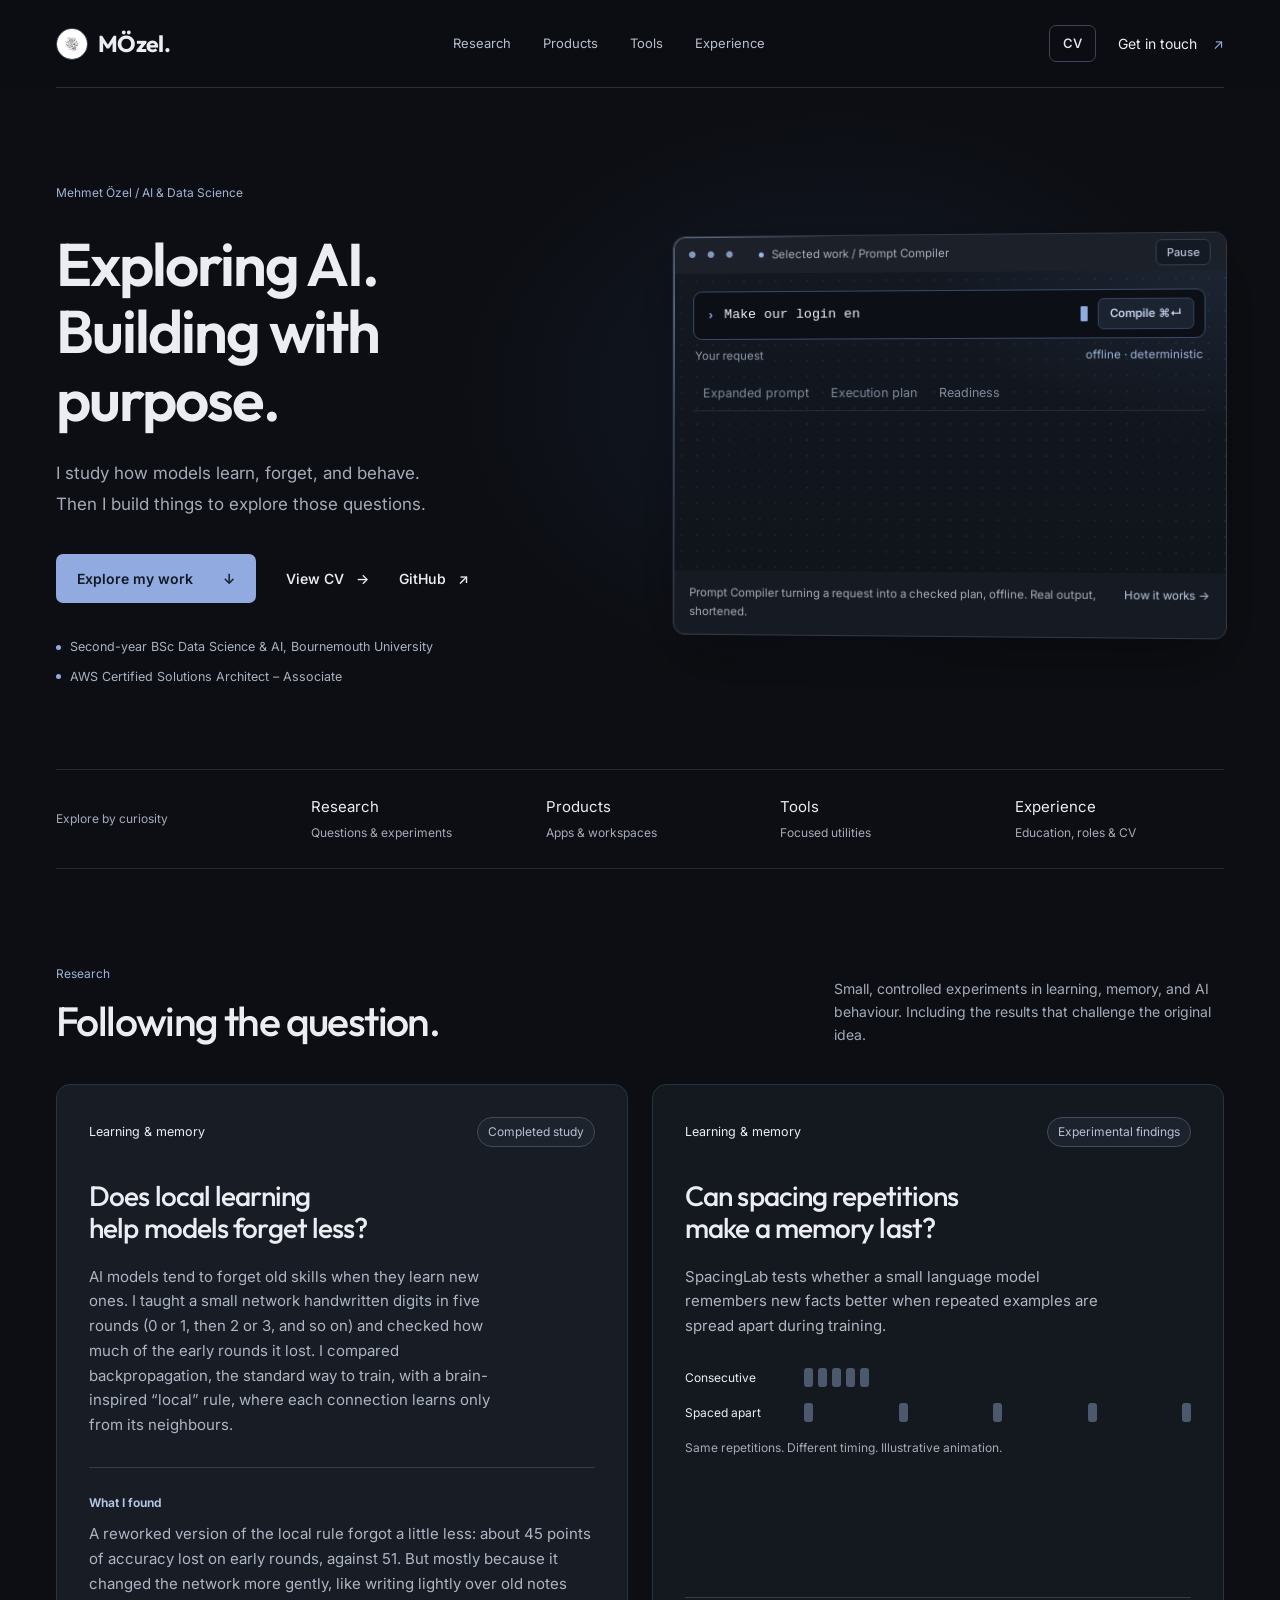
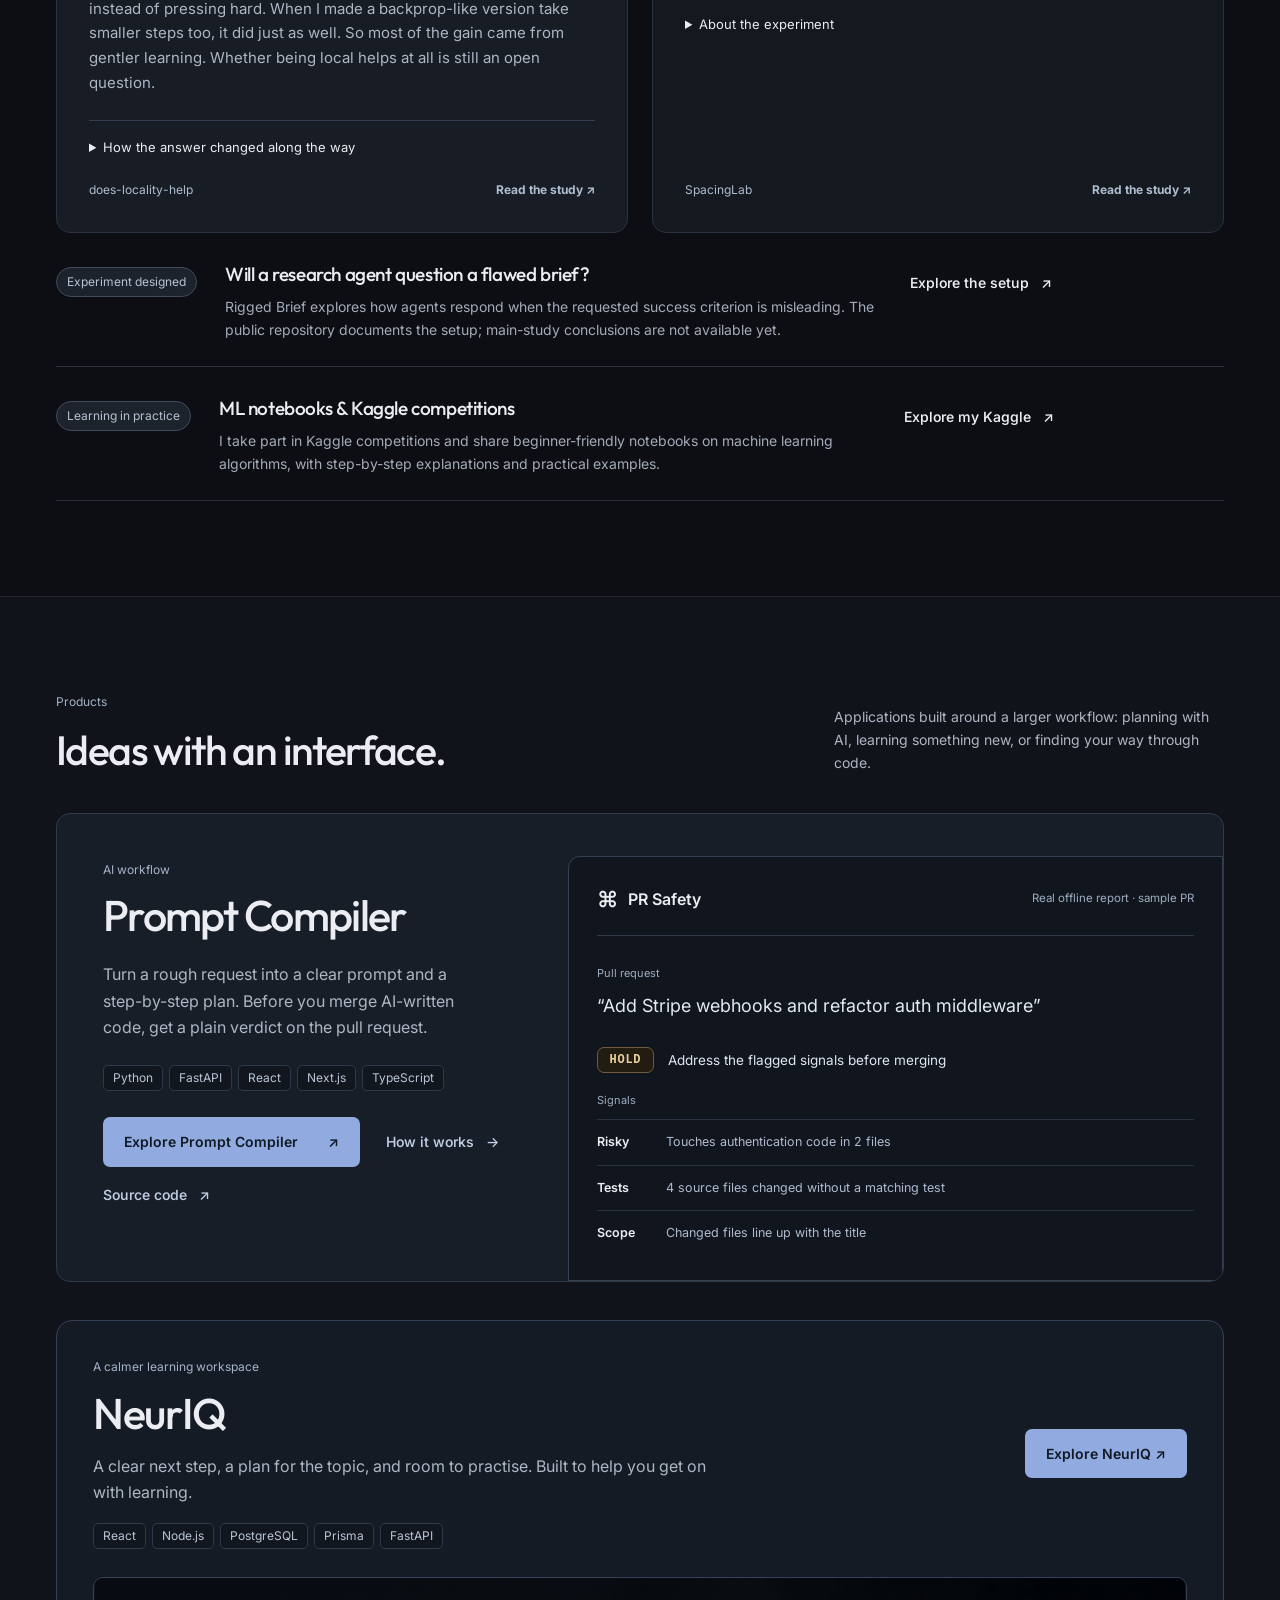
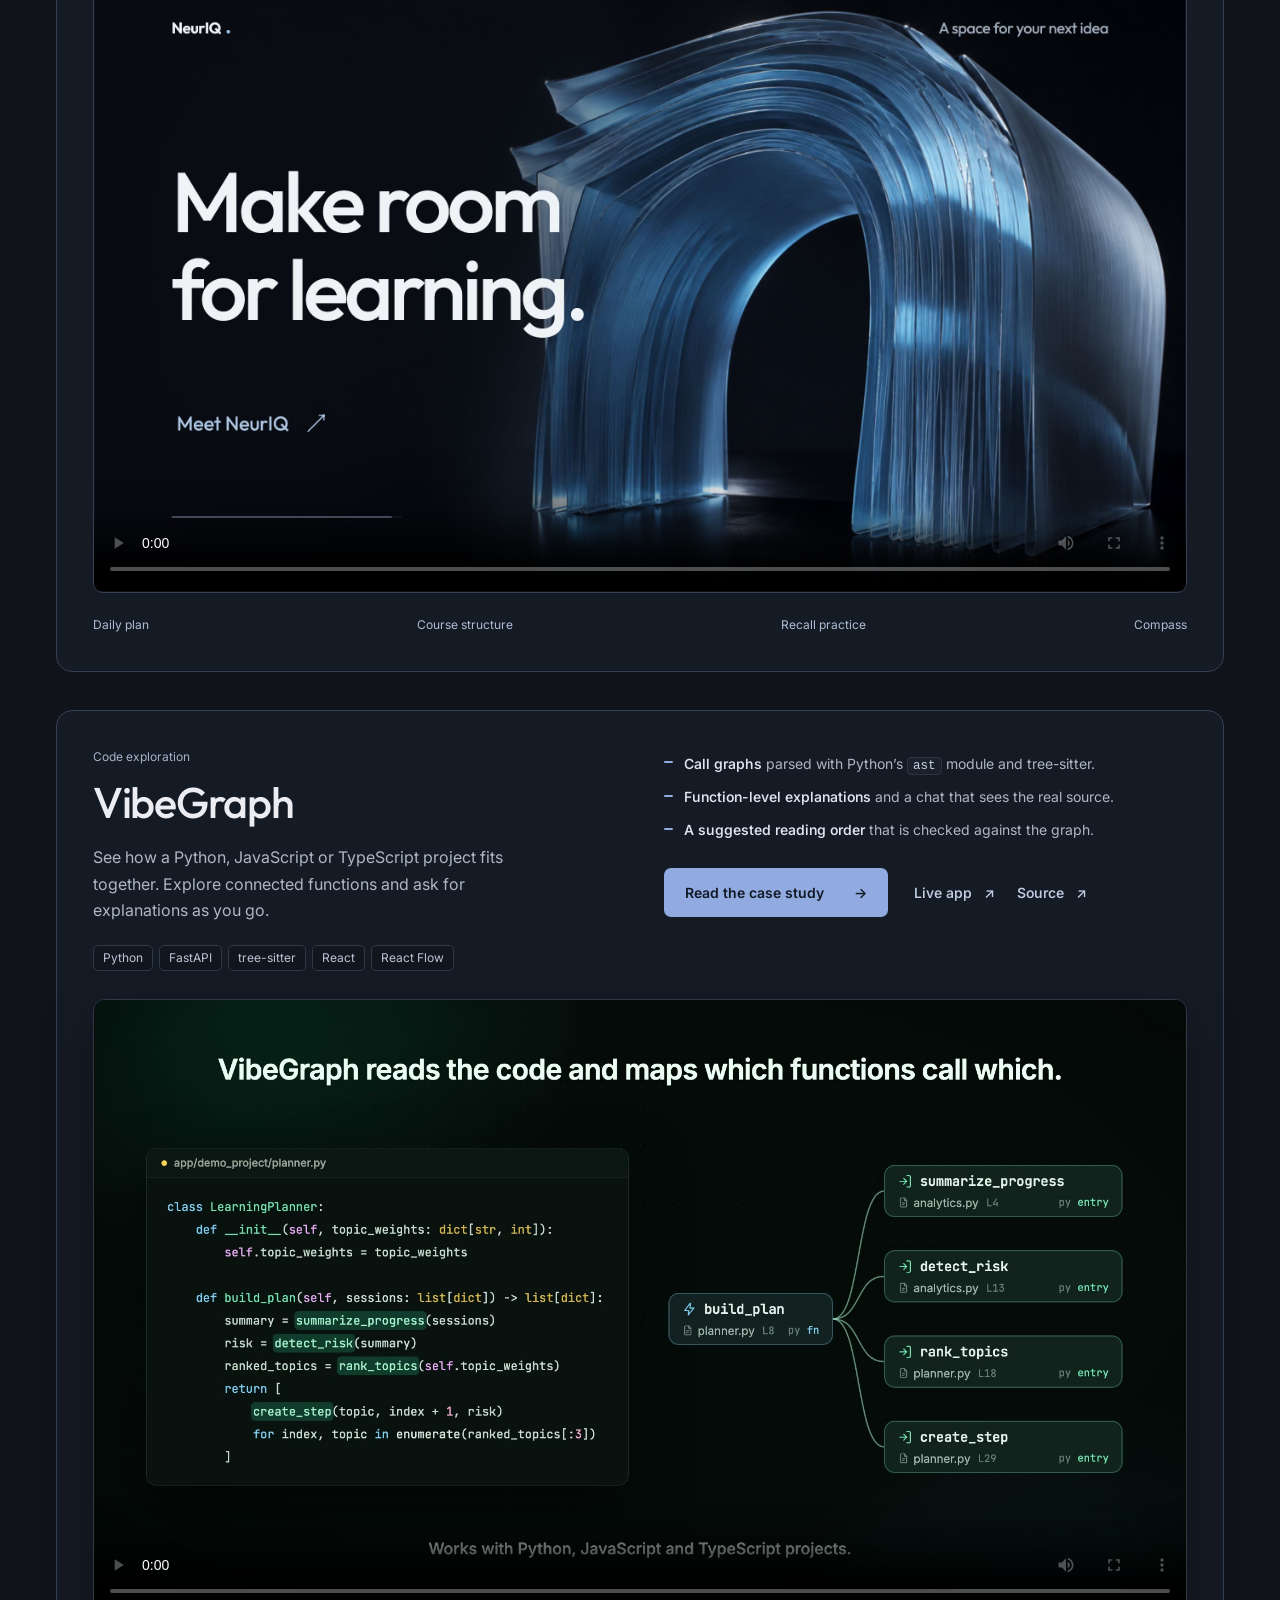
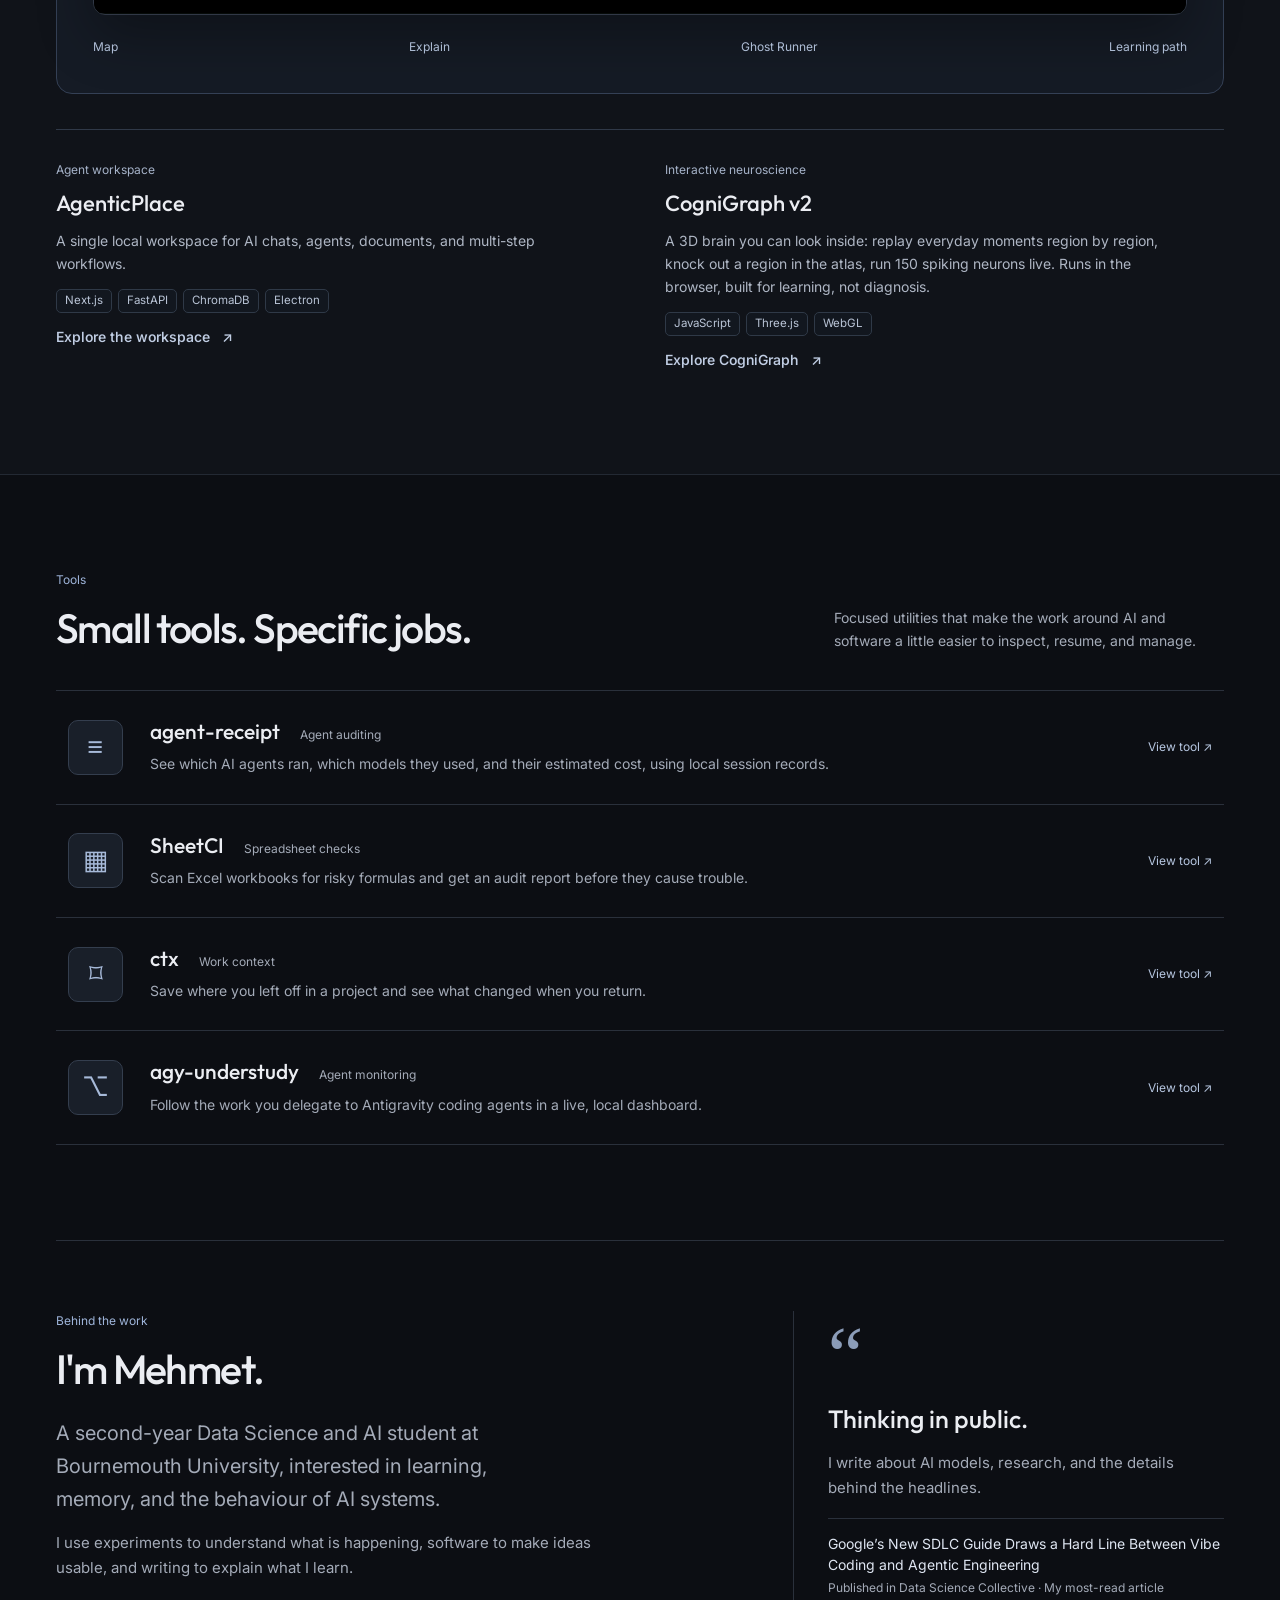
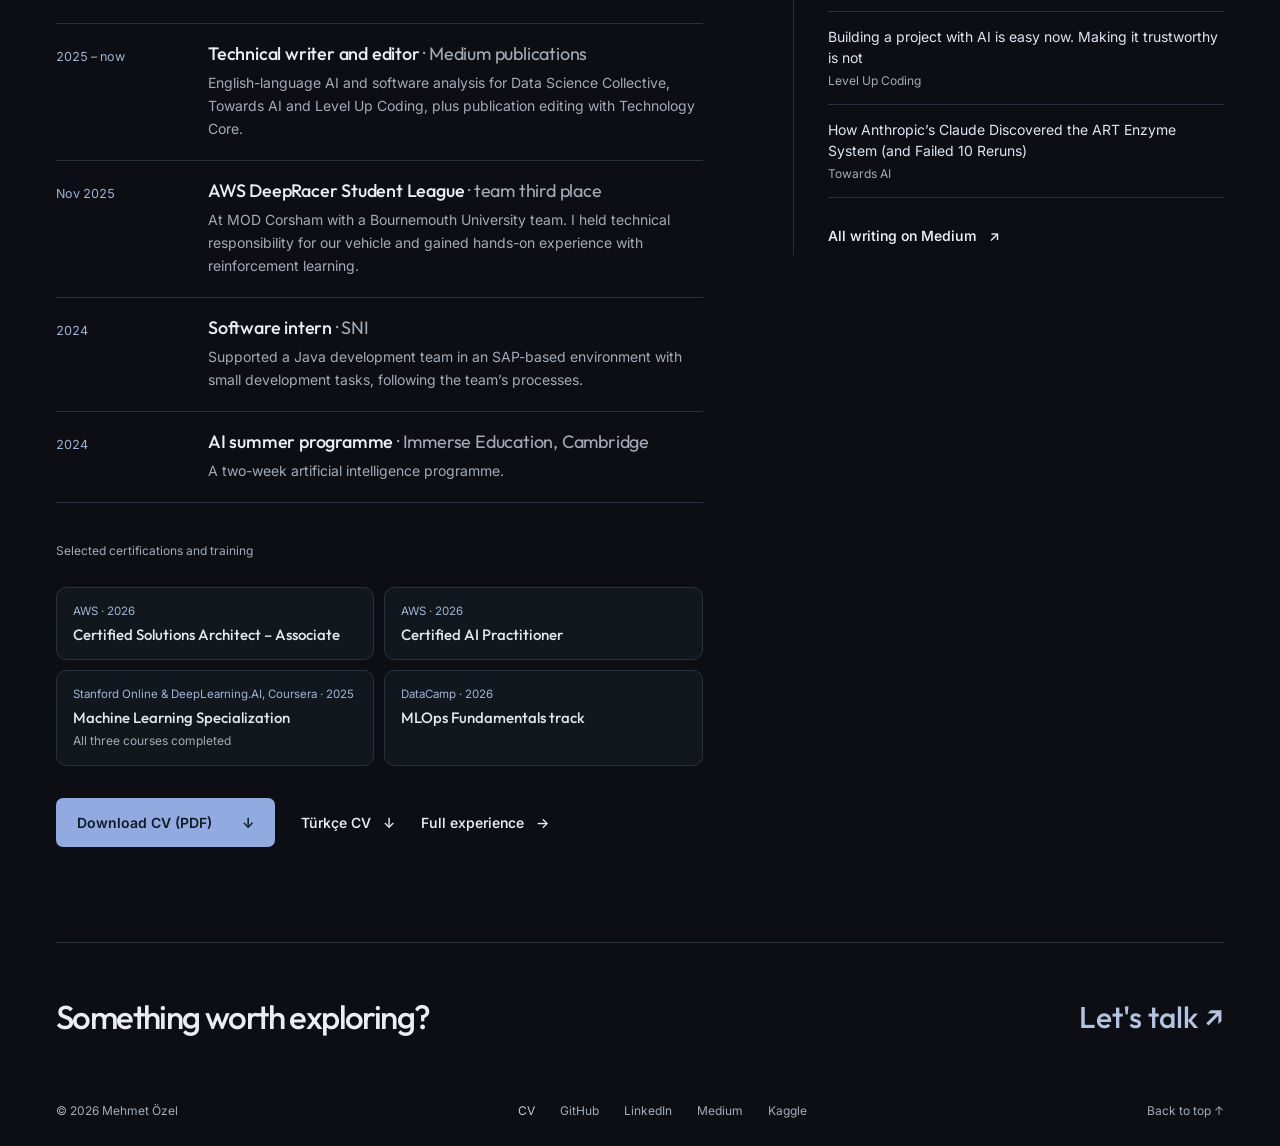
<file: index.html>
<!doctype html>
<html lang="en">
<head>
<meta charset="utf-8"><meta name="viewport" content="width=device-width, initial-scale=1">
<title>Mehmet Özel — AI research, products & tools</title>
<meta name="description" content="Mehmet Özel is a second-year Data Science and AI student at Bournemouth University. He runs small experiments on how AI models learn and forget, and builds AI products and tools.">
<meta name="theme-color" content="#0c0e13">
<link rel="icon" href="assets/favicon-64.png" type="image/png" sizes="64x64">
<link rel="apple-touch-icon" href="assets/apple-touch-icon.png">
<link rel="canonical" href="https://mehmetozel.com/">
<meta property="og:type" content="website">
<meta property="og:title" content="Mehmet Özel — AI research, products & tools">
<meta property="og:description" content="Data Science and AI student at Bournemouth University. Experiments on how models learn and forget, AI products, small tools and a downloadable CV.">
<meta property="og:url" content="https://mehmetozel.com/">
<meta property="og:image" content="https://mehmetozel.com/assets/neuriq-2026/poster-v4.jpg">
<meta name="twitter:card" content="summary_large_image">
<link rel="preconnect" href="https://fonts.googleapis.com"><link rel="preconnect" href="https://fonts.gstatic.com" crossorigin>
<link href="https://fonts.googleapis.com/css2?family=Inter:wght@400;500;600;700&family=Outfit:wght@400;500;600;700&display=swap" rel="stylesheet">
<link rel="stylesheet" href="styles/portfolio.css">
<link rel="stylesheet" href="styles/refined.css">
<link rel="stylesheet" href="styles/motion.css">
<script src="scripts/portfolio.js" defer></script>
<script src="scripts/compiler-demo.js" defer></script>
<link rel="stylesheet" href="styles/neuriq-showcase.css">
<link rel="stylesheet" href="styles/pages.css">
</head>
<body>
<a class="skip" href="#main">Skip to content</a>
<header class="site-header wrap"><a class="wordmark" href="#main" aria-label="Mehmet Özel home"><img class="avatar" src="assets/userprofilepicture.png" alt="" width="32" height="32">MÖzel.</a><nav aria-label="Main navigation"><a href="#research">Research</a><a href="#products">Products</a><a href="#tools">Tools</a><a href="#experience">Experience</a></nav><div class="header-actions"><a class="cv-chip" href="cv/">CV</a><a class="header-link" href="mailto:mehmet.ozel2701@gmail.com">Get in touch <span aria-hidden="true">↗</span></a></div></header>
<main id="main">
<section class="hero wrap" aria-labelledby="hero-title">
<div class="hero-copy"><p class="intro">Mehmet Özel / AI &amp; Data Science</p><h1 id="hero-title"><span class="line">Exploring AI.</span><br><span class="line">Building with purpose.</span></h1><p class="hero-desc">I study how models learn, forget, and behave.<br class="desktop"> Then I build things to explore those questions.</p><div class="hero-actions"><a class="button" href="#research">Explore my work <span aria-hidden="true">↓</span></a><a class="text-link" href="cv/">View CV <span aria-hidden="true">→</span></a><a class="text-link" href="https://github.com/madara88645">GitHub <span aria-hidden="true">↗</span></a></div><ul class="hero-meta" aria-label="At a glance"><li>Second-year BSc Data Science &amp; AI, Bournemouth University</li><li>AWS Certified Solutions Architect – Associate</li></ul></div>
<figure class="hero-window compiler-demo" data-compiler-demo aria-labelledby="demo-caption"><div class="window-bar"><span aria-hidden="true">● ● ●</span><span class="demo-label">Selected work / Prompt Compiler</span><button class="demo-toggle" type="button" aria-pressed="false" hidden>Pause</button></div><div class="demo-stage" aria-hidden="true"><div class="demo-input"><span class="demo-prefix">›</span><span class="demo-typed"></span><span class="demo-caret"></span><span class="demo-compile">Compile<span> ⌘↵</span></span></div><div class="demo-meta"><span>Your request</span><span class="demo-status">offline · deterministic</span></div><div class="demo-tabs"><span data-tab="prompt">Expanded prompt</span><span data-tab="plan">Execution plan</span><span data-tab="ready">Readiness</span></div><div class="demo-panels"><div class="demo-panel" data-panel="prompt"></div><div class="demo-panel" data-panel="plan"></div><div class="demo-panel" data-panel="ready"></div></div><noscript><img class="demo-fallback" src="assets/compiler/compiler-tour-poster.jpg" alt="" width="960" height="540"></noscript></div><figcaption id="demo-caption"><span>Prompt Compiler turning a request into a checked plan, offline. Real output, shortened.</span><a href="compiler/">How it works →</a></figcaption></figure></section>
<div class="work-index wrap" id="projects"><span>Explore by curiosity</span><a href="#research">Research <small>Questions &amp; experiments</small></a><a href="#products">Products <small>Apps &amp; workspaces</small></a><a href="#tools">Tools <small>Focused utilities</small></a><a href="#experience">Experience <small>Education, roles &amp; CV</small></a></div>
<section id="research" class="research section wrap" aria-labelledby="research-title"><div class="section-head"><div><p class="section-label">Research</p><h2 id="research-title">Following the question.</h2></div><p>Small, controlled experiments in learning, memory, and AI behaviour. Including the results that challenge the original idea.</p></div>
<div class="research-grid"><article class="study featured-study"><div class="study-top"><span>Learning &amp; memory</span><span class="status">Completed study</span></div><h3>Does local learning<br>help models forget less?</h3><p>AI models tend to forget old skills when they learn new ones. I taught a small network handwritten digits in five rounds (0 or 1, then 2 or 3, and so on) and checked how much of the early rounds it lost. I compared backpropagation, the standard way to train, with a brain-inspired “local” rule, where each connection learns only from its neighbours.</p><div class="study-finding"><span>What I found</span><p>A reworked version of the local rule forgot a little less: about 45 points of accuracy lost on early rounds, against 51. But mostly because it changed the network more gently, like writing lightly over old notes instead of pressing hard. When I made a backprop-like version take smaller steps too, it did just as well. So most of the gain came from gentler learning. Whether being local helps at all is still an open question.</p></div><details><summary>How the answer changed along the way</summary><ol class="study-story"><li><b>Planned test:</b> no difference. My first local rule turned out to do almost the same maths as backpropagation.</li><li><b>A truly different rule</b> forgot about 5 points less, but also moved the network’s connections about four times less.</li><li><b>Smaller steps</b> explained most of that gap. A small part is still unexplained, and only one of three test setups could measure it.</li></ol></details><div class="study-bottom"><span>does-locality-help</span><a href="https://github.com/madara88645/does-locality-help">Read the study <span aria-hidden="true">↗</span></a></div></article>
<article class="study spacing-study"><div class="study-top"><span>Learning &amp; memory</span><span class="status">Experimental findings</span></div><h3>Can spacing repetitions<br>make a memory last?</h3><p>SpacingLab tests whether a small language model remembers new facts better when repeated examples are spread apart during training.</p><div class="schedule" aria-label="Illustration of consecutive versus spaced repetitions, not measured results"><div><span>Consecutive</span><div class="ticks massed"><i></i><i></i><i></i><i></i><i></i></div></div><div><span>Spaced apart</span><div class="ticks spaced"><i></i><i></i><i></i><i></i><i></i></div></div><small>Same repetitions. Different timing. Illustrative animation.</small></div><details><summary>About the experiment</summary><p>In a GPT-2 experiment with synthetic facts, spaced repetitions left longer-lasting memories. The original hypothesis was not supported as written: the conditions also differed in how much they learned. This does not establish the same effect in larger models.</p></details><div class="study-bottom"><span>SpacingLab</span><a href="https://github.com/madara88645/SpacingLab">Read the study <span aria-hidden="true">↗</span></a></div></article></div>
<article class="ongoing"><span class="status">Experiment designed</span><div><h3>Will a research agent question a flawed brief?</h3><p>Rigged Brief explores how agents respond when the requested success criterion is misleading. The public repository documents the setup; main-study conclusions are not available yet.</p></div><a class="text-link" href="https://github.com/madara88645/rigged-brief">Explore the setup <span aria-hidden="true">↗</span></a></article>
<article class="ongoing" id="kaggle"><span class="status">Learning in practice</span><div><h3>ML notebooks &amp; Kaggle competitions</h3><p>I take part in Kaggle competitions and share beginner-friendly notebooks on machine learning algorithms, with step-by-step explanations and practical examples.</p></div><a class="text-link" href="https://www.kaggle.com/mehmetozell">Explore my Kaggle <span aria-hidden="true">↗</span></a></article>
</section>
<section id="products" class="products section" aria-labelledby="products-title"><div class="wrap"><div class="section-head"><div><p class="section-label">Products</p><h2 id="products-title">Ideas with an interface.</h2></div><p>Applications built around a larger workflow: planning with AI, learning something new, or finding your way through code.</p></div>
<article class="product-primary"><div class="product-copy"><span class="product-type">AI workflow</span><h3>Prompt Compiler</h3><p>Turn a rough request into a clear prompt and a step-by-step plan. Before you merge AI-written code, get a plain verdict on the pull request.</p><ul class="stack" aria-label="Built with"><li>Python</li><li>FastAPI</li><li>React</li><li>Next.js</li><li>TypeScript</li></ul><div class="feature-actions"><a class="button" href="https://prcompiler.com">Explore Prompt Compiler <span aria-hidden="true">↗</span></a><a class="text-link" href="compiler/">How it works <span aria-hidden="true">→</span></a><a class="text-link" href="https://github.com/madara88645/Compiler">Source code <span aria-hidden="true">↗</span></a></div></div><div class="compiler-preview pr-preview" role="img" aria-label="PR Safety report for a sample pull request: verdict hold, because auth code changed without tests. Real offline output, shortened."><div class="preview-header"><span class="mini-mark" aria-hidden="true">⌘</span> PR Safety <span>Real offline report · sample PR</span></div><div class="request"><span>Pull request</span><p>“Add Stripe webhooks and refactor auth middleware”</p></div><div class="pr-verdict"><b>Hold</b><p>Address the flagged signals before merging</p></div><div class="plan"><span>Signals</span><div><b>Risky</b><p>Touches authentication code in 2 files</p></div><div><b>Tests</b><p>4 source files changed without a matching test</p></div><div><b>Scope</b><p>Changed files line up with the title</p></div></div></div></article>
<article class="neuriq-feature" id="neuriq-showcase"><div class="neuriq-feature-head"><div><span class="product-type">A calmer learning workspace</span><h3>NeurIQ</h3><p>A clear next step, a plan for the topic, and room to practise. Built to help you get on with learning.</p><ul class="stack" aria-label="Built with"><li>React</li><li>Node.js</li><li>PostgreSQL</li><li>Prisma</li><li>FastAPI</li></ul></div><a class="button" href="neurIQ/">Explore NeurIQ ↗</a></div><video controls playsinline preload="metadata" poster="assets/neuriq-2026/poster-v4.jpg" aria-label="NeurIQ product tour: daily plan, course structure, recall practice and Compass"><source src="assets/neuriq-2026/neuriq-film-dark-v5.mp4" type="video/mp4"></video><div class="neuriq-feature-foot"><span>Daily plan</span><span>Course structure</span><span>Recall practice</span><span>Compass</span></div></article><article class="vibe-feature" id="vibegraph"><div class="vibe-copy"><span class="product-type">Code exploration</span><h3>VibeGraph</h3><p class="lead">See how a Python, JavaScript or TypeScript project fits together. Explore connected functions and ask for explanations as you go.</p><ul class="stack" aria-label="Built with"><li>Python</li><li>FastAPI</li><li>tree-sitter</li><li>React</li><li>React Flow</li></ul></div><div class="vibe-detail"><ul class="points"><li><b>Call graphs</b> parsed with Python’s <code>ast</code> module and tree-sitter.</li><li><b>Function-level explanations</b> and a chat that sees the real source.</li><li><b>A suggested reading order</b> that is checked against the graph.</li></ul><div class="feature-actions"><a class="button" href="vibegraph/">Read the case study <span class="go" aria-hidden="true">→</span></a><a class="text-link" href="https://vibegraph.dev">Live app <span aria-hidden="true">↗</span></a><a class="text-link" href="https://github.com/madara88645/VibeGraph">Source <span aria-hidden="true">↗</span></a></div></div><video class="vibe-film" controls playsinline preload="metadata" poster="assets/vibegraph/film-poster-v2.jpg" width="1920" height="1080" aria-label="VibeGraph explainer film: a project mapped as a call graph, a function explained in plain language and as an analogy, Ghost Runner walking the calls, and a suggested reading order"><source src="assets/vibegraph/vibegraph-film-v2.mp4" type="video/mp4"></video><div class="vibe-foot"><span>Map</span><span>Explain</span><span>Ghost Runner</span><span>Learning path</span></div></article>
<div class="more-products"><article><span class="product-type">Agent workspace</span><h3>AgenticPlace</h3><p>A single local workspace for AI chats, agents, documents, and multi-step workflows.</p><ul class="stack" aria-label="Built with"><li>Next.js</li><li>FastAPI</li><li>ChromaDB</li><li>Electron</li></ul><a class="text-link" href="agenticplace/">Explore the workspace <span aria-hidden="true">↗</span></a></article><article><span class="product-type">Interactive neuroscience</span><h3>CogniGraph v2</h3><p>A 3D brain you can look inside: replay everyday moments region by region, knock out a region in the atlas, run 150 spiking neurons live. Runs in the browser, built for learning, not diagnosis.</p><ul class="stack" aria-label="Built with"><li>JavaScript</li><li>Three.js</li><li>WebGL</li></ul><a class="text-link" href="cognigraph/">Explore CogniGraph <span aria-hidden="true">↗</span></a></article></div></div></section>
<section id="tools" class="tools section wrap" aria-labelledby="tools-title"><div class="section-head"><div><p class="section-label">Tools</p><h2 id="tools-title">Small tools. Specific jobs.</h2></div><p>Focused utilities that make the work around AI and software a little easier to inspect, resume, and manage.</p></div>
<div class="tool-list"><a class="tool" href="https://github.com/madara88645/agent-receipt"><span class="tool-icon" aria-hidden="true">≡</span><div><h3>agent-receipt <span>Agent auditing</span></h3><p>See which AI agents ran, which models they used, and their estimated cost, using local session records.</p></div><span class="tool-open" aria-hidden="true">View tool ↗</span></a><a class="tool" href="https://github.com/madara88645/SheetCI"><span class="tool-icon" aria-hidden="true">▦</span><div><h3>SheetCI <span>Spreadsheet checks</span></h3><p>Scan Excel workbooks for risky formulas and get an audit report before they cause trouble.</p></div><span class="tool-open" aria-hidden="true">View tool ↗</span></a><a class="tool" href="https://github.com/madara88645/ctx"><span class="tool-icon" aria-hidden="true">⌑</span><div><h3>ctx <span>Work context</span></h3><p>Save where you left off in a project and see what changed when you return.</p></div><span class="tool-open" aria-hidden="true">View tool ↗</span></a><a class="tool" href="https://github.com/madara88645/agy-understudy"><span class="tool-icon" aria-hidden="true">⌥</span><div><h3>agy-understudy <span>Agent monitoring</span></h3><p>Follow the work you delegate to Antigravity coding agents in a live, local dashboard.</p></div><span class="tool-open" aria-hidden="true">View tool ↗</span></a></div></section>
<section id="experience" class="about experience section wrap" aria-labelledby="experience-title"><div class="experience-intro"><p class="section-label">Behind the work</p><h2 id="experience-title">I'm Mehmet.</h2><p class="about-lead">A second-year Data Science and AI student at Bournemouth University, interested in learning, memory, and the behaviour of AI systems.</p><p>I use experiments to understand what is happening, software to make ideas usable, and writing to explain what I learn.</p>
<ol class="timeline" aria-label="Experience and achievements"><li><span class="when">2025 – now</span><div><h3>Technical writer and editor <span>· Medium publications</span></h3><p>English-language AI and software analysis for Data Science Collective, Towards AI and Level Up Coding, plus publication editing with Technology Core.</p></div></li><li><time class="when" datetime="2025-11-10">Nov 2025</time><div><h3>AWS DeepRacer Student League <span>· team third place</span></h3><p>At MOD Corsham with a Bournemouth University team. I held technical responsibility for our vehicle and gained hands-on experience with reinforcement learning.</p></div></li><li><time class="when" datetime="2024">2024</time><div><h3>Software intern <span>· SNI</span></h3><p>Supported a Java development team in an SAP-based environment with small development tasks, following the team’s processes.</p></div></li><li><time class="when" datetime="2024">2024</time><div><h3>AI summer programme <span>· Immerse Education, Cambridge</span></h3><p>A two-week artificial intelligence programme.</p></div></li></ol>
<p class="creds-label">Selected certifications and training</p><ul class="creds"><li><small>AWS · 2026</small><strong>Certified Solutions Architect – Associate</strong></li><li><small>AWS · 2026</small><strong>Certified AI Practitioner</strong></li><li><small>Stanford Online &amp; DeepLearning.AI, Coursera · 2025</small><strong>Machine Learning Specialization</strong><span>All three courses completed</span></li><li><small>DataCamp · 2026</small><strong>MLOps Fundamentals track</strong></li></ul>
<div class="cv-actions"><a class="button" href="cv/Mehmet_Ozel_CV_EN.pdf" download>Download CV (PDF) <span aria-hidden="true">↓</span></a><a class="text-link" href="cv/Mehmet_Ozel_CV_TR.pdf" download hreflang="tr">Türkçe CV <span aria-hidden="true">↓</span></a><a class="text-link" href="cv/">Full experience <span aria-hidden="true">→</span></a></div></div>
<aside class="writing" aria-labelledby="writing-title"><span class="writing-symbol" aria-hidden="true">“</span><h3 id="writing-title">Thinking in public.</h3><p>I write about AI models, research, and the details behind the headlines.</p><ul class="articles"><li><a href="https://medium.com/data-science-collective/googles-new-sdlc-guide-draws-a-hard-line-between-vibe-coding-and-agentic-engineering-29ee5514c48c">Google’s New SDLC Guide Draws a Hard Line Between Vibe Coding and Agentic Engineering<span>Published in Data Science Collective · My most-read article</span></a></li><li><a href="https://medium.com/gitconnected/building-a-project-with-ai-is-easy-now-making-it-trustworthy-is-not-1d2835f1e48b">Building a project with AI is easy now. Making it trustworthy is not<span>Level Up Coding</span></a></li><li><a href="https://pub.towardsai.net/how-anthropics-claude-discovered-the-art-enzyme-system-and-failed-10-reruns-c9509823f3a4">How Anthropic’s Claude Discovered the ART Enzyme System (and Failed 10 Reruns)<span>Towards AI</span></a></li></ul><a class="text-link" href="https://medium.com/@mehmet.ozel2701">All writing on Medium <span aria-hidden="true">↗</span></a></aside></section>
</main><footer class="wrap" id="contact"><div><h2>Something worth exploring?</h2><a class="contact-link" href="mailto:mehmet.ozel2701@gmail.com">Let's talk <span aria-hidden="true">↗</span></a></div><div class="footer-bottom"><span>© 2026 Mehmet Özel</span><div><a href="cv/">CV</a><a href="https://github.com/madara88645">GitHub</a><a href="https://www.linkedin.com/in/mehmet-ozel-695227300">LinkedIn</a><a href="https://medium.com/@mehmet.ozel2701">Medium</a><a href="https://www.kaggle.com/mehmetozell">Kaggle</a></div><a href="#main">Back to top ↑</a></div></footer>
</body></html>
</file>
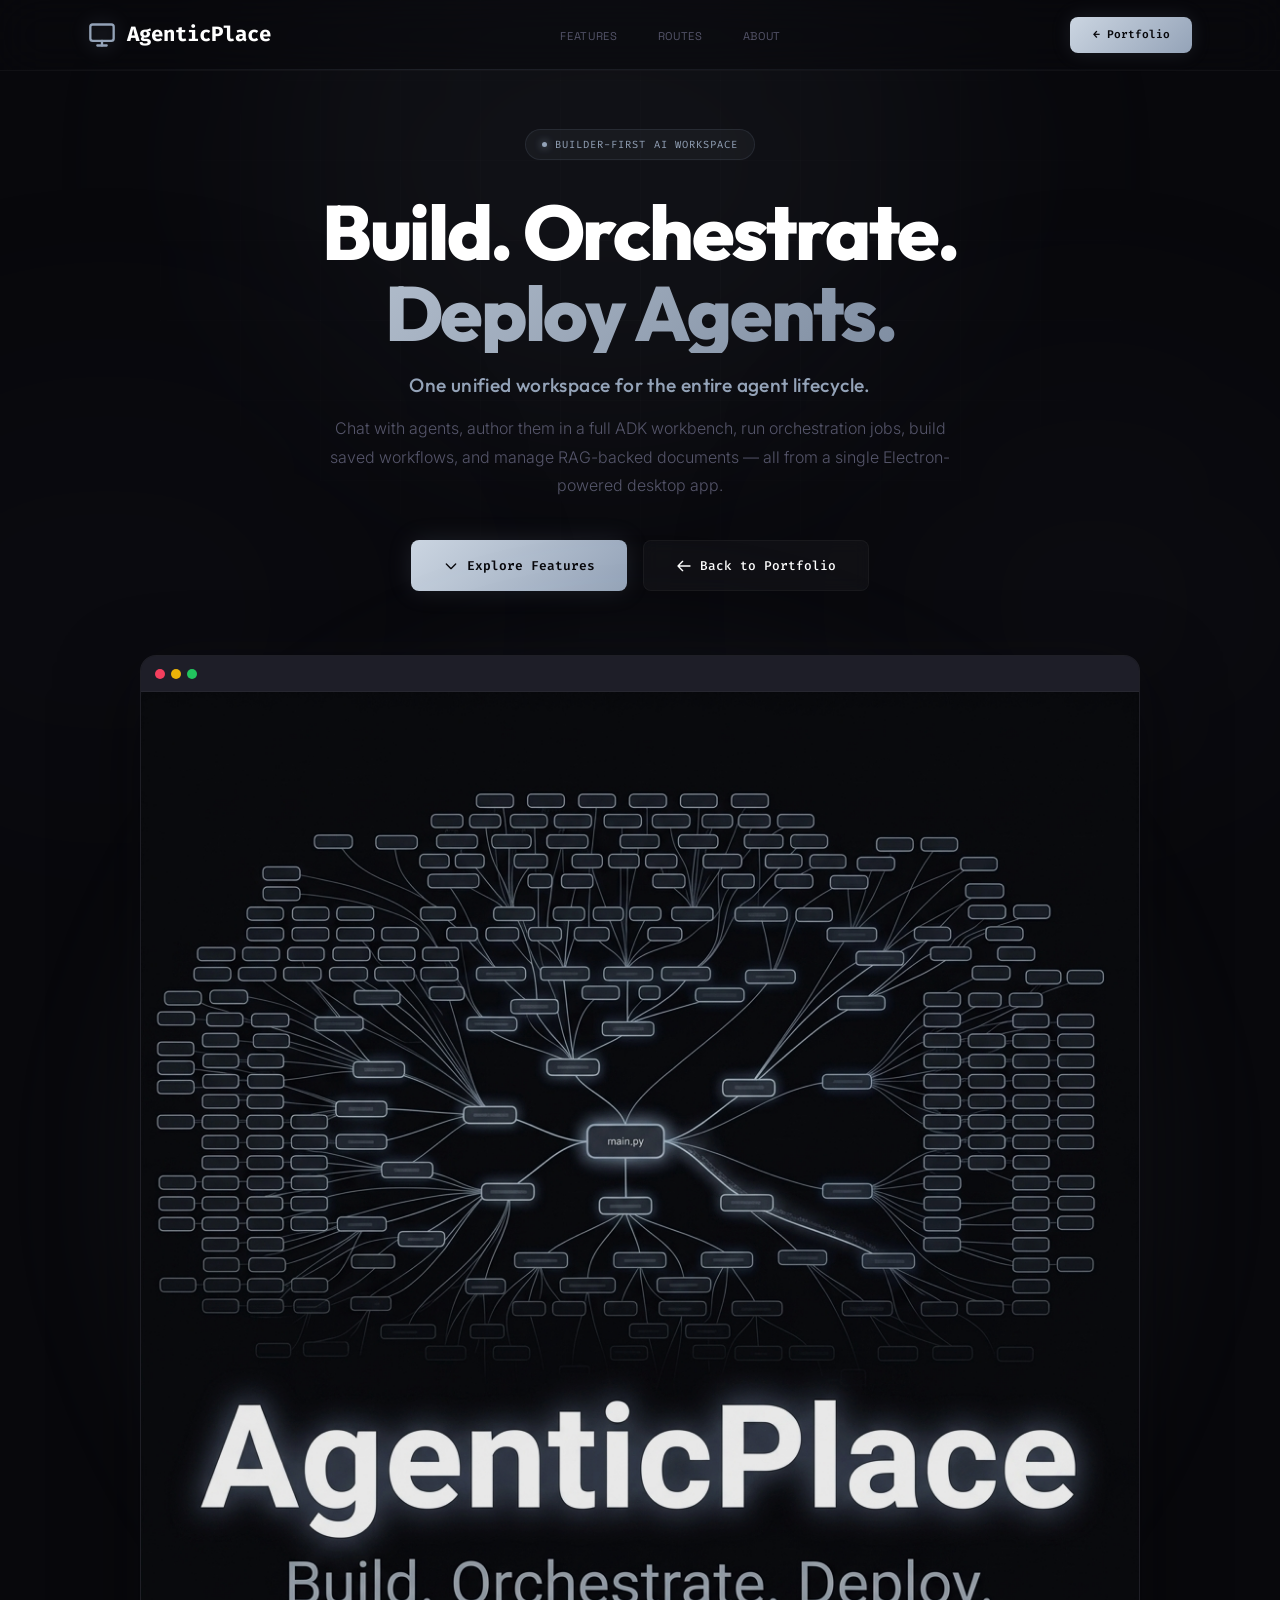
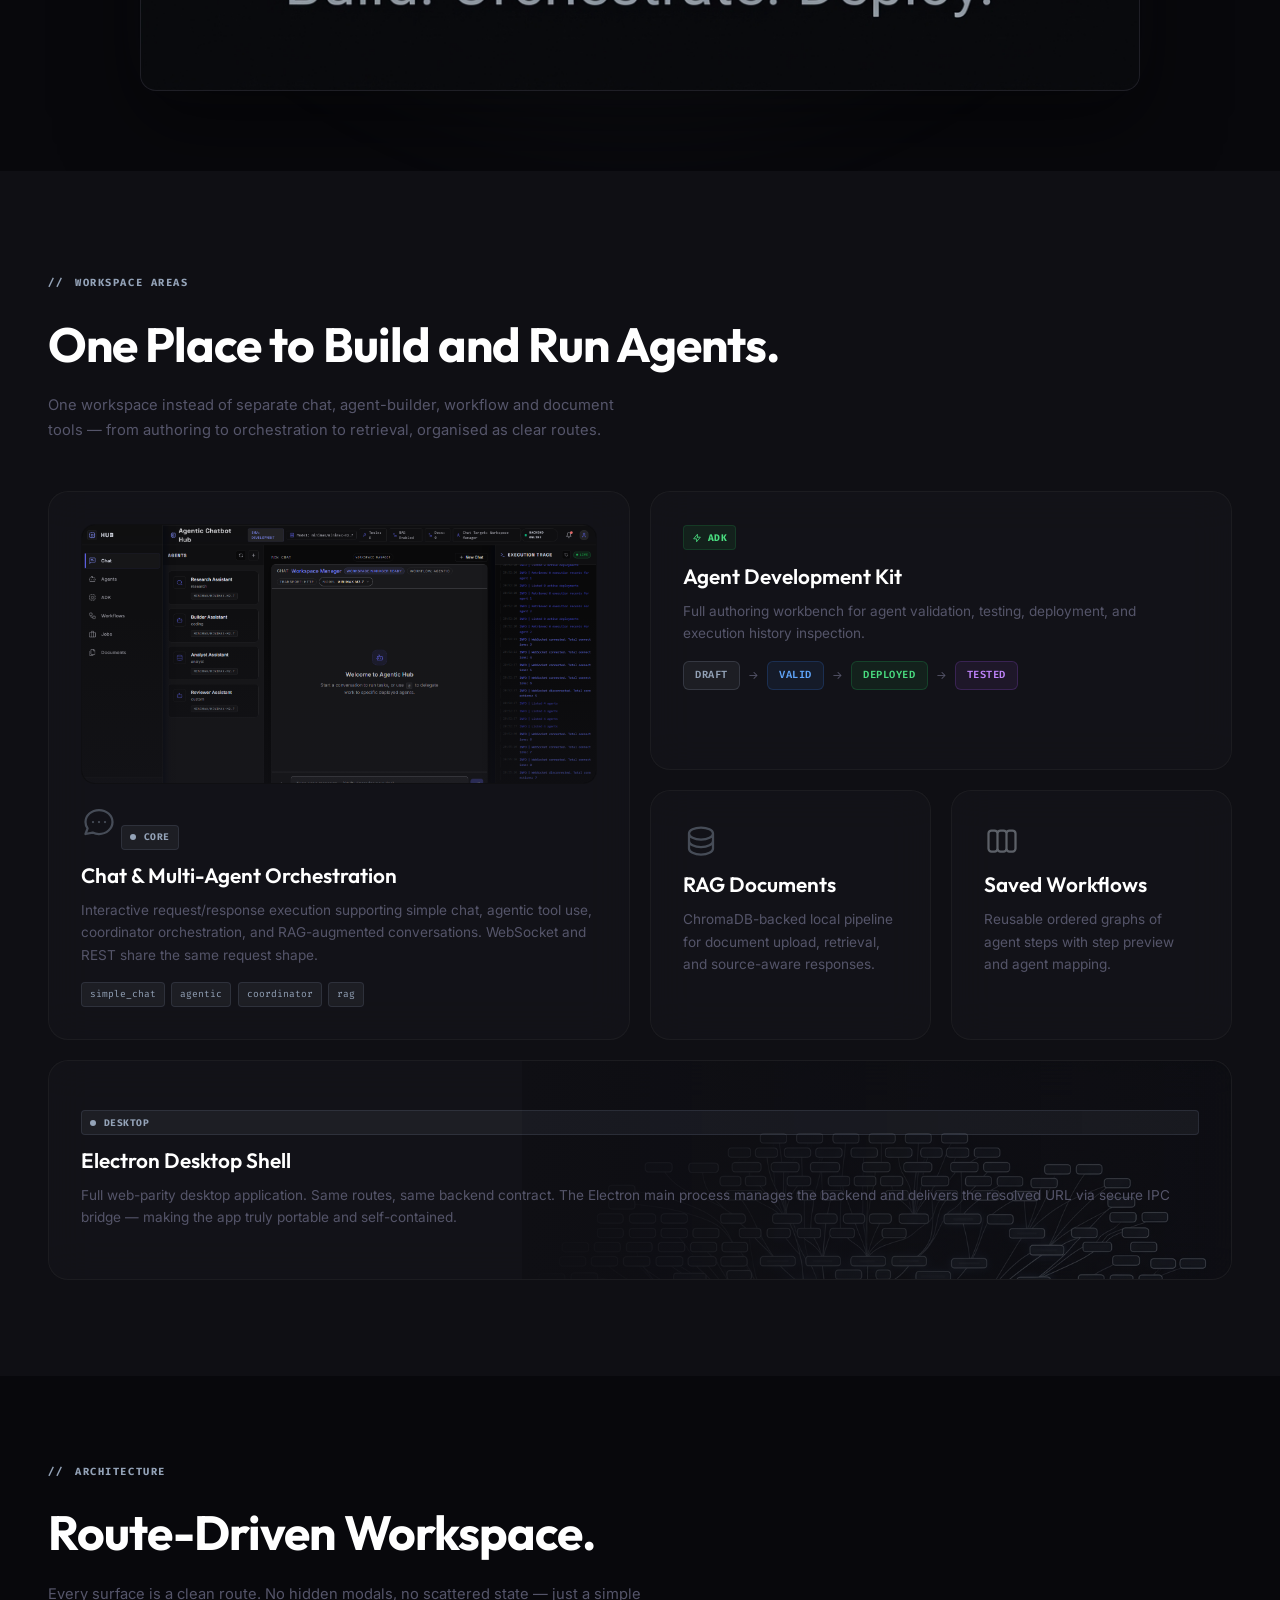
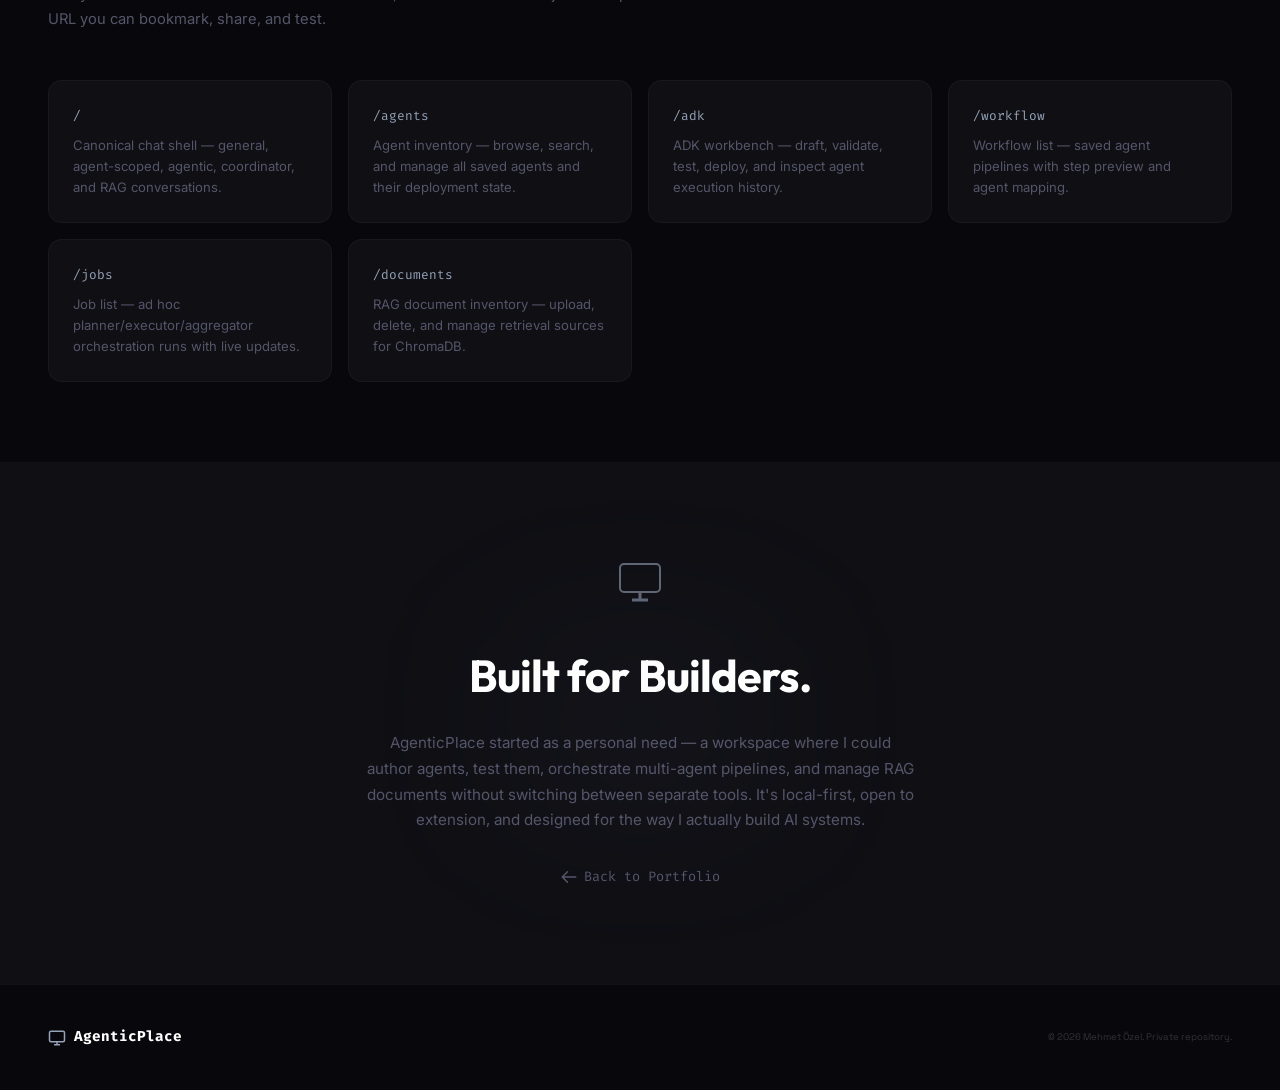
<file: agenticplace/index.html>
<!DOCTYPE html>
<html lang="en" class="scroll-smooth">
<head>
	<meta charset="UTF-8">
	<meta name="viewport" content="width=device-width, initial-scale=1.0">
	<title>AgenticPlace | Builder-First AI Workspace</title>
	<meta name="description" content="AgenticPlace — Builder-first AI workspace for chat, agent authoring, orchestration jobs, saved workflows, and RAG-backed documents.">
	<link href="https://fonts.googleapis.com/css2?family=Inter:wght@300;400;500;600;700&family=Outfit:wght@400;500;600;700;800&family=Space+Grotesk:wght@400;500;600;700&family=Fira+Code:wght@400;500&display=swap" rel="stylesheet">
	<style>
		:root{--bg:#08080C;--s1:#0F0F14;--s2:#16161D;--s3:#1E1E28;--glass:rgba(22,22,29,0.55);--primary:#94A3B8;--primary-l:#CBD5E1;--accent:#64748B;--slate:#475569;--text:#EAEAEF;--text2:#9090A5;--text3:#55556A;--border:rgba(255,255,255,0.04);--fh:'Outfit',sans-serif;--fb:'Inter',sans-serif;--fl:'Space Grotesk',monospace;--fm:'Fira Code',monospace}
		*{margin:0;padding:0;box-sizing:border-box}
		body{background:var(--bg);color:var(--text2);font-family:var(--fb);line-height:1.7;overflow-x:hidden;-webkit-font-smoothing:antialiased}
		::selection{background:rgba(148,163,184,0.25);color:#fff}

		/* ── MESH GRADIENT BG ── */
		.mesh-bg{position:fixed;inset:0;z-index:-10;pointer-events:none;overflow:hidden}
		.mesh-blob{position:absolute;border-radius:50%;filter:blur(120px);animation:drift 25s ease-in-out infinite alternate}
		.mb1{width:700px;height:600px;background:rgba(148,163,184,0.06);top:-15%;left:20%;animation-delay:0s}
		.mb2{width:500px;height:500px;background:rgba(100,116,139,0.04);bottom:5%;right:-5%;animation-delay:-8s}
		.mb3{width:600px;height:500px;background:rgba(71,85,105,0.04);top:40%;left:-15%;animation-delay:-15s}
		@keyframes drift{0%{transform:translate(0,0) scale(1)}50%{transform:translate(-20px,50px) scale(0.95)}100%{transform:translate(-10px,-40px) scale(1)}}

		.grid-overlay{position:fixed;inset:0;z-index:-8;pointer-events:none;
			background-image:linear-gradient(rgba(255,255,255,0.015) 1px,transparent 1px),linear-gradient(90deg,rgba(255,255,255,0.015) 1px,transparent 1px);
			background-size:80px 80px;mask-image:radial-gradient(ellipse 60% 50% at 50% 30%,black,transparent);-webkit-mask-image:radial-gradient(ellipse 60% 50% at 50% 30%,black,transparent)}

		/* ── NAV ── */
		.nav{position:fixed;top:0;width:100%;z-index:100;background:rgba(8,8,12,0.5);backdrop-filter:blur(24px);-webkit-backdrop-filter:blur(24px);border-bottom:1px solid var(--border)}
		.nav::after{content:'';position:absolute;bottom:0;left:0;width:100%;height:1px;background:linear-gradient(90deg,transparent,rgba(148,163,184,0.15),rgba(100,116,139,0.1),transparent)}
		.nav-in{max-width:1200px;margin:0 auto;padding:0 3rem;height:70px;display:flex;align-items:center;justify-content:space-between}
		.nlogo{display:flex;align-items:center;gap:0.7rem;text-decoration:none;font-family:var(--fm);font-weight:700;font-size:1.3rem;color:#fff}
		.nlogo svg{width:28px;height:28px;color:var(--primary);filter:drop-shadow(0 0 10px rgba(148,163,184,0.4))}
		.nlinks{display:flex;gap:2.5rem;list-style:none}
		.nlinks a{text-decoration:none;font-family:var(--fl);font-size:0.7rem;color:var(--text3);letter-spacing:0.06em;text-transform:uppercase;transition:color 0.3s;position:relative}
		.nlinks a::after{content:'';position:absolute;bottom:-4px;left:0;width:0;height:2px;border-radius:1px;background:var(--primary);transition:width 0.3s}
		.nlinks a:hover{color:#fff}.nlinks a:hover::after{width:100%}
		.ncta{display:inline-flex;align-items:center;gap:0.4rem;padding:0.5rem 1.4rem;font-family:var(--fm);font-size:0.7rem;font-weight:600;color:var(--bg);background:linear-gradient(135deg,var(--primary-l),var(--primary));border:none;border-radius:8px;text-decoration:none;transition:all 0.3s;box-shadow:0 0 20px rgba(148,163,184,0.15)}
		.ncta:hover{box-shadow:0 0 30px rgba(148,163,184,0.25);transform:translateY(-1px)}

		/* ── HERO ── */
		.hero{min-height:100vh;display:flex;align-items:center;padding:8rem 3rem 5rem;position:relative;perspective:1200px}
		.hero-inner{max-width:1200px;margin:0 auto;width:100%;text-align:center}
		.hero-chip{display:inline-flex;align-items:center;gap:0.5rem;padding:0.35rem 1rem;border-radius:999px;background:rgba(148,163,184,0.06);border:1px solid rgba(148,163,184,0.12);font-family:var(--fm);font-size:0.65rem;color:var(--primary);letter-spacing:0.1em;text-transform:uppercase;margin-bottom:2rem}
		.hero-chip .dot{width:5px;height:5px;border-radius:50%;background:var(--primary);box-shadow:0 0 8px var(--primary);animation:pulse 2s infinite}
		@keyframes pulse{0%,100%{opacity:1}50%{opacity:0.3}}

		.hero h1{font-family:var(--fh);font-size:clamp(2.8rem,6vw,5rem);font-weight:800;line-height:1.05;letter-spacing:-0.03em;margin-bottom:1rem}
		.hero h1 .w{display:block;color:#fff}
		.hero h1 .g{display:block;background:linear-gradient(135deg,var(--primary-l),var(--accent));-webkit-background-clip:text;-webkit-text-fill-color:transparent}
		.hero-sub{font-family:var(--fh);font-size:1.2rem;color:var(--primary);font-weight:500;margin-bottom:0.75rem;letter-spacing:0.02em}
		.hero-desc{font-size:1rem;color:var(--text3);max-width:620px;margin:0 auto 2.5rem;font-weight:300;line-height:1.8}
		.hero-btns{display:flex;gap:1rem;justify-content:center;flex-wrap:wrap;margin-bottom:4rem}
		.btn-pri{display:inline-flex;align-items:center;gap:0.5rem;padding:0.85rem 2rem;font-family:var(--fm);font-size:0.8rem;font-weight:600;color:var(--bg);background:linear-gradient(135deg,var(--primary-l),var(--primary));border:none;border-radius:8px;text-decoration:none;transition:all 0.4s;box-shadow:0 0 25px rgba(148,163,184,0.15)}
		.btn-pri:hover{box-shadow:0 0 40px rgba(148,163,184,0.25);transform:translateY(-2px)}
		.btn-pri svg{width:16px;height:16px}
		.btn-sec{display:inline-flex;align-items:center;gap:0.5rem;padding:0.85rem 2rem;font-family:var(--fm);font-size:0.8rem;font-weight:500;color:#fff;background:var(--glass);backdrop-filter:blur(8px);border:1px solid var(--border);border-radius:8px;text-decoration:none;transition:all 0.3s}
		.btn-sec:hover{background:rgba(255,255,255,0.06);border-color:rgba(255,255,255,0.1)}
		.btn-sec svg{width:16px;height:16px}

		/* ── 3D BROWSER MOCKUP ── */
		.browser-wrap{max-width:1000px;margin:0 auto;position:relative;transform:rotateX(6deg);transform-style:preserve-3d;transition:transform 0.6s ease;perspective:1200px}
		.browser-wrap:hover{transform:rotateX(2deg)}
		.browser-wrap::before{content:'';position:absolute;inset:-20px;background:rgba(148,163,184,0.06);filter:blur(60px);border-radius:50%;z-index:-1}
		.browser-mock{background:var(--s2);border:1px solid var(--border);border-radius:16px;overflow:hidden;box-shadow:0 30px 80px rgba(0,0,0,0.5),0 0 60px rgba(148,163,184,0.04)}
		.browser-bar{height:36px;background:var(--s3);display:flex;align-items:center;gap:6px;padding:0 14px;border-bottom:1px solid var(--border)}
		.browser-bar .d{width:10px;height:10px;border-radius:50%}
		.d-r{background:#F43F5E}.d-y{background:#EAB308}.d-g{background:#22C55E}
		.browser-body img{width:100%;display:block;opacity:0.9}

		/* ── FEATURES BENTO ── */
		.features{padding:6rem 3rem;background:var(--s1);position:relative}
		.features-in{max-width:1200px;margin:0 auto}
		.sec-tag{display:inline-flex;align-items:center;gap:0.75rem;font-family:var(--fm);font-size:0.65rem;font-weight:700;letter-spacing:0.15em;text-transform:uppercase;margin-bottom:0.75rem;color:var(--primary)}
		.sec-tag::before{content:'//';color:var(--primary)}
		.sec-title{font-family:var(--fh);font-size:clamp(2rem,4vw,3rem);font-weight:700;color:#fff;margin-bottom:0.5rem;letter-spacing:-0.02em}
		.sec-desc{font-size:0.92rem;color:var(--text3);max-width:600px;margin-bottom:3rem;line-height:1.7}

		.bento{display:grid;grid-template-columns:repeat(4,1fr);grid-template-rows:auto auto auto;gap:1.25rem}
		.bc{background:var(--glass);backdrop-filter:blur(20px);-webkit-backdrop-filter:blur(20px);border:1px solid var(--border);border-radius:20px;padding:2rem;
			transition:all 0.5s cubic-bezier(0.4,0,0.2,1);position:relative;overflow:hidden}
		.bc::before{content:'';position:absolute;inset:-1px;border-radius:20px;padding:1px;
			background:linear-gradient(135deg,rgba(148,163,184,0.12),transparent 50%);
			-webkit-mask:linear-gradient(#fff 0 0) content-box,linear-gradient(#fff 0 0);-webkit-mask-composite:xor;mask-composite:exclude;pointer-events:none;opacity:0;transition:opacity 0.4s}
		.bc:hover::before{opacity:1}
		.bc:hover{transform:translateY(-4px);box-shadow:0 16px 50px rgba(0,0,0,0.3),0 0 30px rgba(148,163,184,0.05);border-color:rgba(148,163,184,0.12)}
		.bc.c2x2{grid-column:span 2;grid-row:span 2}
		.bc.c2x1{grid-column:span 2}
		.bc.c4x1{grid-column:span 4}

		.bc .feat-img{width:100%;height:200px;border-radius:14px;overflow:hidden;margin-bottom:1.25rem;position:relative;border:1px solid var(--border)}
		.bc .feat-img img{width:100%;height:100%;object-fit:cover;object-position:top;opacity:0.8;transition:all 0.5s}
		.bc .feat-img.product-shot{height:260px;background:#050508}
		.bc .feat-img.product-shot img{object-position:center top;opacity:0.92}
		.bc .feat-img.product-shot::after{background:linear-gradient(to top,rgba(22,22,29,0.42),transparent 65%)}
		.bc:hover .feat-img img{opacity:1;transform:scale(1.03)}
		.bc .feat-img::after{content:'';position:absolute;inset:0;background:linear-gradient(to top,rgba(22,22,29,0.8),transparent 50%)}

		.bc .chip{display:inline-flex;align-items:center;gap:0.35rem;padding:0.2rem 0.5rem;border-radius:4px;font-family:var(--fm);font-size:0.6rem;font-weight:700;text-transform:uppercase;letter-spacing:0.06em;margin-bottom:0.5rem}
		.chip-s{background:rgba(148,163,184,0.08);color:#94A3B8;border:1px solid rgba(148,163,184,0.15)}
		.chip-g{background:rgba(34,197,94,0.08);color:#4ADE80;border:1px solid rgba(34,197,94,0.15)}
		.bc h4{font-family:var(--fh);font-size:1.3rem;font-weight:600;color:#fff;margin-bottom:0.35rem}
		.bc p{font-size:0.85rem;color:var(--text3);line-height:1.65}
		.bc .icon{width:36px;height:36px;color:var(--primary);opacity:0.4;transition:opacity 0.3s;margin-bottom:auto}
		.bc:hover .icon{opacity:0.8}

		/* Lifecycle flow */
		.lifecycle{display:flex;align-items:center;gap:0.5rem;margin:1rem 0;flex-wrap:wrap}
		.lf-step{padding:0.3rem 0.7rem;border-radius:6px;font-family:var(--fm);font-size:0.65rem;font-weight:600;text-transform:uppercase;letter-spacing:0.05em}
		.lf-step.s1{background:rgba(148,163,184,0.08);color:var(--primary);border:1px solid rgba(148,163,184,0.2)}
		.lf-step.s2{background:rgba(59,130,246,0.08);color:#60A5FA;border:1px solid rgba(59,130,246,0.2)}
		.lf-step.s3{background:rgba(34,197,94,0.08);color:#4ADE80;border:1px solid rgba(34,197,94,0.2)}
		.lf-step.s4{background:rgba(168,85,247,0.08);color:#C084FC;border:1px solid rgba(168,85,247,0.2)}
		.lf-arrow{color:var(--text3);font-size:0.7rem}

		/* Full-width feature with side image */
		.bc.c4x1{padding:0;display:flex;align-items:stretch;min-height:220px}
		.bc.c4x1 .feat-text{padding:2rem;flex:1;display:flex;flex-direction:column;justify-content:center;position:relative;z-index:2}
		.bc.c4x1 .feat-side{position:absolute;right:0;top:0;width:60%;height:100%;overflow:hidden}
		.bc.c4x1 .feat-side img{width:100%;height:100%;object-fit:cover;object-position:left top;opacity:0.4;transition:opacity 0.5s}
		.bc.c4x1:hover .feat-side img{opacity:0.75}
		.bc.c4x1 .feat-side::before{content:'';position:absolute;inset:0;background:linear-gradient(to right,var(--s1),transparent);z-index:1}

		/* ── ROUTE MAP ── */
		.route-map{padding:5rem 3rem;background:var(--bg)}
		.route-map-in{max-width:1200px;margin:0 auto}
		.routes{display:grid;grid-template-columns:repeat(auto-fill,minmax(280px,1fr));gap:1rem;margin-top:2rem}
		.route-card{background:var(--glass);border:1px solid var(--border);border-radius:14px;padding:1.5rem;transition:all 0.3s}
		.route-card:hover{border-color:rgba(148,163,184,0.12);transform:translateY(-2px)}
		.route-card .rpath{font-family:var(--fm);font-size:0.8rem;color:var(--primary);margin-bottom:0.5rem}
		.route-card .rdesc{font-size:0.82rem;color:var(--text3);line-height:1.6}

		/* ── CTA SECTION ── */
		.cta-section{padding:6rem 3rem;text-align:center;background:var(--s1);position:relative}
		.cta-section::before{content:'';position:absolute;top:50%;left:50%;transform:translate(-50%,-50%);width:400px;height:300px;background:radial-gradient(circle,rgba(148,163,184,0.04),transparent);filter:blur(60px);pointer-events:none}
		.cta-section .icon-big{width:48px;height:48px;color:var(--primary);opacity:0.6;margin:0 auto 1.5rem}
		.cta-section h3{font-family:var(--fh);font-size:clamp(1.8rem,4vw,2.8rem);font-weight:700;color:#fff;margin-bottom:1rem;letter-spacing:-0.02em}
		.cta-section>p{color:var(--text3);max-width:550px;margin:0 auto 2rem;font-size:0.95rem;line-height:1.7}
		.cta-links{display:flex;gap:1.5rem;justify-content:center;align-items:center;flex-wrap:wrap}
		.cta-links a{display:inline-flex;align-items:center;gap:0.4rem;font-family:var(--fm);font-size:0.85rem;color:var(--text3);text-decoration:none;transition:color 0.3s}
		.cta-links a:hover{color:var(--primary)}
		.cta-links a svg{width:18px;height:18px}

		/* ── FOOTER ── */
		.footer{padding:2.5rem 3rem;border-top:1px solid var(--border);background:var(--bg)}
		.footer-in{max-width:1200px;margin:0 auto;display:flex;align-items:center;justify-content:space-between}
		.footer-logo{display:flex;align-items:center;gap:0.5rem;font-family:var(--fm);font-weight:700;color:#fff;font-size:0.9rem}
		.footer-logo svg{width:18px;height:18px;color:var(--primary)}
		.footer-copy{font-family:var(--fl);font-size:0.6rem;color:#333}

		.sr{opacity:0;transform:translateY(30px);transition:all 0.7s ease}.sr.v{opacity:1;transform:translateY(0)}

		@media(max-width:1024px){
			.bento{grid-template-columns:1fr}.bc.c2x2,.bc.c2x1,.bc.c4x1{grid-column:span 1;grid-row:span 1}
			.bc.c4x1{flex-direction:column}.bc.c4x1 .feat-side{position:relative;width:100%;height:200px}
			.bc.c4x1 .feat-side::before{background:linear-gradient(to bottom,var(--s1),transparent)}
			.nlinks{display:none}
			.routes{grid-template-columns:1fr}
		}
		@media(max-width:600px){.cta-section{overflow:hidden}}
	</style>
</head>
<body>

<div class="mesh-bg"><div class="mesh-blob mb1"></div><div class="mesh-blob mb2"></div><div class="mesh-blob mb3"></div></div>
<div class="grid-overlay"></div>

<!-- NAV -->
<nav class="nav"><div class="nav-in">
	<a href="#" class="nlogo">
		<svg fill="none" viewBox="0 0 24 24" stroke="currentColor" stroke-width="2" stroke-linecap="round" stroke-linejoin="round"><rect x="2" y="3" width="20" height="14" rx="2" ry="2"></rect><line x1="8" y1="21" x2="16" y2="21"></line><line x1="12" y1="17" x2="12" y2="21"></line></svg>
		AgenticPlace
	</a>
	<ul class="nlinks"><li><a href="#features">Features</a></li><li><a href="#routes">Routes</a></li><li><a href="#about">About</a></li></ul>
	<a href="../" class="ncta">← Portfolio</a>
</div></nav>

<!-- HERO -->
<section class="hero">
	<div class="hero-inner">
		<div class="hero-chip"><span class="dot"></span>Builder-First AI Workspace</div>
		<h1><span class="w">Build. Orchestrate.</span><span class="g">Deploy Agents.</span></h1>
		<p class="hero-sub">One unified workspace for the entire agent lifecycle.</p>
		<p class="hero-desc">Chat with agents, author them in a full ADK workbench, run orchestration jobs, build saved workflows, and manage RAG-backed documents — all from a single Electron-powered desktop app.</p>
		<div class="hero-btns">
			<a href="#features" class="btn-pri">
				<svg fill="none" stroke="currentColor" viewBox="0 0 24 24"><path stroke-linecap="round" stroke-linejoin="round" stroke-width="2" d="M19 9l-7 7-7-7"/></svg>
				Explore Features
			</a>
			<a href="../" class="btn-sec">
				<svg fill="none" stroke="currentColor" viewBox="0 0 24 24"><path stroke-linecap="round" stroke-linejoin="round" stroke-width="2" d="M10 19l-7-7m0 0l7-7m-7 7h18"/></svg>
				Back to Portfolio
			</a>
		</div>
		<div class="browser-wrap sr">
			<div class="browser-mock">
				<div class="browser-bar"><div class="d d-r"></div><div class="d d-y"></div><div class="d d-g"></div></div>
				<div class="browser-body"><img src="../assets/agenticplace_banner.png" alt="AgenticPlace Workspace" onerror="this.src='https://images.unsplash.com/photo-1618401471353-b98afee0b2eb?q=80&w=1000&auto=format&fit=crop'"></div>
			</div>
		</div>
	</div>
</section>

<!-- FEATURES -->
<section id="features" class="features">
	<div class="features-in">
		<div class="sec-tag">Workspace Areas</div>
		<h2 class="sec-title">One Place to Build and Run Agents.</h2>
		<p class="sec-desc">One workspace instead of separate chat, agent-builder, workflow and document tools — from authoring to orchestration to retrieval, organised as clear routes.</p>

		<div class="bento">
			<!-- Chat & Orchestration (2x2) -->
			<div class="bc c2x2 sr">
				<div class="feat-img product-shot"><img src="../assets/agenticplace_chat_workspace.png" alt="AgenticPlace chat workspace with agents, runtime status, and execution trace"></div>
				<svg class="icon" fill="none" viewBox="0 0 24 24" stroke="currentColor"><path stroke-linecap="round" stroke-linejoin="round" stroke-width="1.5" d="M8 12h.01M12 12h.01M16 12h.01M21 12c0 4.418-4.03 8-9 8a9.863 9.863 0 01-4.255-.949L3 20l1.395-3.72C3.512 15.042 3 13.574 3 12c0-4.418 4.03-8 9-8s9 3.582 9 8z"/></svg>
				<div class="chip chip-s"><span style="display:inline-block;width:6px;height:6px;border-radius:50%;background:var(--primary);margin-right:2px"></span> Core</div>
				<h4>Chat & Multi-Agent Orchestration</h4>
				<p>Interactive request/response execution supporting simple chat, agentic tool use, coordinator orchestration, and RAG-augmented conversations. WebSocket and REST share the same request shape.</p>
				<div style="margin-top:1rem;display:flex;flex-wrap:wrap;gap:0.4rem">
					<span style="padding:0.2rem 0.5rem;font-family:var(--fm);font-size:0.6rem;border-radius:4px;background:rgba(148,163,184,0.08);color:var(--primary);border:1px solid rgba(148,163,184,0.15)">simple_chat</span>
					<span style="padding:0.2rem 0.5rem;font-family:var(--fm);font-size:0.6rem;border-radius:4px;background:rgba(148,163,184,0.08);color:var(--primary);border:1px solid rgba(148,163,184,0.15)">agentic</span>
					<span style="padding:0.2rem 0.5rem;font-family:var(--fm);font-size:0.6rem;border-radius:4px;background:rgba(148,163,184,0.08);color:var(--primary);border:1px solid rgba(148,163,184,0.15)">coordinator</span>
					<span style="padding:0.2rem 0.5rem;font-family:var(--fm);font-size:0.6rem;border-radius:4px;background:rgba(148,163,184,0.08);color:var(--primary);border:1px solid rgba(148,163,184,0.15)">rag</span>
				</div>
			</div>

			<!-- ADK Workbench (2x1) -->
			<div class="bc c2x1 sr">
				<div class="chip chip-g"><svg style="width:10px;height:10px" fill="none" viewBox="0 0 24 24" stroke="currentColor"><path stroke-linecap="round" stroke-linejoin="round" stroke-width="2" d="M13 10V3L4 14h7v7l9-11h-7z"/></svg> ADK</div>
				<h4>Agent Development Kit</h4>
				<p>Full authoring workbench for agent validation, testing, deployment, and execution history inspection.</p>
				<div class="lifecycle">
					<span class="lf-step s1">Draft</span><span class="lf-arrow">→</span>
					<span class="lf-step s2">Valid</span><span class="lf-arrow">→</span>
					<span class="lf-step s3">Deployed</span><span class="lf-arrow">→</span>
					<span class="lf-step s4">Tested</span>
				</div>
			</div>

			<!-- RAG Documents -->
			<div class="bc sr">
				<svg class="icon" fill="none" viewBox="0 0 24 24" stroke="currentColor"><path stroke-linecap="round" stroke-linejoin="round" stroke-width="1.5" d="M4 7v10c0 2.21 3.582 4 8 4s8-1.79 8-4V7M4 7c0 2.21 3.582 4 8 4s8-1.79 8-4M4 7c0-2.21 3.582-4 8-4s8 1.79 8 4m0 5c0 2.21-3.582 4-8 4s-8-1.79-8-4"/></svg>
				<h4>RAG Documents</h4>
				<p>ChromaDB-backed local pipeline for document upload, retrieval, and source-aware responses.</p>
			</div>

			<!-- Workflows -->
			<div class="bc sr">
				<svg class="icon" fill="none" viewBox="0 0 24 24" stroke="currentColor" style="color:var(--primary-l)"><path stroke-linecap="round" stroke-linejoin="round" stroke-width="1.5" d="M9 17V7m0 10a2 2 0 01-2 2H5a2 2 0 01-2-2V7a2 2 0 012-2h2a2 2 0 012 2m0 10a2 2 0 002 2h2a2 2 0 002-2M9 7a2 2 0 012-2h2a2 2 0 012 2m0 10V7m0 10a2 2 0 002 2h2a2 2 0 002-2V7a2 2 0 00-2-2h-2a2 2 0 00-2 2"/></svg>
				<h4>Saved Workflows</h4>
				<p>Reusable ordered graphs of agent steps with step preview and agent mapping.</p>
			</div>

			<!-- Electron Desktop (full-width) -->
			<div class="bc c4x1 sr">
				<div class="feat-text">
					<div class="chip chip-s"><span style="display:inline-block;width:6px;height:6px;border-radius:50%;background:#94A3B8;margin-right:2px"></span> Desktop</div>
					<h4>Electron Desktop Shell</h4>
					<p>Full web-parity desktop application. Same routes, same backend contract. The Electron main process manages the backend and delivers the resolved URL via secure IPC bridge — making the app truly portable and self-contained.</p>
				</div>
				<div class="feat-side"><img src="../assets/agenticplace_banner.png" alt="Electron Desktop" onerror="this.src='https://images.unsplash.com/photo-1618401471353-b98afee0b2eb?q=80&w=800&auto=format&fit=crop'"></div>
			</div>
		</div>
	</div>
</section>

<!-- ROUTE MAP -->
<section id="routes" class="route-map">
	<div class="route-map-in">
		<div class="sec-tag">Architecture</div>
		<h2 class="sec-title">Route-Driven Workspace.</h2>
		<p class="sec-desc">Every surface is a clean route. No hidden modals, no scattered state — just a simple URL you can bookmark, share, and test.</p>
		<div class="routes">
			<div class="route-card sr"><div class="rpath">/</div><div class="rdesc">Canonical chat shell — general, agent-scoped, agentic, coordinator, and RAG conversations.</div></div>
			<div class="route-card sr"><div class="rpath">/agents</div><div class="rdesc">Agent inventory — browse, search, and manage all saved agents and their deployment state.</div></div>
			<div class="route-card sr"><div class="rpath">/adk</div><div class="rdesc">ADK workbench — draft, validate, test, deploy, and inspect agent execution history.</div></div>
			<div class="route-card sr"><div class="rpath">/workflow</div><div class="rdesc">Workflow list — saved agent pipelines with step preview and agent mapping.</div></div>
			<div class="route-card sr"><div class="rpath">/jobs</div><div class="rdesc">Job list — ad hoc planner/executor/aggregator orchestration runs with live updates.</div></div>
			<div class="route-card sr"><div class="rpath">/documents</div><div class="rdesc">RAG document inventory — upload, delete, and manage retrieval sources for ChromaDB.</div></div>
		</div>
	</div>
</section>

<!-- CTA -->
<section id="about" class="cta-section">
	<svg class="icon-big" fill="none" viewBox="0 0 24 24" stroke="currentColor"><rect x="2" y="3" width="20" height="14" rx="2" ry="2"></rect><line x1="8" y1="21" x2="16" y2="21" stroke-width="1.5"></line><line x1="12" y1="17" x2="12" y2="21" stroke-width="1.5"></line></svg>
	<h3>Built for Builders.</h3>
	<p>AgenticPlace started as a personal need — a workspace where I could author agents, test them, orchestrate multi-agent pipelines, and manage RAG documents without switching between separate tools. It's local-first, open to extension, and designed for the way I actually build AI systems.</p>
	<div class="cta-links">
		<a href="../">
			<svg fill="none" stroke="currentColor" viewBox="0 0 24 24"><path stroke-linecap="round" stroke-linejoin="round" stroke-width="2" d="M10 19l-7-7m0 0l7-7m-7 7h18"/></svg>
			Back to Portfolio
		</a>
	</div>
</section>

<!-- FOOTER -->
<footer class="footer"><div class="footer-in">
	<div class="footer-logo">
		<svg fill="none" viewBox="0 0 24 24" stroke="currentColor" stroke-width="2"><rect x="2" y="3" width="20" height="14" rx="2" ry="2"></rect><line x1="8" y1="21" x2="16" y2="21"></line><line x1="12" y1="17" x2="12" y2="21"></line></svg>
		AgenticPlace
	</div>
	<div class="footer-copy">© 2026 Mehmet Özel. Private repository.</div>
</div></footer>

<script>
const obs=new IntersectionObserver(es=>{es.forEach(e=>{if(e.isIntersecting)e.target.classList.add('v')})},{threshold:0.06});
document.querySelectorAll('.sr').forEach(el=>obs.observe(el));
</script>
</body>
</html>
</file>
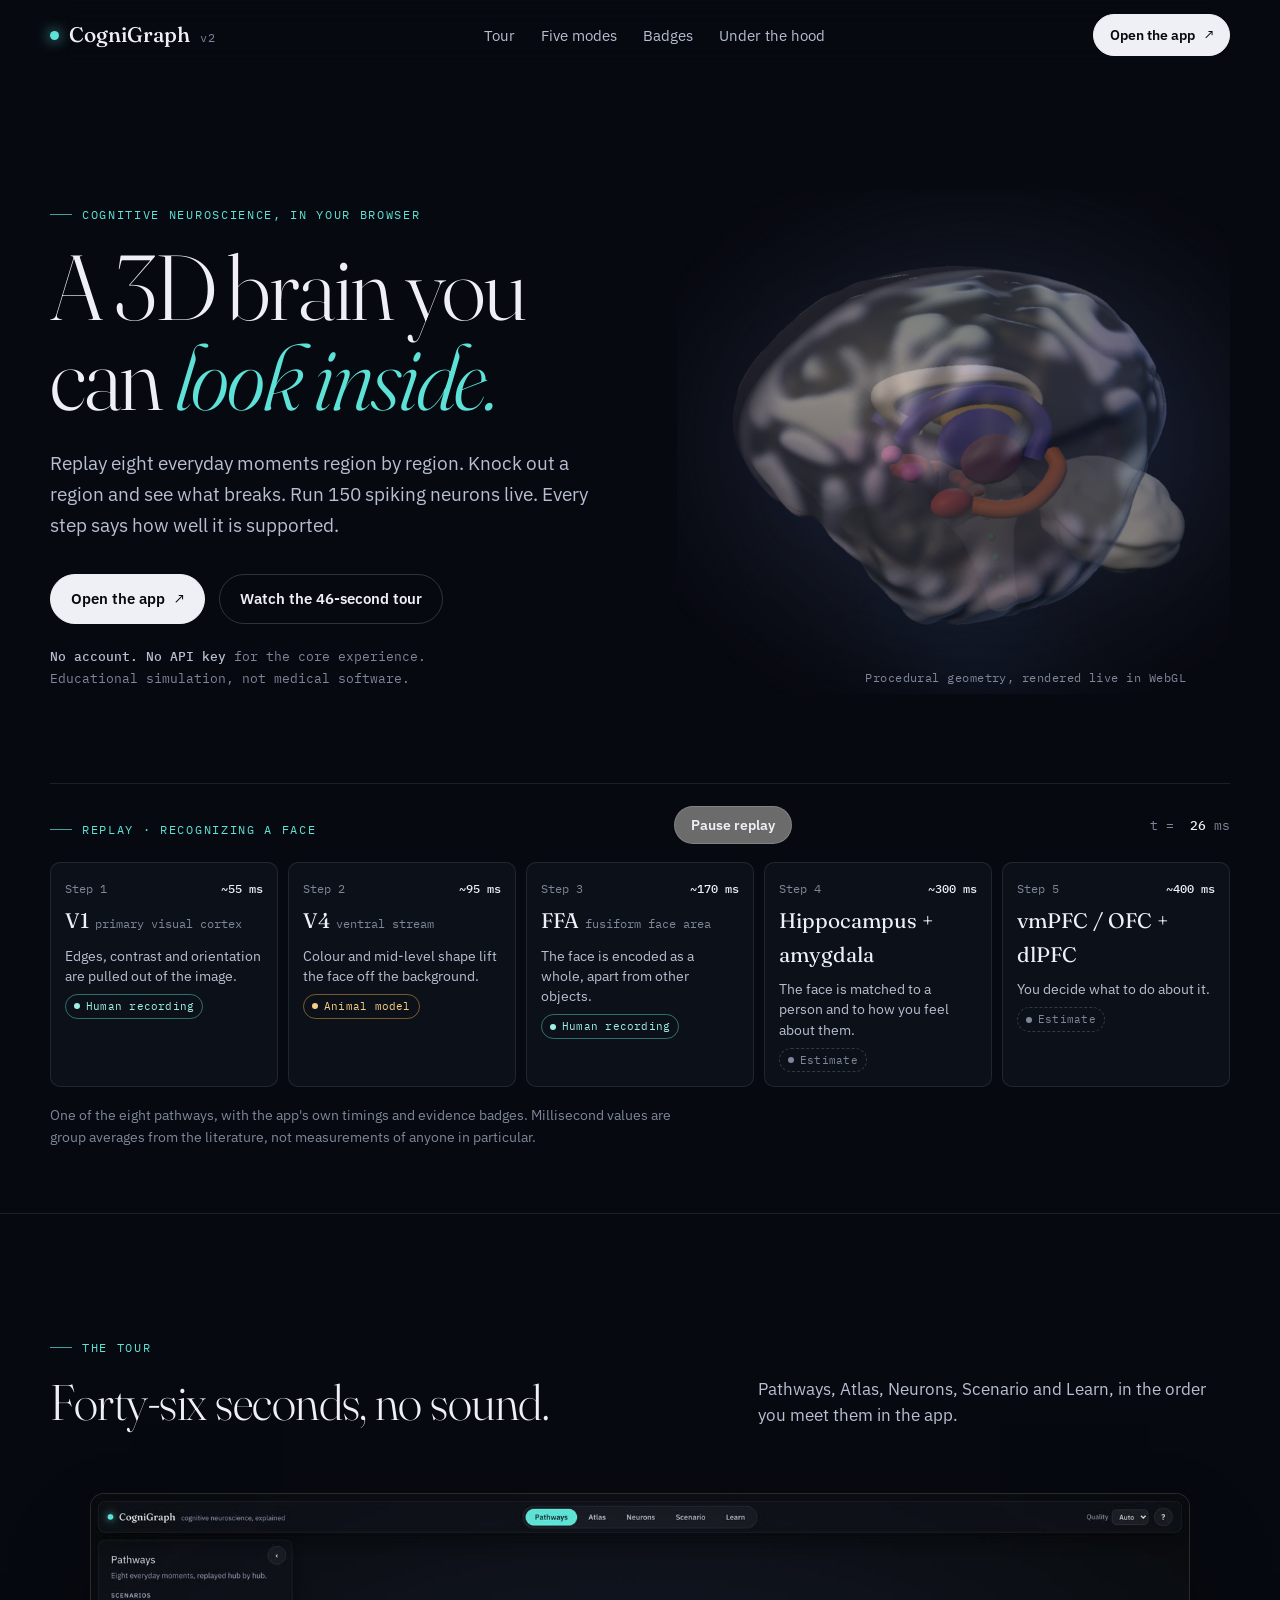
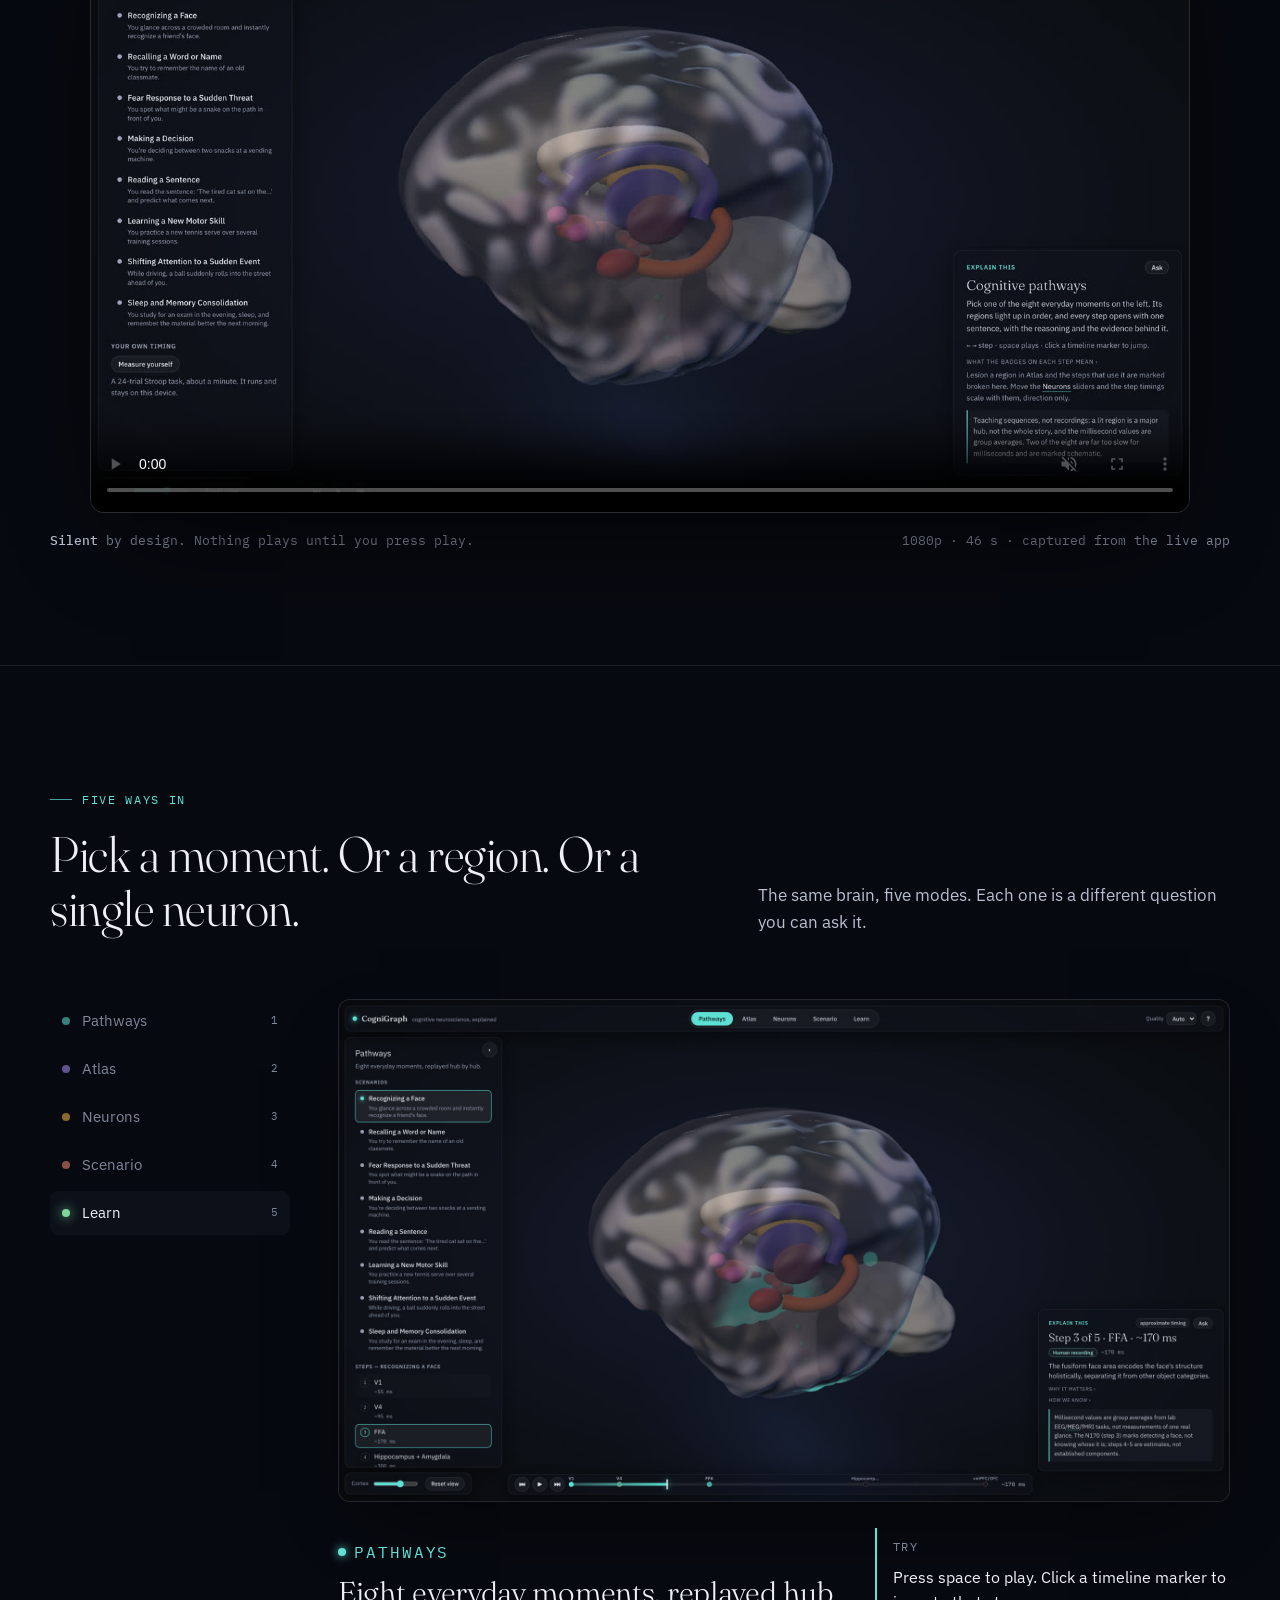
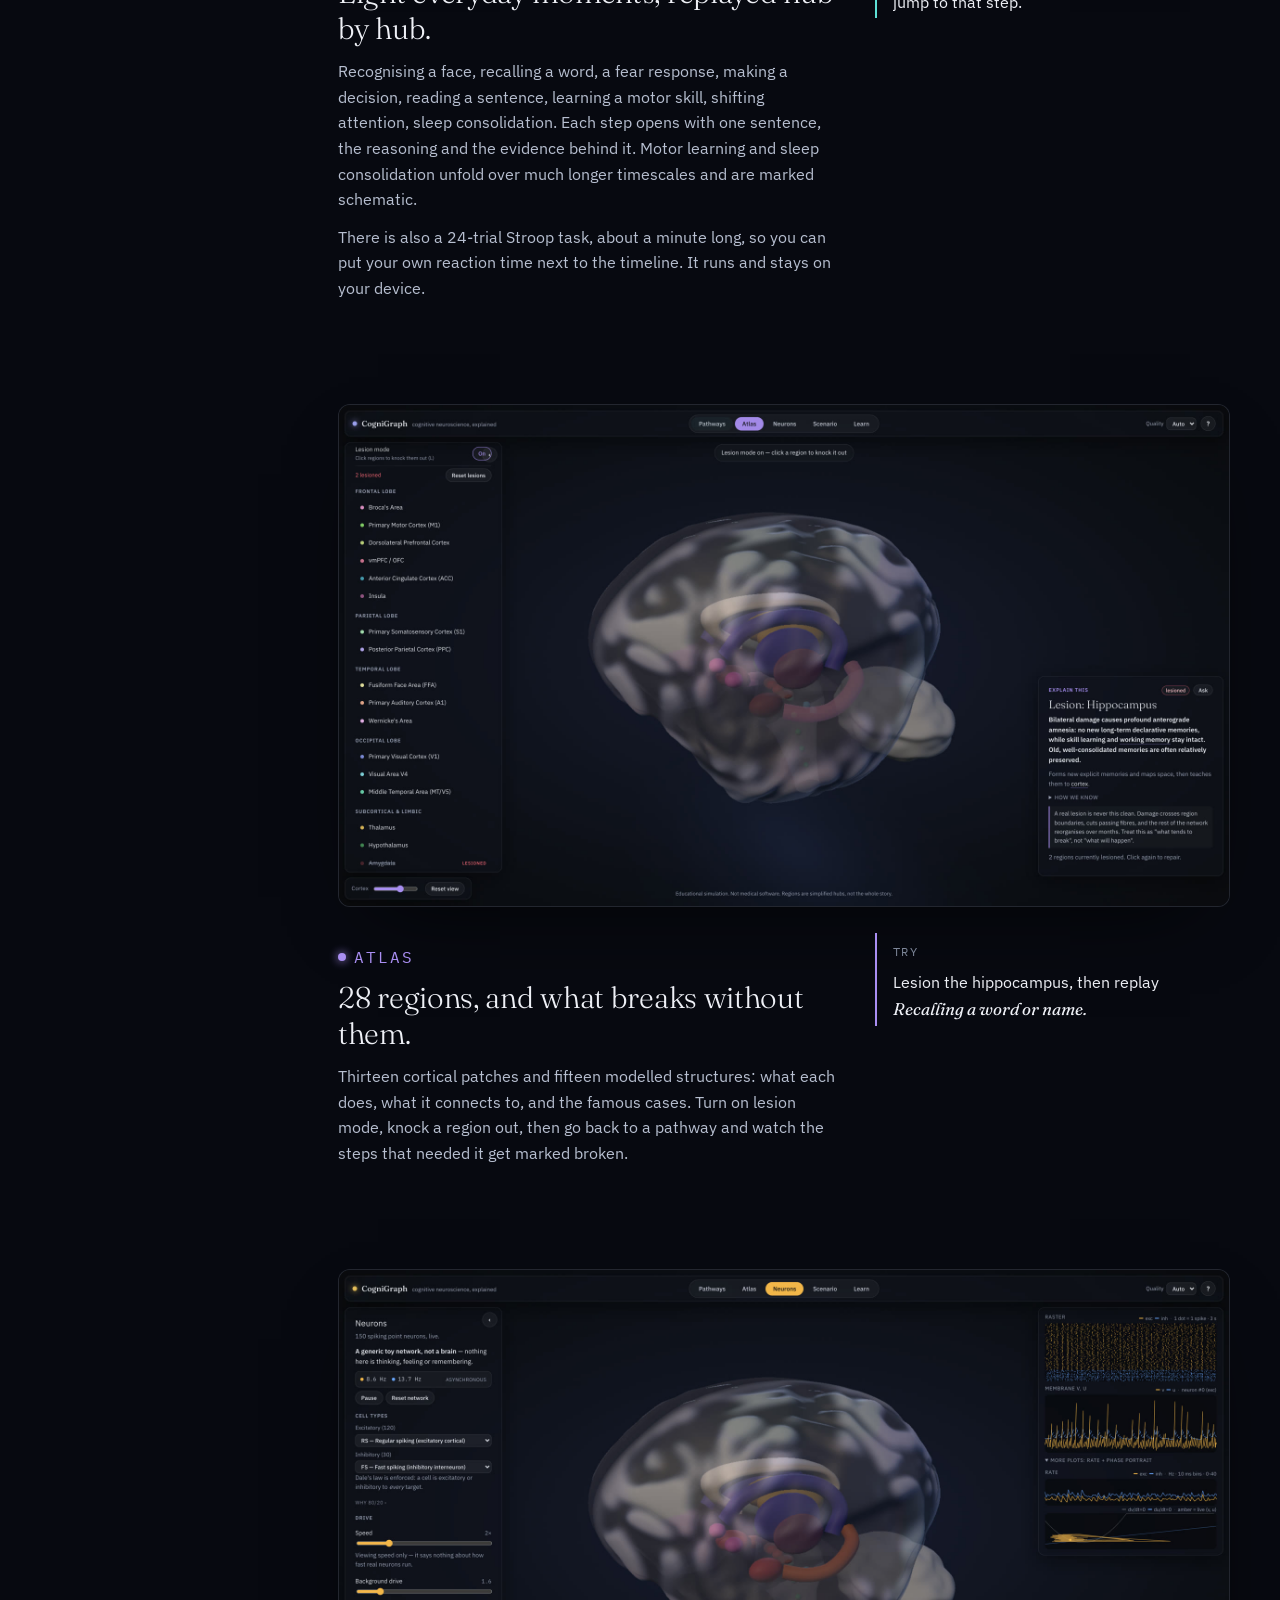
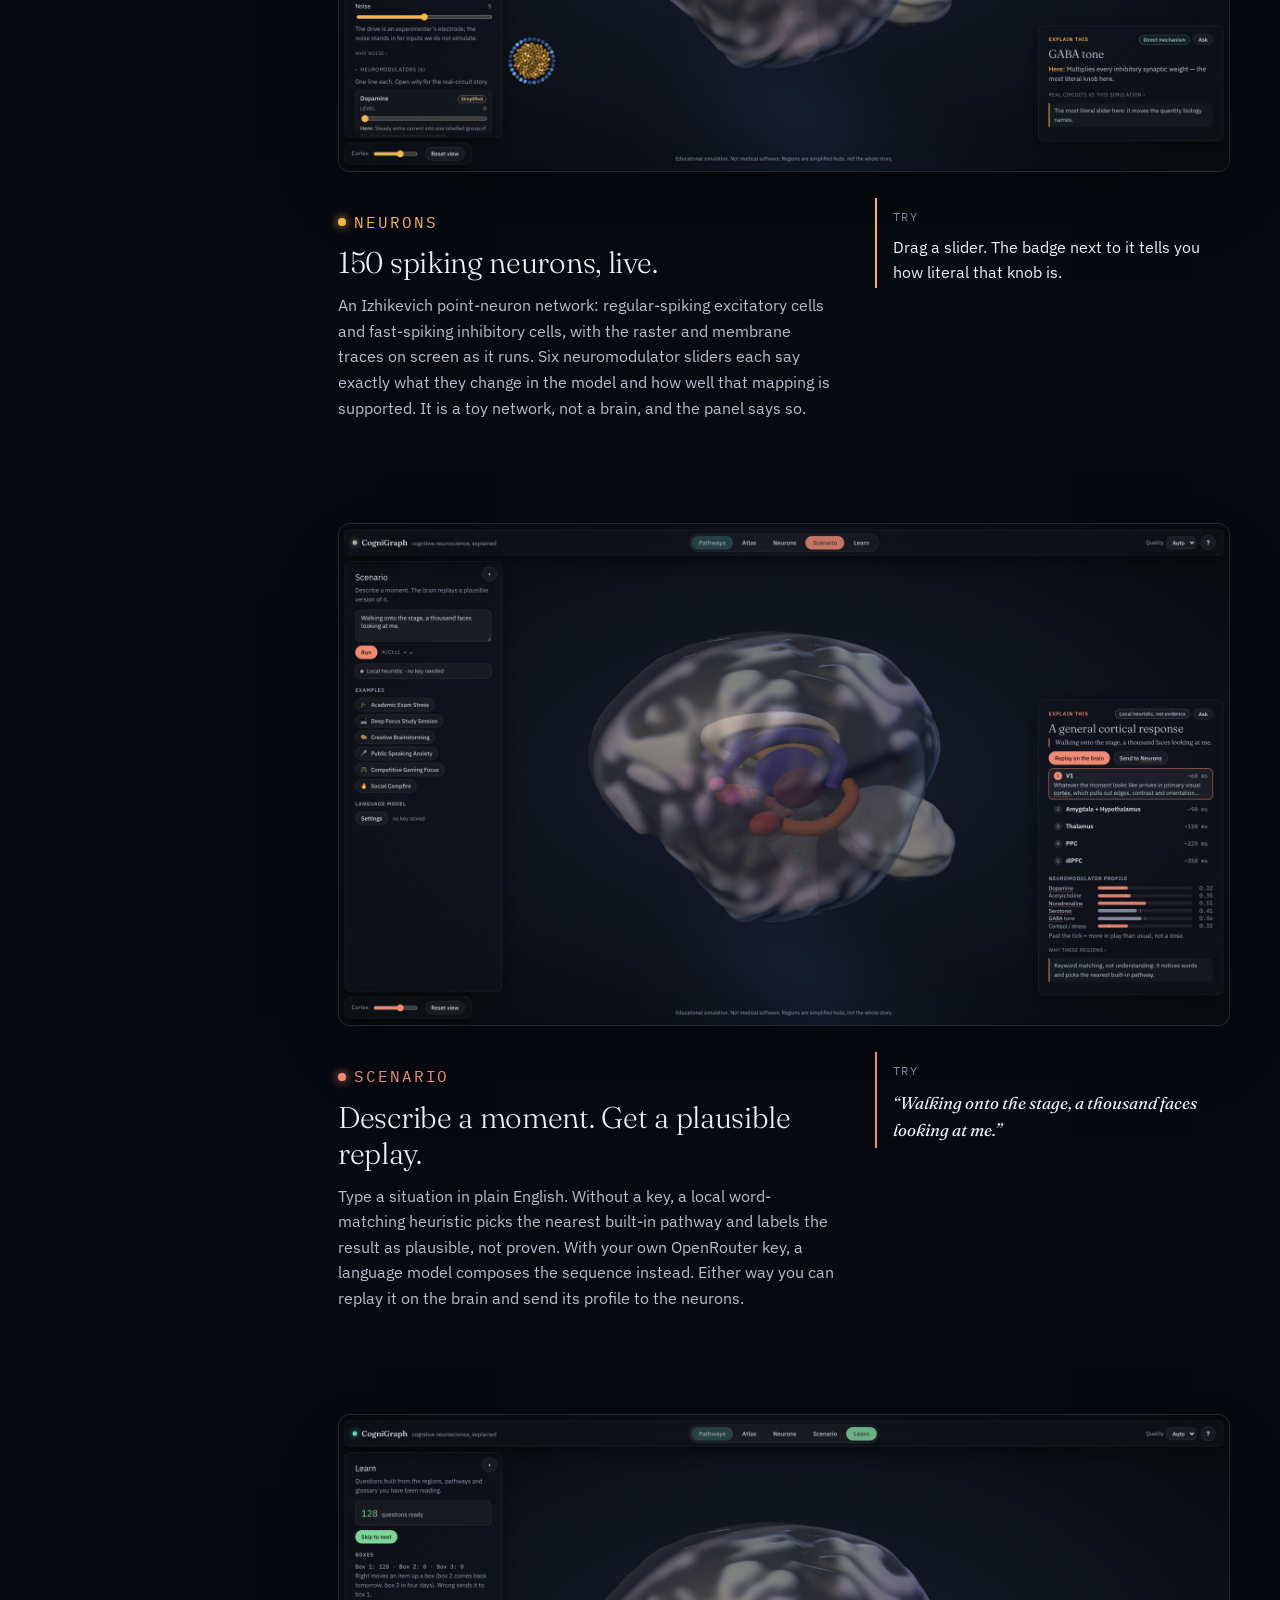
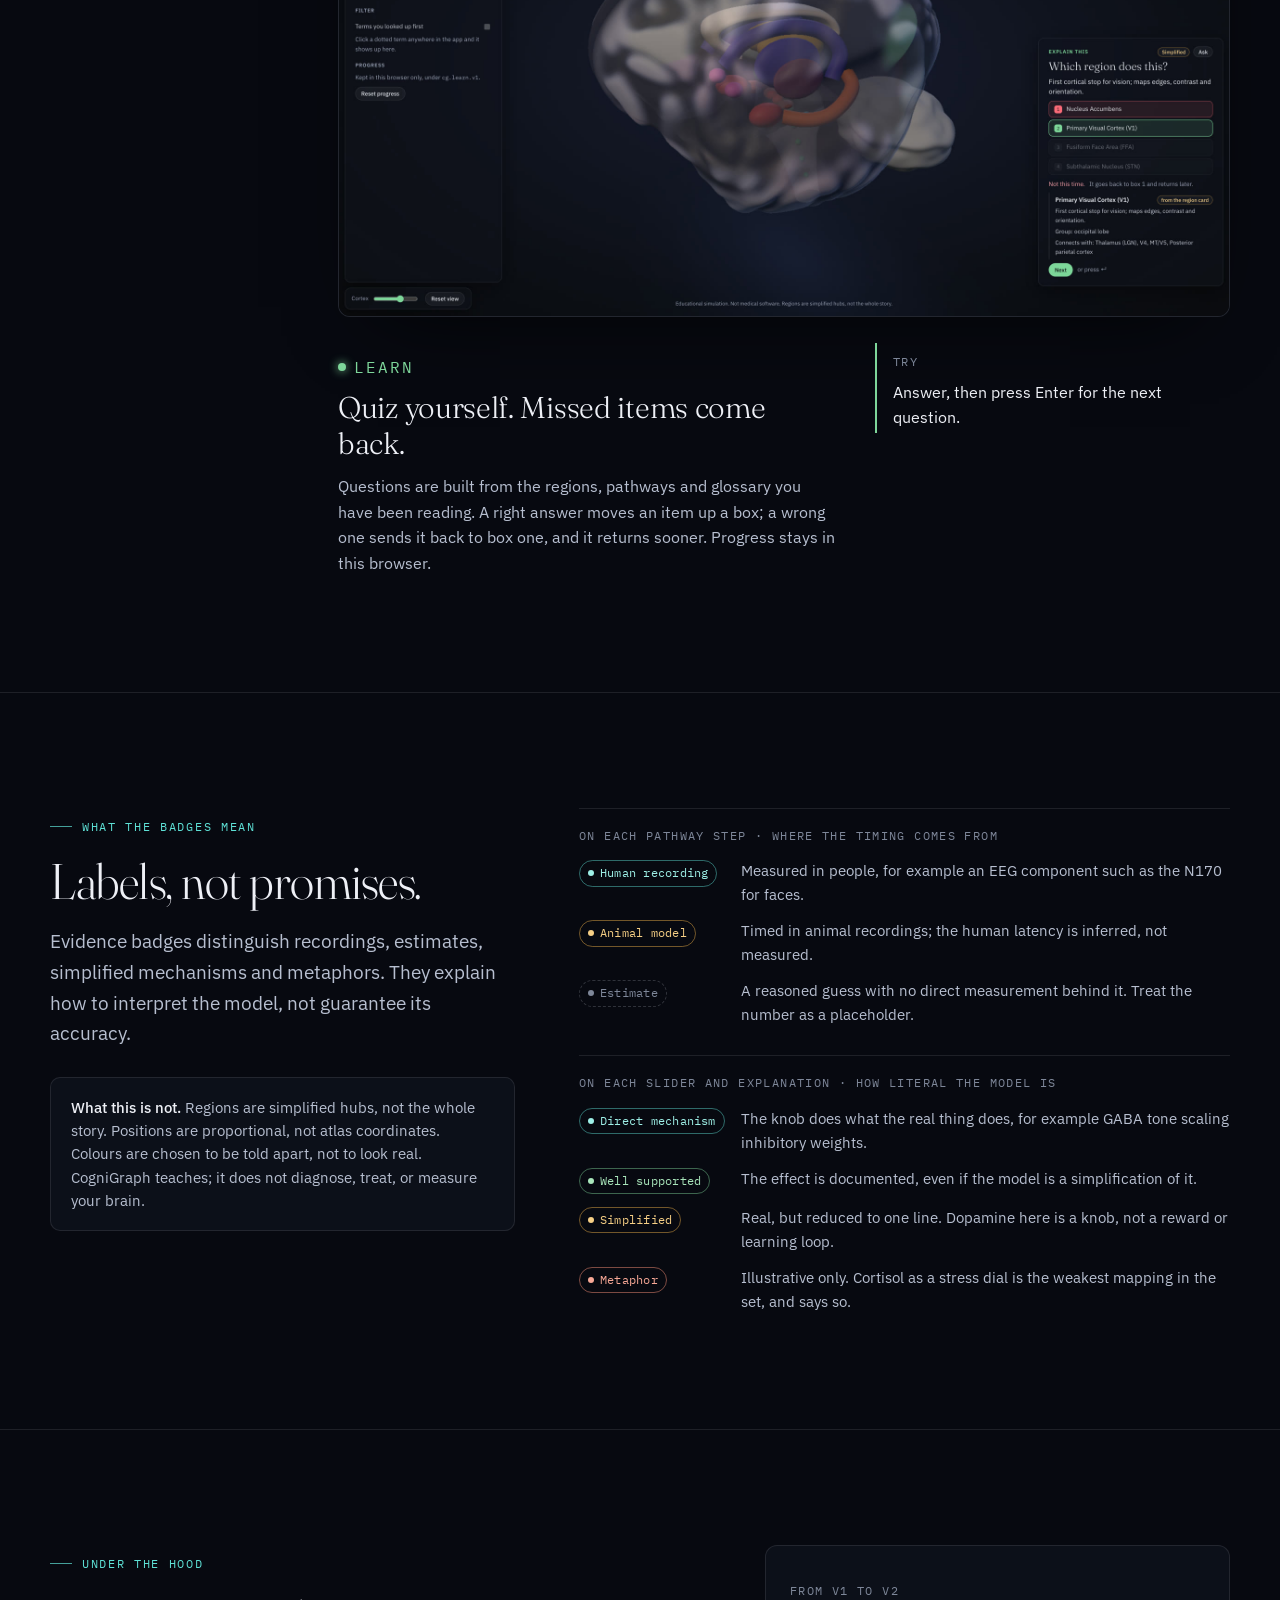
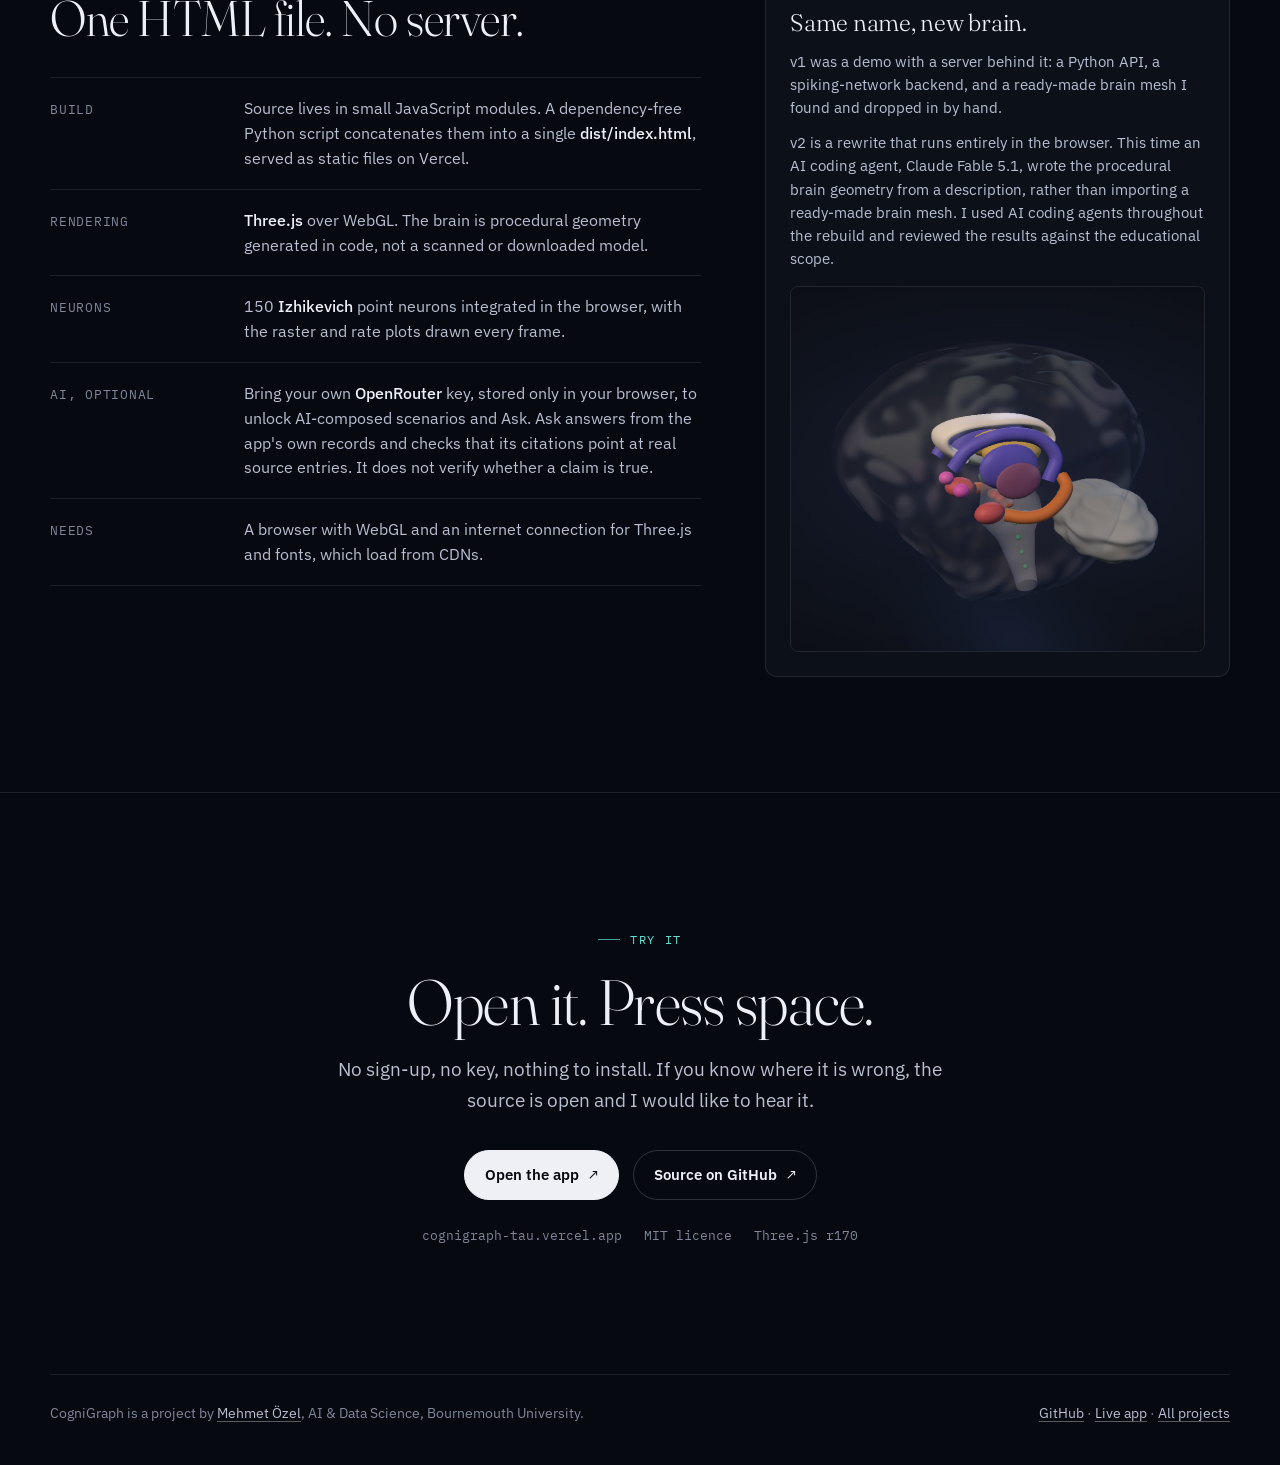
<file: cognigraph/index.html>
<!DOCTYPE html>
<html lang="en">
<head>
<meta charset="utf-8">
<meta name="viewport" content="width=device-width, initial-scale=1">
<title>CogniGraph v2 — a 3D brain you can look inside</title>
<meta name="description" content="CogniGraph v2 is a browser-based 3D brain for learning cognitive neuroscience. Replay eight everyday moments region by region, lesion the atlas, run 150 spiking neurons live. No account, no API key needed.">
<meta name="theme-color" content="#070910">
<link rel="icon" href="data:image/svg+xml,%3Csvg xmlns=%27http://www.w3.org/2000/svg%27 viewBox=%270 0 32 32%27%3E%3Crect width=%2732%27 height=%2732%27 rx=%277%27 fill=%27%23070910%27/%3E%3Ccircle cx=%2716%27 cy=%2716%27 r=%277%27 fill=%27%235ee1d6%27/%3E%3C/svg%3E">
<link rel="canonical" href="https://mehmetozel.com/cognigraph/">
<meta property="og:type" content="website">
<meta property="og:site_name" content="CogniGraph">
<meta property="og:title" content="CogniGraph v2 — a 3D brain you can look inside">
<meta property="og:description" content="Replay eight everyday moments region by region, knock out a region and see what breaks, run 150 spiking neurons live. Runs in your browser. Built for learning, not diagnosis.">
<meta property="og:url" content="https://mehmetozel.com/cognigraph/">
<meta property="og:image" content="https://mehmetozel.com/assets/cognigraph-v2/social-card.png">
<meta property="og:image:width" content="1200">
<meta property="og:image:height" content="630">
<meta property="og:image:alt" content="CogniGraph v2: a translucent 3D brain with its deep structures visible, next to the words A 3D brain you can look inside.">
<meta name="twitter:card" content="summary_large_image">
<meta name="twitter:title" content="CogniGraph v2 — a 3D brain you can look inside">
<meta name="twitter:description" content="A browser-based 3D brain for learning cognitive neuroscience. Pathways, atlas with lesions, live spiking neurons, plain-English scenarios and spaced-repetition quizzes.">
<meta name="twitter:image" content="https://mehmetozel.com/assets/cognigraph-v2/social-card.png">
<meta name="twitter:image:alt" content="CogniGraph v2: a translucent 3D brain with its deep structures visible, next to the words A 3D brain you can look inside.">
<link rel="preconnect" href="https://fonts.googleapis.com">
<link rel="preconnect" href="https://fonts.gstatic.com" crossorigin>
<link href="https://fonts.googleapis.com/css2?family=Fraunces:ital,opsz,wght@0,9..144,300;0,9..144,500;1,9..144,300&family=IBM+Plex+Mono:wght@400;500&family=IBM+Plex+Sans:wght@400;500;600&display=swap" rel="stylesheet">
<link rel="stylesheet" href="cognigraph.css">
<script src="cognigraph.js" defer></script>
</head>
<body>
<a class="skip" href="#main">Skip to content</a>

<header class="site-head wrap" id="top">
  <a class="brand" href="#top" aria-label="CogniGraph, back to top"><span class="dot" aria-hidden="true"></span><span class="name">CogniGraph</span><span class="ver">v2</span></a>
  <nav class="site-nav" aria-label="Page sections">
    <a href="#film">Tour</a>
    <a href="#modes">Five modes</a>
    <a href="#badges">Badges</a>
    <a href="#hood">Under the hood</a>
  </nav>
  <div class="head-cta">
    <a class="btn btn-primary btn-small" href="https://cognigraph-tau.vercel.app/">Open the app <span class="arrow" aria-hidden="true">↗</span></a>
  </div>
</header>

<main id="main">

<section class="hero wrap" aria-labelledby="hero-title">
  <div class="hero-grid">
    <div class="hero-copy">
      <p class="eyebrow">Cognitive neuroscience, in your browser</p>
      <h1 id="hero-title">A 3D brain you can <em>look inside.</em></h1>
      <p class="lede">Replay eight everyday moments region by region. Knock out a region and see what breaks. Run 150 spiking neurons live. Every step says how well it is supported.</p>
      <div class="hero-actions">
        <a class="btn btn-primary" href="https://cognigraph-tau.vercel.app/">Open the app <span class="arrow" aria-hidden="true">↗</span></a>
        <a class="btn" href="#film">Watch the 46-second tour</a>
      </div>
      <p class="hero-foot"><b>No account. No API key</b> for the core experience.<br>Educational simulation, not medical software.</p>
    </div>
    <figure class="hero-visual">
      <img src="../assets/cognigraph-v2/brain-hero.jpg" width="1600" height="1408" alt="The CogniGraph brain: a translucent grey cortex with the thalamus, hippocampus, amygdala and basal ganglia visible inside in purple, orange and red, and the cerebellum behind." fetchpriority="high">
      <figcaption>Procedural geometry, rendered live in WebGL</figcaption>
    </figure>
  </div>

  <div class="replay" aria-labelledby="replay-title">
    <div class="replay-head">
      <p class="eyebrow" id="replay-title">Replay · Recognizing a face</p>
      <button class="btn btn-small" id="replay-toggle" type="button" hidden>Pause replay</button>
      <p class="replay-clock" aria-live="off">t = <b id="replay-ms">0</b> ms</p>
    </div>
    <div class="replay-track">
      <ol class="replay-steps" id="replay-steps">
        <li class="step" data-ms="55">
          <div class="ms"><span>Step 1</span><b>~55 ms</b></div>
          <div class="region">V1<small>primary visual cortex</small></div>
          <p class="what">Edges, contrast and orientation are pulled out of the image.</p>
          <p class="what"><span class="badge human">Human recording</span></p>
        </li>
        <li class="step" data-ms="95">
          <div class="ms"><span>Step 2</span><b>~95 ms</b></div>
          <div class="region">V4<small>ventral stream</small></div>
          <p class="what">Colour and mid-level shape lift the face off the background.</p>
          <p class="what"><span class="badge animal">Animal model</span></p>
        </li>
        <li class="step" data-ms="170">
          <div class="ms"><span>Step 3</span><b>~170 ms</b></div>
          <div class="region">FFA<small>fusiform face area</small></div>
          <p class="what">The face is encoded as a whole, apart from other objects.</p>
          <p class="what"><span class="badge human">Human recording</span></p>
        </li>
        <li class="step" data-ms="300">
          <div class="ms"><span>Step 4</span><b>~300 ms</b></div>
          <div class="region">Hippocampus + amygdala</div>
          <p class="what">The face is matched to a person and to how you feel about them.</p>
          <p class="what"><span class="badge estimate">Estimate</span></p>
        </li>
        <li class="step" data-ms="400">
          <div class="ms"><span>Step 5</span><b>~400 ms</b></div>
          <div class="region">vmPFC / OFC + dlPFC</div>
          <p class="what">You decide what to do about it.</p>
          <p class="what"><span class="badge estimate">Estimate</span></p>
        </li>
      </ol>
    </div>
    <p class="replay-note">One of the eight pathways, with the app's own timings and evidence badges. Millisecond values are group averages from the literature, not measurements of anyone in particular.</p>
  </div>
</section>

<section class="section" id="film" aria-labelledby="film-title">
  <div class="wrap">
    <div class="section-head rv">
      <div><p class="eyebrow">The tour</p><h2 id="film-title">Forty-six seconds, no sound.</h2></div>
      <p class="lede">Pathways, Atlas, Neurons, Scenario and Learn, in the order you meet them in the app.</p>
    </div>
    <figure class="film-frame rv">
      <video id="tour" controls muted playsinline preload="metadata" poster="../assets/cognigraph-v2/video-poster.jpg" aria-label="CogniGraph v2 tour: the 3D brain, a pathway replay with evidence badges, the atlas lesion mode, live spiking neurons, a plain-English scenario and the quiz.">
        <source src="../assets/cognigraph-v2/cognigraph-v2-intro-silent.mp4" type="video/mp4">
        Your browser cannot play this video. <a href="https://cognigraph-tau.vercel.app/">Open the app instead.</a>
      </video>
    </figure>
    <div class="film-bar rv"><span><b>Silent</b> by design. Nothing plays until you press play.</span><span>1080p · 46 s · captured from the live app</span></div>
  </div>
</section>

<section class="section" id="modes" aria-labelledby="modes-title">
  <div class="wrap">
    <div class="section-head rv">
      <div><p class="eyebrow">Five ways in</p><h2 id="modes-title">Pick a moment. Or a region. Or a single neuron.</h2></div>
      <p class="lede">The same brain, five modes. Each one is a different question you can ask it.</p>
    </div>
    <div class="modes">
      <ol class="mode-index" aria-label="Modes">
        <li><a href="#m-pathways" style="--c:var(--pathways)"><span class="k" aria-hidden="true"></span>Pathways<span class="n">1</span></a></li>
        <li><a href="#m-atlas" style="--c:var(--atlas)"><span class="k" aria-hidden="true"></span>Atlas<span class="n">2</span></a></li>
        <li><a href="#m-neurons" style="--c:var(--neurons)"><span class="k" aria-hidden="true"></span>Neurons<span class="n">3</span></a></li>
        <li><a href="#m-scenario" style="--c:var(--scenario)"><span class="k" aria-hidden="true"></span>Scenario<span class="n">4</span></a></li>
        <li><a href="#m-learn" style="--c:var(--learn)"><span class="k" aria-hidden="true"></span>Learn<span class="n">5</span></a></li>
      </ol>

      <div class="mode-list">
        <article class="mode rv" id="m-pathways" style="--c:var(--pathways)">
          <div class="mode-shot"><img src="../assets/cognigraph-v2/pathway-playing.jpg" width="1920" height="1080" loading="lazy" alt="Pathways mode: the brain with the fusiform face area lit in teal, a timeline at the bottom and a step card reading Step 3 of 5, FFA, about 170 ms, tagged Human recording."></div>
          <div class="mode-copy">
            <div>
              <p class="mode-tag">Pathways</p>
              <h3>Eight everyday moments, replayed hub by hub.</h3>
              <p>Recognising a face, recalling a word, a fear response, making a decision, reading a sentence, learning a motor skill, shifting attention, sleep consolidation. Each step opens with one sentence, the reasoning and the evidence behind it. Motor learning and sleep consolidation unfold over much longer timescales and are marked schematic.</p>
              <p>There is also a 24-trial Stroop task, about a minute long, so you can put your own reaction time next to the timeline. It runs and stays on your device.</p>
            </div>
            <div class="try"><span class="l">Try</span><p>Press space to play. Click a timeline marker to jump to that step.</p></div>
          </div>
        </article>

        <article class="mode rv" id="m-atlas" style="--c:var(--atlas)">
          <div class="mode-shot"><img src="../assets/cognigraph-v2/atlas-lesion.jpg" width="1920" height="1080" loading="lazy" alt="Atlas mode with lesion mode on: the region list grouped by lobe, two regions marked lesioned, and a card titled Lesion: Hippocampus describing anterograde amnesia."></div>
          <div class="mode-copy">
            <div>
              <p class="mode-tag">Atlas</p>
              <h3>28 regions, and what breaks without them.</h3>
              <p>Thirteen cortical patches and fifteen modelled structures: what each does, what it connects to, and the famous cases. Turn on lesion mode, knock a region out, then go back to a pathway and watch the steps that needed it get marked broken.</p>
            </div>
            <div class="try"><span class="l">Try</span><p>Lesion the hippocampus, then replay <em>Recalling a word or name.</em></p></div>
          </div>
        </article>

        <article class="mode rv" id="m-neurons" style="--c:var(--neurons)">
          <div class="mode-shot"><img src="../assets/cognigraph-v2/neurons.jpg" width="1920" height="1080" loading="lazy" alt="Neurons mode: a spike raster and membrane-voltage traces in amber, cell-type and drive controls on the left, and a card explaining the GABA tone slider, tagged Direct mechanism."></div>
          <div class="mode-copy">
            <div>
              <p class="mode-tag">Neurons</p>
              <h3>150 spiking neurons, live.</h3>
              <p>An Izhikevich point-neuron network: regular-spiking excitatory cells and fast-spiking inhibitory cells, with the raster and membrane traces on screen as it runs. Six neuromodulator sliders each say exactly what they change in the model and how well that mapping is supported. It is a toy network, not a brain, and the panel says so.</p>
            </div>
            <div class="try"><span class="l">Try</span><p>Drag a slider. The badge next to it tells you how literal that knob is.</p></div>
          </div>
        </article>

        <article class="mode rv" id="m-scenario" style="--c:var(--scenario)">
          <div class="mode-shot"><img src="../assets/cognigraph-v2/scenario-result.jpg" width="1920" height="1080" loading="lazy" alt="Scenario mode: the sentence Walking onto the stage, a thousand faces looking at me, a result card titled A general cortical response with five timed steps, a neuromodulator profile, and a note that this is keyword matching, not understanding."></div>
          <div class="mode-copy">
            <div>
              <p class="mode-tag">Scenario</p>
              <h3>Describe a moment. Get a plausible replay.</h3>
              <p>Type a situation in plain English. Without a key, a local word-matching heuristic picks the nearest built-in pathway and labels the result as plausible, not proven. With your own OpenRouter key, a language model composes the sequence instead. Either way you can replay it on the brain and send its profile to the neurons.</p>
            </div>
            <div class="try"><span class="l">Try</span><p><em>“Walking onto the stage, a thousand faces looking at me.”</em></p></div>
          </div>
        </article>

        <article class="mode rv" id="m-learn" style="--c:var(--learn)">
          <div class="mode-shot"><img src="../assets/cognigraph-v2/learn.jpg" width="1920" height="1080" loading="lazy" alt="Learn mode: a question bank, three Leitner boxes, and a question card asking Which region does this? with Primary Visual Cortex marked correct and the region glowing green on the brain."></div>
          <div class="mode-copy">
            <div>
              <p class="mode-tag">Learn</p>
              <h3>Quiz yourself. Missed items come back.</h3>
              <p>Questions are built from the regions, pathways and glossary you have been reading. A right answer moves an item up a box; a wrong one sends it back to box one, and it returns sooner. Progress stays in this browser.</p>
            </div>
            <div class="try"><span class="l">Try</span><p>Answer, then press Enter for the next question.</p></div>
          </div>
        </article>
      </div>
    </div>
  </div>
</section>

<section class="section" id="badges" aria-labelledby="badges-title">
  <div class="wrap honesty">
    <div class="rv">
      <p class="eyebrow">What the badges mean</p>
      <h2 id="badges-title">Labels, not promises.</h2>
      <p class="lede" style="margin-top:18px">Evidence badges distinguish recordings, estimates, simplified mechanisms and metaphors. They explain how to interpret the model, not guarantee its accuracy.</p>
      <div class="quiet"><b>What this is not.</b> Regions are simplified hubs, not the whole story. Positions are proportional, not atlas coordinates. Colours are chosen to be told apart, not to look real. CogniGraph teaches; it does not diagnose, treat, or measure your brain.</div>
    </div>
    <div class="badge-groups rv">
      <div class="badge-group">
        <p class="l">On each pathway step · where the timing comes from</p>
        <div class="badge-row">
          <div><span class="badge human">Human recording</span><span>Measured in people, for example an EEG component such as the N170 for faces.</span></div>
          <div><span class="badge animal">Animal model</span><span>Timed in animal recordings; the human latency is inferred, not measured.</span></div>
          <div><span class="badge estimate">Estimate</span><span>A reasoned guess with no direct measurement behind it. Treat the number as a placeholder.</span></div>
        </div>
      </div>
      <div class="badge-group">
        <p class="l">On each slider and explanation · how literal the model is</p>
        <div class="badge-row">
          <div><span class="badge direct">Direct mechanism</span><span>The knob does what the real thing does, for example GABA tone scaling inhibitory weights.</span></div>
          <div><span class="badge ok">Well supported</span><span>The effect is documented, even if the model is a simplification of it.</span></div>
          <div><span class="badge simplified">Simplified</span><span>Real, but reduced to one line. Dopamine here is a knob, not a reward or learning loop.</span></div>
          <div><span class="badge metaphor">Metaphor</span><span>Illustrative only. Cortisol as a stress dial is the weakest mapping in the set, and says so.</span></div>
        </div>
      </div>
    </div>
  </div>
</section>

<section class="section" id="hood" aria-labelledby="hood-title">
  <div class="wrap hood">
    <div class="rv">
      <p class="eyebrow">Under the hood</p>
      <h2 id="hood-title">One HTML file. No server.</h2>
      <ul class="spec" style="margin-top:32px">
        <li><span class="k">Build</span><span class="v">Source lives in small JavaScript modules. A dependency-free Python script concatenates them into a single <b>dist/index.html</b>, served as static files on Vercel.</span></li>
        <li><span class="k">Rendering</span><span class="v"><b>Three.js</b> over WebGL. The brain is procedural geometry generated in code, not a scanned or downloaded model.</span></li>
        <li><span class="k">Neurons</span><span class="v">150 <b>Izhikevich</b> point neurons integrated in the browser, with the raster and rate plots drawn every frame.</span></li>
        <li><span class="k">AI, optional</span><span class="v">Bring your own <b>OpenRouter</b> key, stored only in your browser, to unlock AI-composed scenarios and Ask. Ask answers from the app's own records and checks that its citations point at real source entries. It does not verify whether a claim is true.</span></li>
        <li><span class="k">Needs</span><span class="v">A browser with WebGL and an internet connection for Three.js and fonts, which load from CDNs.</span></li>
      </ul>
    </div>
    <aside class="devnote rv" aria-labelledby="devnote-title">
      <p class="l">From v1 to v2</p>
      <h3 id="devnote-title">Same name, new brain.</h3>
      <p>v1 was a demo with a server behind it: a Python API, a spiking-network backend, and a ready-made brain mesh I found and dropped in by hand.</p>
      <p>v2 is a rewrite that runs entirely in the browser. This time an AI coding agent, Claude Fable 5.1, wrote the procedural brain geometry from a description, rather than importing a ready-made brain mesh. I used AI coding agents throughout the rebuild and reviewed the results against the educational scope.</p>
      <img src="../assets/cognigraph-v2/brain-deep.jpg" width="1600" height="1408" loading="lazy" alt="The brain with the cortex faded almost to glass, exposing the corpus callosum, thalamus, hippocampus, amygdala, basal ganglia and brainstem in colour.">
    </aside>
  </div>
</section>

<section class="section cta" aria-labelledby="cta-title">
  <div class="wrap rv">
    <p class="eyebrow" style="justify-content:center">Try it</p>
    <h2 id="cta-title">Open it. Press space.</h2>
    <p class="lede">No sign-up, no key, nothing to install. If you know where it is wrong, the source is open and I would like to hear it.</p>
    <div class="hero-actions">
      <a class="btn btn-primary" href="https://cognigraph-tau.vercel.app/">Open the app <span class="arrow" aria-hidden="true">↗</span></a>
      <a class="btn" href="https://github.com/madara88645/Cognigraph">Source on GitHub <span class="arrow" aria-hidden="true">↗</span></a>
    </div>
    <p class="links"><span>cognigraph-tau.vercel.app</span><span>MIT licence</span><span>Three.js r170</span></p>
  </div>
</section>

</main>

<footer class="site-foot wrap">
  <span>CogniGraph is a project by <a href="../">Mehmet Özel</a>, AI &amp; Data Science, Bournemouth University.</span>
  <span><a href="https://github.com/madara88645/Cognigraph">GitHub</a> · <a href="https://cognigraph-tau.vercel.app/">Live app</a> · <a href="../">All projects</a></span>
</footer>
</body>
</html>
</file>
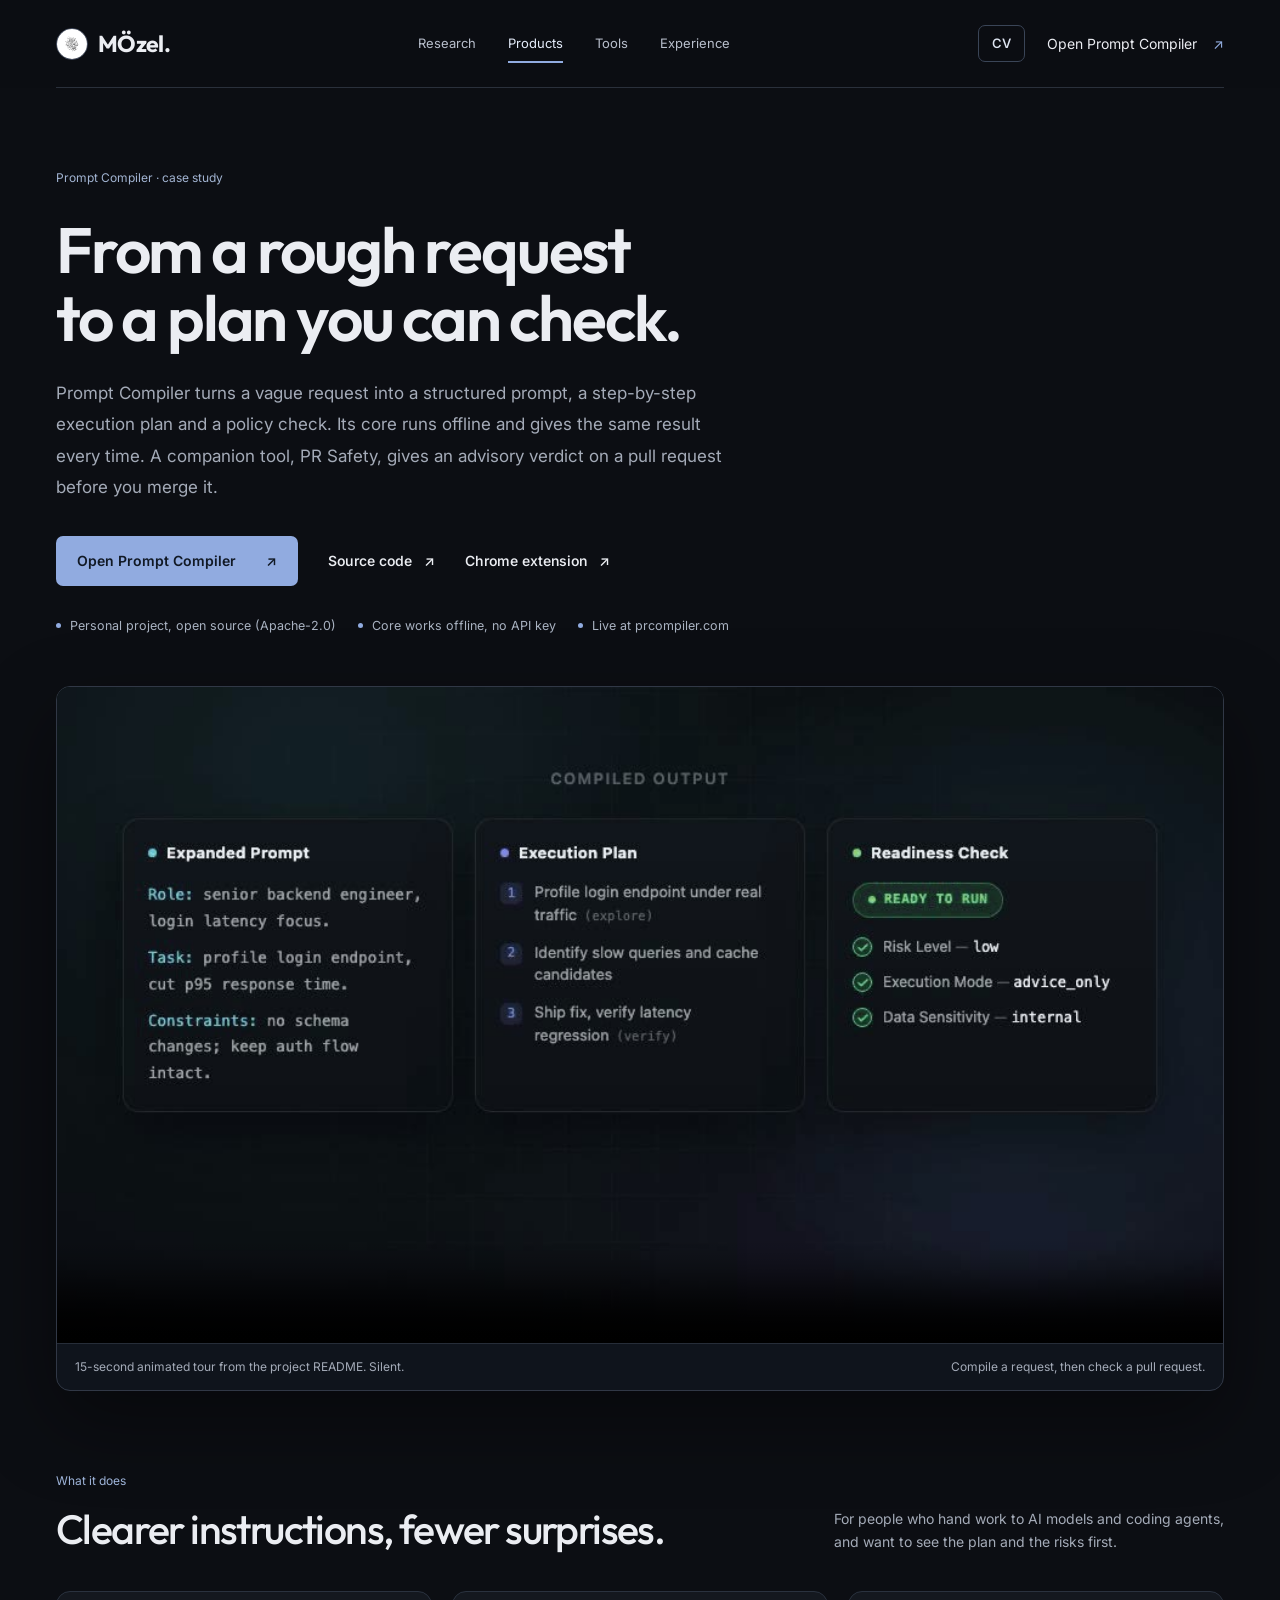
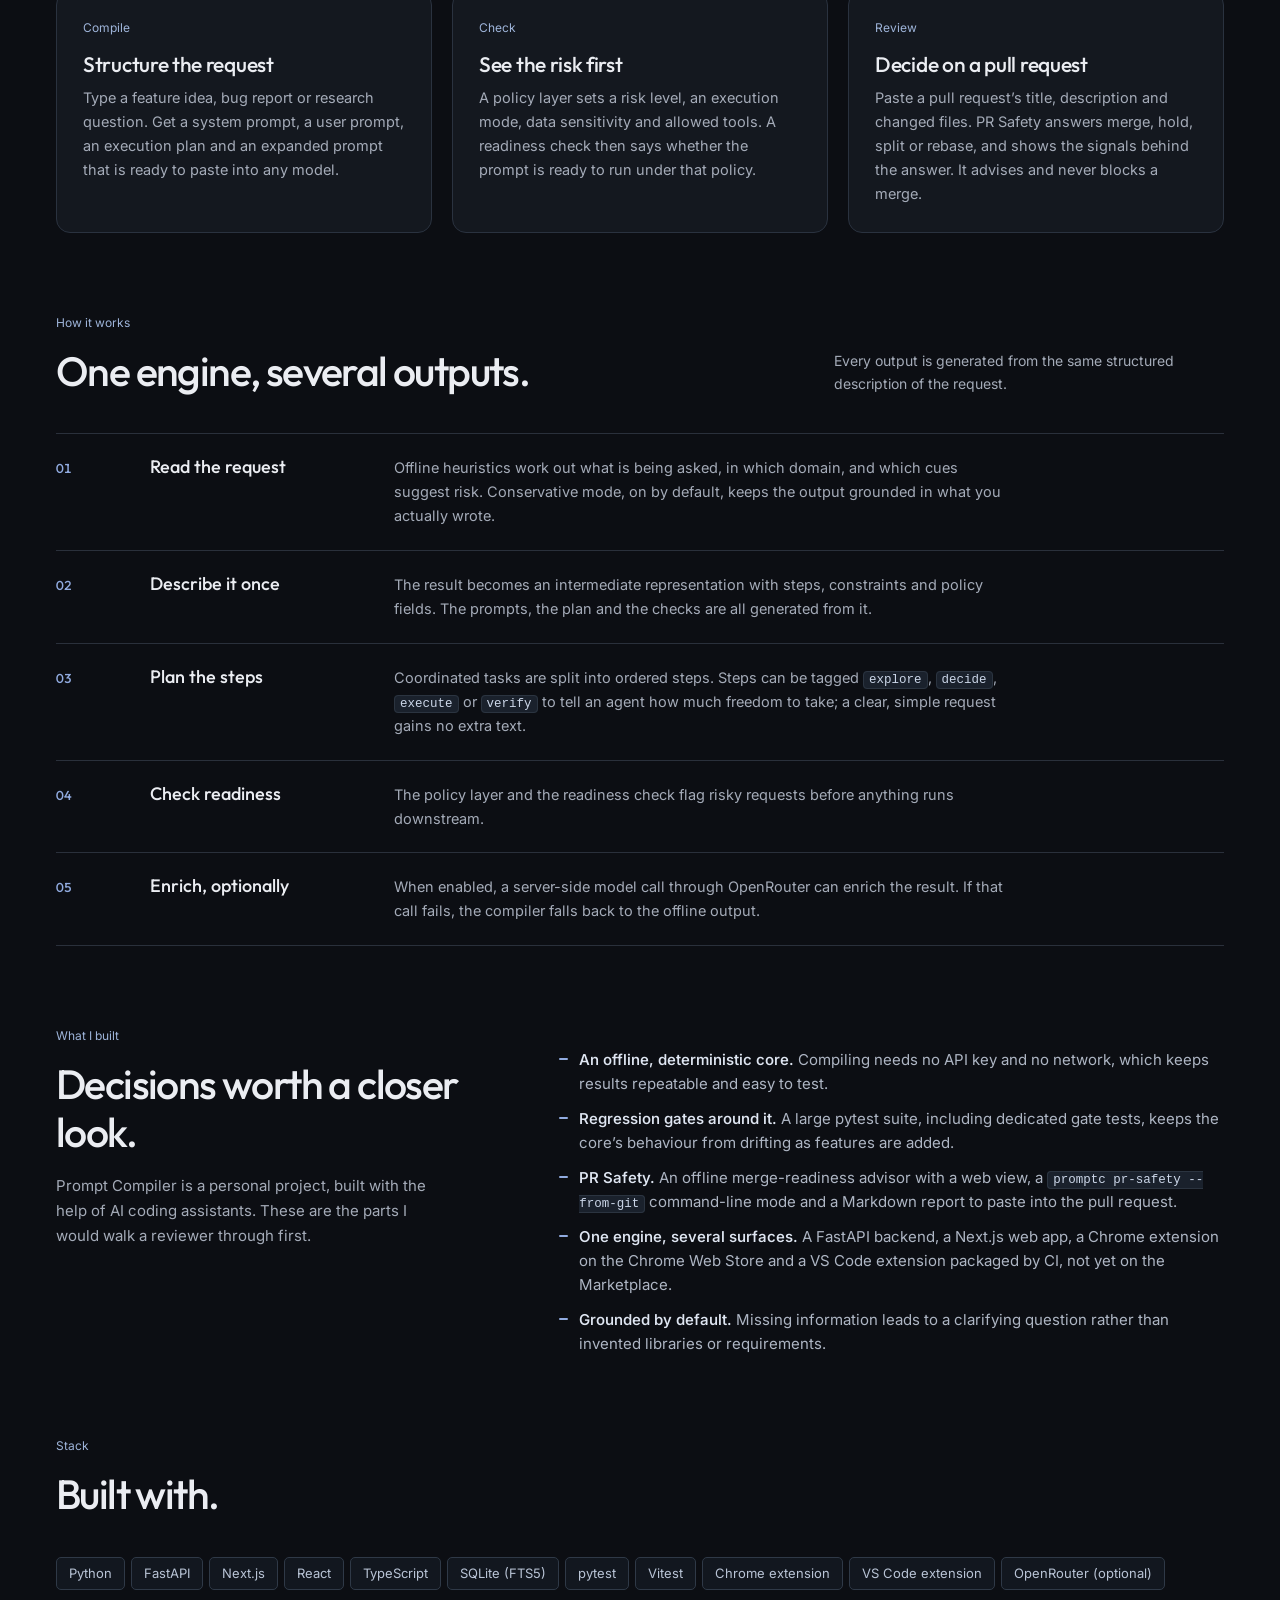
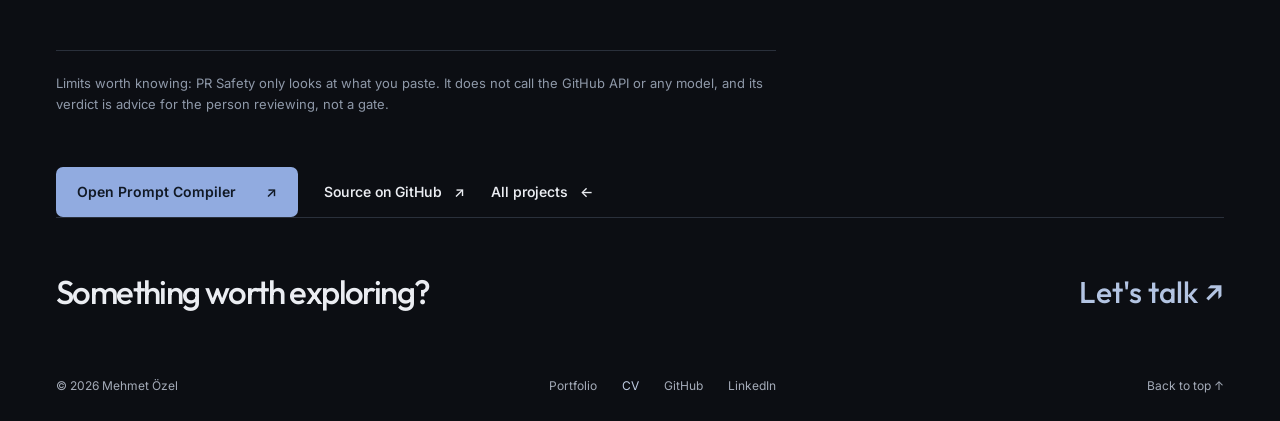
<file: compiler/index.html>
<!doctype html>
<html lang="en">
<head>
<meta charset="utf-8"><meta name="viewport" content="width=device-width, initial-scale=1">
<title>Prompt Compiler case study — Mehmet Özel</title>
<meta name="description" content="Prompt Compiler turns a rough request into a structured prompt, an execution plan and a policy check, with an offline, deterministic core. PR Safety adds an advisory merge verdict. A case study by Mehmet Özel.">
<meta name="theme-color" content="#0c0e13">
<link rel="icon" href="../assets/favicon-64.png" type="image/png" sizes="64x64">
<link rel="apple-touch-icon" href="../assets/apple-touch-icon.png">
<link rel="canonical" href="https://mehmetozel.com/compiler/">
<meta property="og:type" content="article">
<meta property="og:title" content="Prompt Compiler case study — Mehmet Özel">
<meta property="og:description" content="From a rough request to a plan you can check: structured prompts, execution plans and policy checks, with an offline core.">
<meta property="og:url" content="https://mehmetozel.com/compiler/">
<meta property="og:image" content="https://mehmetozel.com/assets/compiler/compiler-tour-poster.jpg">
<meta name="twitter:card" content="summary_large_image">
<link rel="preconnect" href="https://fonts.googleapis.com"><link rel="preconnect" href="https://fonts.gstatic.com" crossorigin>
<link href="https://fonts.googleapis.com/css2?family=Inter:wght@400;500;600;700&family=Outfit:wght@400;500;600;700&display=swap" rel="stylesheet">
<link rel="stylesheet" href="../styles/portfolio.css">
<link rel="stylesheet" href="../styles/refined.css">
<link rel="stylesheet" href="../styles/motion.css">
<link rel="stylesheet" href="../styles/pages.css">
<script src="../scripts/portfolio.js" defer></script>
</head>
<body class="sub-page case-page">
<a class="skip" href="#main">Skip to content</a>
<header class="site-header wrap"><a class="wordmark" href="../" aria-label="Mehmet Özel, portfolio home"><img class="avatar" src="../assets/userprofilepicture.png" alt="" width="32" height="32">MÖzel.</a><nav aria-label="Main navigation"><a href="../#research">Research</a><a href="../#products" aria-current="page">Products</a><a href="../#tools">Tools</a><a href="../#experience">Experience</a></nav><div class="header-actions"><a class="cv-chip" href="../cv/">CV</a><a class="header-link" href="https://prcompiler.com">Open Prompt Compiler <span aria-hidden="true">↗</span></a></div></header>
<main id="main">
<section class="case-hero wrap" aria-labelledby="case-title">
<p class="intro">Prompt Compiler · case study</p>
<h1 id="case-title">From a rough request to a plan you can check.</h1>
<p class="hero-desc">Prompt Compiler turns a vague request into a structured prompt, a step-by-step execution plan and a policy check. Its core runs offline and gives the same result every time. A companion tool, PR Safety, gives an advisory verdict on a pull request before you merge it.</p>
<div class="hero-actions"><a class="button" href="https://prcompiler.com">Open Prompt Compiler <span aria-hidden="true">↗</span></a><a class="text-link" href="https://github.com/madara88645/Compiler">Source code <span aria-hidden="true">↗</span></a><a class="text-link" href="https://chromewebstore.google.com/detail/prompt-compiler-intercept/jnnjjcmfabmanpjkjfmfhnhjinbalgfd">Chrome extension <span aria-hidden="true">↗</span></a></div>
<ul class="hero-meta" aria-label="Project facts"><li>Personal project, open source (Apache-2.0)</li><li>Core works offline, no API key</li><li>Live at prcompiler.com</li></ul>
</section>
<figure class="case-shot wrap"><video controls muted playsinline preload="metadata" poster="../assets/compiler/compiler-tour-poster.jpg" width="960" height="540" aria-label="Animated tour: a request is compiled into an expanded prompt, an execution plan and a readiness check, then PR Safety suggests splitting a pull request"><source src="../assets/compiler/compiler-tour.mp4" type="video/mp4">Your browser does not support video. <a href="../assets/compiler/compiler-tour.mp4">Download the tour</a>.</video><figcaption><span>15-second animated tour from the project README. Silent.</span><span>Compile a request, then check a pull request.</span></figcaption></figure>

<section class="case-section wrap" id="what" aria-labelledby="what-title">
<div class="section-head"><div><p class="section-label">What it does</p><h2 id="what-title">Clearer instructions, fewer surprises.</h2></div><p>For people who hand work to AI models and coding agents, and want to see the plan and the risks first.</p></div>
<div class="case-grid">
<article class="case-card"><span class="label">Compile</span><h3>Structure the request</h3><p>Type a feature idea, bug report or research question. Get a system prompt, a user prompt, an execution plan and an expanded prompt that is ready to paste into any model.</p></article>
<article class="case-card"><span class="label">Check</span><h3>See the risk first</h3><p>A policy layer sets a risk level, an execution mode, data sensitivity and allowed tools. A readiness check then says whether the prompt is ready to run under that policy.</p></article>
<article class="case-card"><span class="label">Review</span><h3>Decide on a pull request</h3><p>Paste a pull request’s title, description and changed files. PR Safety answers merge, hold, split or rebase, and shows the signals behind the answer. It advises and never blocks a merge.</p></article>
</div>
</section>

<section class="case-section wrap" id="how" aria-labelledby="how-title">
<div class="section-head"><div><p class="section-label">How it works</p><h2 id="how-title">One engine, several outputs.</h2></div><p>Every output is generated from the same structured description of the request.</p></div>
<ol class="steps">
<li><h3>Read the request</h3><p>Offline heuristics work out what is being asked, in which domain, and which cues suggest risk. Conservative mode, on by default, keeps the output grounded in what you actually wrote.</p></li>
<li><h3>Describe it once</h3><p>The result becomes an intermediate representation with steps, constraints and policy fields. The prompts, the plan and the checks are all generated from it.</p></li>
<li><h3>Plan the steps</h3><p>Coordinated tasks are split into ordered steps. Steps can be tagged <code>explore</code>, <code>decide</code>, <code>execute</code> or <code>verify</code> to tell an agent how much freedom to take; a clear, simple request gains no extra text.</p></li>
<li><h3>Check readiness</h3><p>The policy layer and the readiness check flag risky requests before anything runs downstream.</p></li>
<li><h3>Enrich, optionally</h3><p>When enabled, a server-side model call through OpenRouter can enrich the result. If that call fails, the compiler falls back to the offline output.</p></li>
</ol>
</section>

<section class="case-section wrap" id="built" aria-labelledby="built-title">
<div class="built"><div><p class="section-label">What I built</p><h2 id="built-title">Decisions worth a closer look.</h2><p class="case-lead">Prompt Compiler is a personal project, built with the help of AI coding assistants. These are the parts I would walk a reviewer through first.</p></div>
<ul class="points">
<li><b>An offline, deterministic core.</b> Compiling needs no API key and no network, which keeps results repeatable and easy to test.</li>
<li><b>Regression gates around it.</b> A large pytest suite, including dedicated gate tests, keeps the core’s behaviour from drifting as features are added.</li>
<li><b>PR Safety.</b> An offline merge-readiness advisor with a web view, a <code>promptc pr-safety --from-git</code> command-line mode and a Markdown report to paste into the pull request.</li>
<li><b>One engine, several surfaces.</b> A FastAPI backend, a Next.js web app, a Chrome extension on the Chrome Web Store and a VS Code extension packaged by CI, not yet on the Marketplace.</li>
<li><b>Grounded by default.</b> Missing information leads to a clarifying question rather than invented libraries or requirements.</li>
</ul></div>
</section>

<section class="case-section wrap" id="stack" aria-labelledby="stack-title">
<div class="section-head"><div><p class="section-label">Stack</p><h2 id="stack-title">Built with.</h2></div></div>
<ul class="stack stack-lg" aria-label="Technologies used"><li>Python</li><li>FastAPI</li><li>Next.js</li><li>React</li><li>TypeScript</li><li>SQLite (FTS5)</li><li>pytest</li><li>Vitest</li><li>Chrome extension</li><li>VS Code extension</li><li>OpenRouter (optional)</li></ul>
<p class="case-note">Limits worth knowing: PR Safety only looks at what you paste. It does not call the GitHub API or any model, and its verdict is advice for the person reviewing, not a gate.</p>
<div class="case-links"><a class="button" href="https://prcompiler.com">Open Prompt Compiler <span aria-hidden="true">↗</span></a><a class="text-link" href="https://github.com/madara88645/Compiler">Source on GitHub <span aria-hidden="true">↗</span></a><a class="text-link" href="../#products">All projects <span aria-hidden="true">←</span></a></div>
</section>
</main>
<footer class="wrap"><div><h2>Something worth exploring?</h2><a class="contact-link" href="mailto:mehmet.ozel2701@gmail.com">Let's talk <span aria-hidden="true">↗</span></a></div><div class="footer-bottom"><span>© 2026 Mehmet Özel</span><div><a href="../">Portfolio</a><a href="../cv/">CV</a><a href="https://github.com/madara88645">GitHub</a><a href="https://www.linkedin.com/in/mehmet-ozel-695227300">LinkedIn</a></div><a href="#main">Back to top ↑</a></div></footer>
</body></html>
</file>
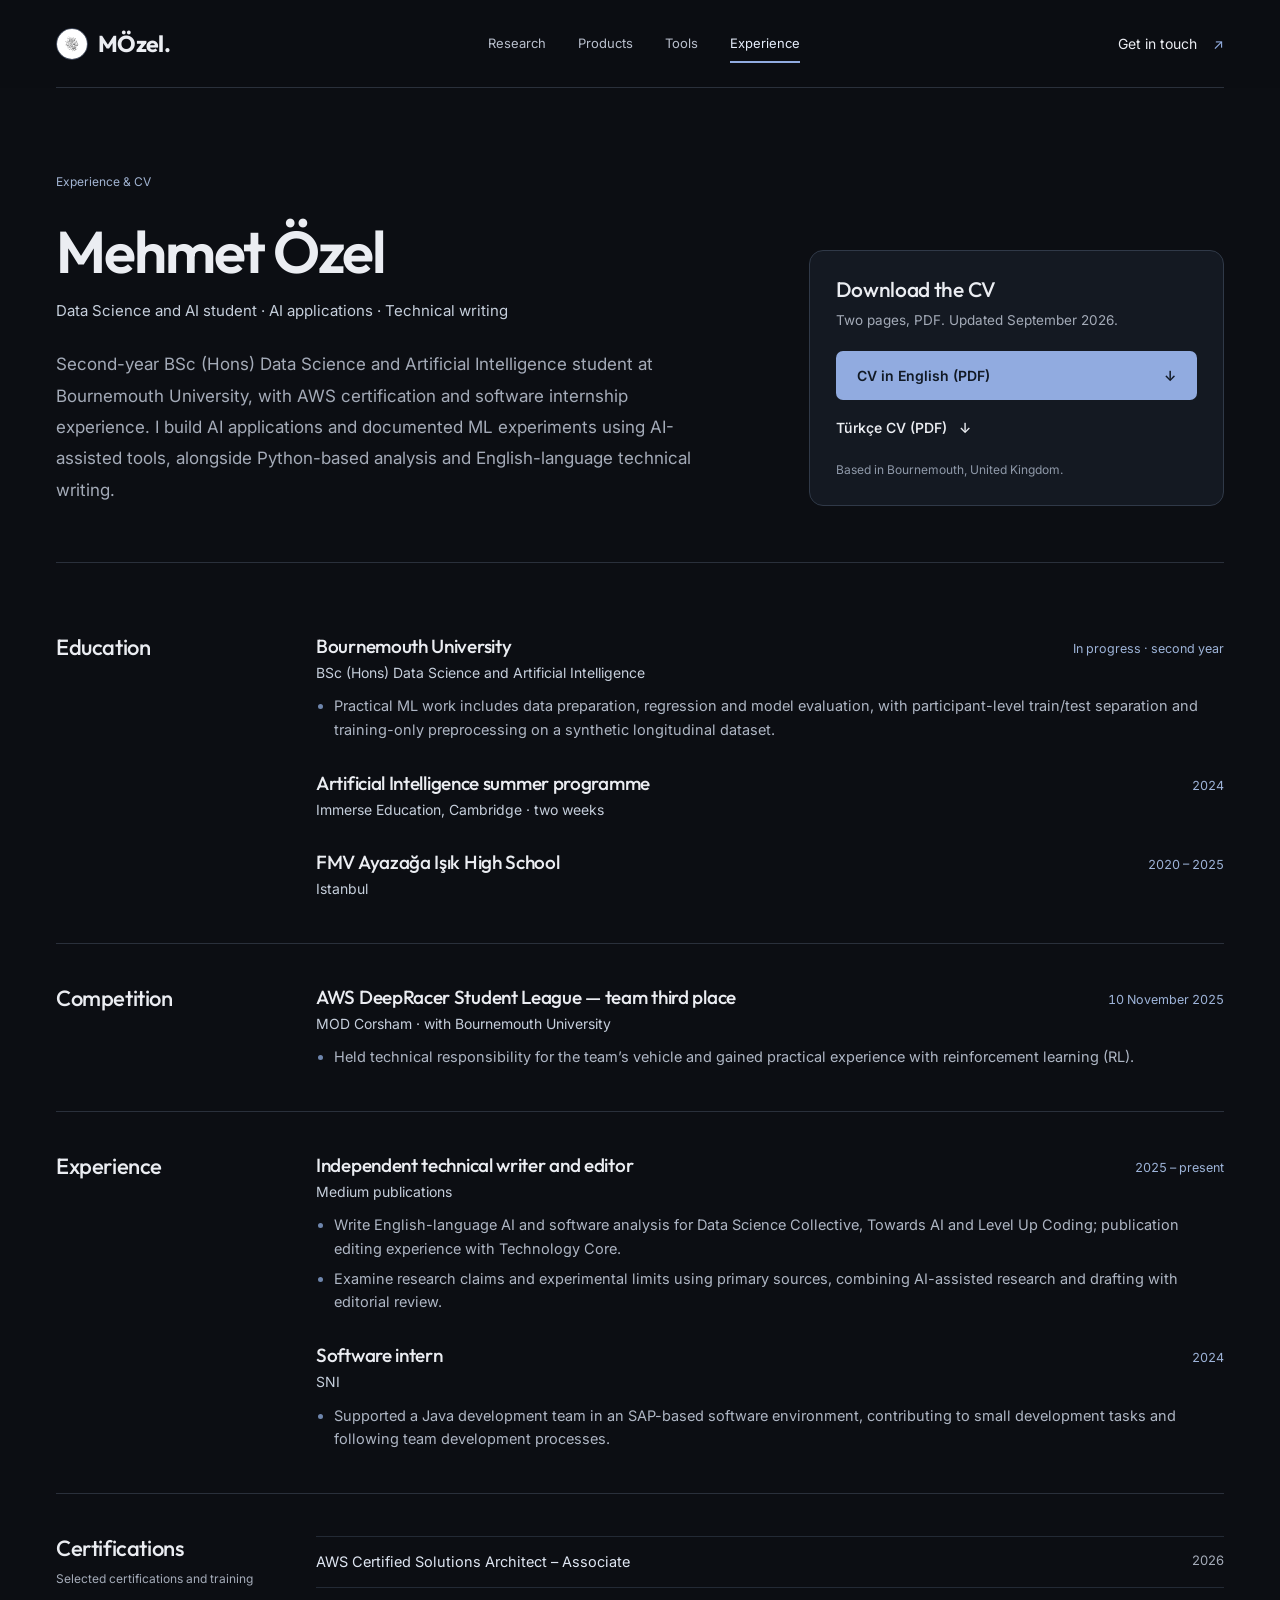
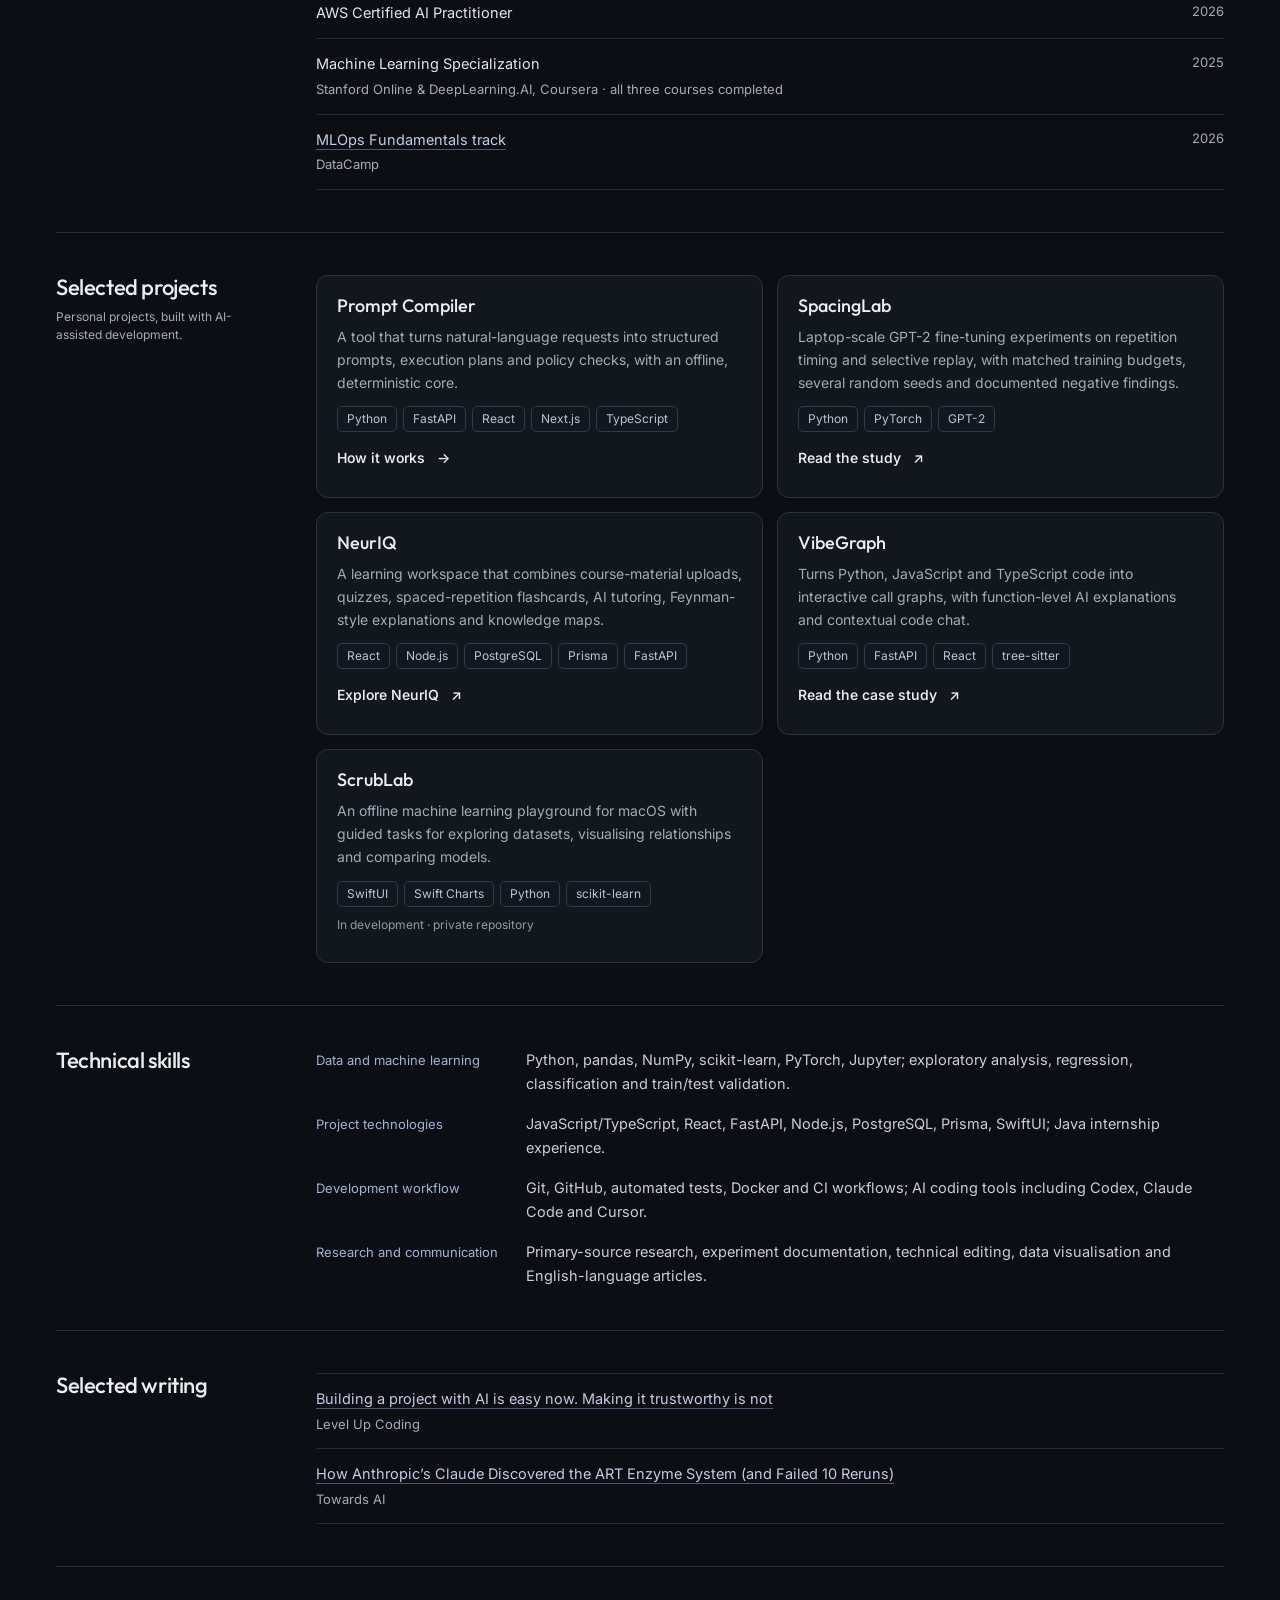
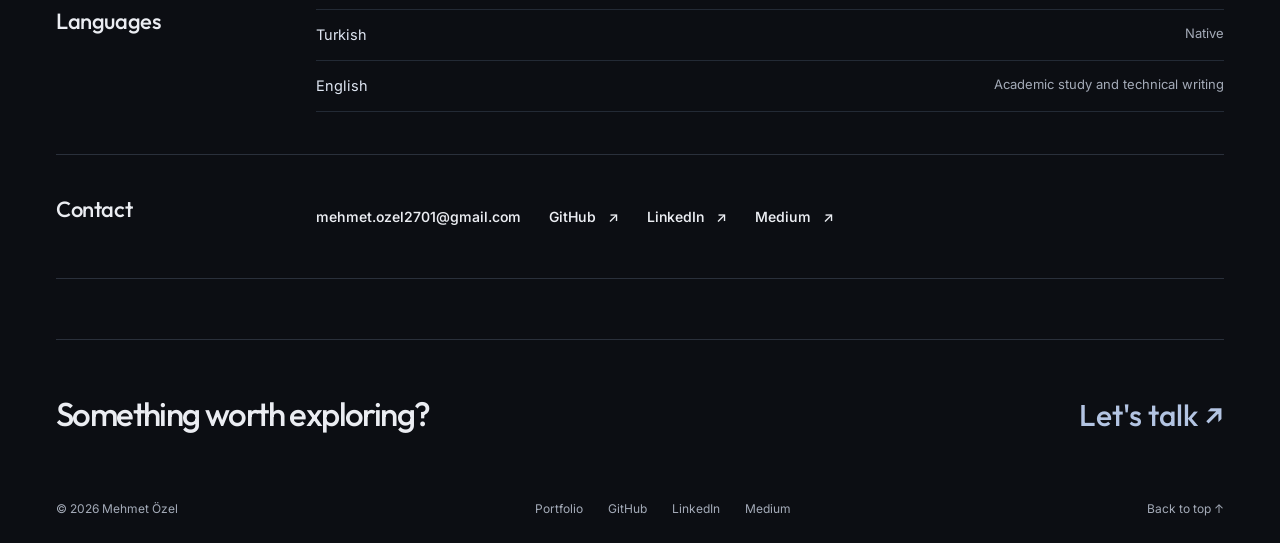
<file: cv/index.html>
<!doctype html>
<html lang="en">
<head>
<meta charset="utf-8"><meta name="viewport" content="width=device-width, initial-scale=1">
<title>Experience &amp; CV — Mehmet Özel</title>
<meta name="description" content="Education, experience, certifications and selected projects of Mehmet Özel, a second-year Data Science and AI student at Bournemouth University. Download the CV in English or Turkish.">
<meta name="theme-color" content="#0c0e13">
<link rel="icon" href="../assets/favicon-64.png" type="image/png" sizes="64x64">
<link rel="apple-touch-icon" href="../assets/apple-touch-icon.png">
<link rel="canonical" href="https://mehmetozel.com/cv/">
<meta property="og:type" content="profile">
<meta property="og:title" content="Experience &amp; CV — Mehmet Özel">
<meta property="og:description" content="Second-year Data Science and AI student at Bournemouth University. Education, experience, certifications and selected projects.">
<meta property="og:image" content="https://mehmetozel.com/assets/neuriq-2026/poster-v4.jpg">
<meta name="twitter:card" content="summary_large_image">
<link rel="preconnect" href="https://fonts.googleapis.com"><link rel="preconnect" href="https://fonts.gstatic.com" crossorigin>
<link href="https://fonts.googleapis.com/css2?family=Inter:wght@400;500;600;700&family=Outfit:wght@400;500;600;700&display=swap" rel="stylesheet">
<link rel="stylesheet" href="../styles/portfolio.css">
<link rel="stylesheet" href="../styles/refined.css">
<link rel="stylesheet" href="../styles/motion.css">
<link rel="stylesheet" href="../styles/pages.css">
<script src="../scripts/portfolio.js" defer></script>
</head>
<body class="sub-page cv-page">
<a class="skip" href="#main">Skip to content</a>
<header class="site-header wrap"><a class="wordmark" href="../" aria-label="Mehmet Özel, portfolio home"><img class="avatar" src="../assets/userprofilepicture.png" alt="" width="32" height="32">MÖzel.</a><nav aria-label="Main navigation"><a href="../#research">Research</a><a href="../#products">Products</a><a href="../#tools">Tools</a><a href="../#experience" aria-current="page">Experience</a></nav><div class="header-actions"><a class="header-link" href="mailto:mehmet.ozel2701@gmail.com">Get in touch <span aria-hidden="true">↗</span></a></div></header>
<main id="main">
<section class="cv-hero wrap" aria-labelledby="cv-title">
<div><p class="intro">Experience &amp; CV</p><h1 id="cv-title">Mehmet Özel</h1><p class="cv-role">Data Science and AI student · AI applications · Technical writing</p><p class="hero-desc">Second-year BSc (Hons) Data Science and Artificial Intelligence student at Bournemouth University, with AWS certification and software internship experience. I build AI applications and documented ML experiments using AI-assisted tools, alongside Python-based analysis and English-language technical writing.</p></div>
<aside class="cv-download" aria-labelledby="download-title"><h2 id="download-title">Download the CV</h2><p>Two pages, PDF. Updated September 2026.</p><a class="button" href="Mehmet_Ozel_CV_EN.pdf" download>CV in English (PDF) <span aria-hidden="true">↓</span></a><a class="text-link" href="Mehmet_Ozel_CV_TR.pdf" download hreflang="tr">Türkçe CV (PDF) <span aria-hidden="true">↓</span></a><small>Based in Bournemouth, United Kingdom.</small></aside>
</section>
<div class="cv-body wrap">
<section class="cv-block" aria-labelledby="education"><h2 id="education">Education</h2><div class="cv-items">
<article class="cv-item"><header><div><h3>Bournemouth University</h3><p class="org">BSc (Hons) Data Science and Artificial Intelligence</p></div><span class="when">In progress · second year</span></header><ul><li>Practical ML work includes data preparation, regression and model evaluation, with participant-level train/test separation and training-only preprocessing on a synthetic longitudinal dataset.</li></ul></article>
<article class="cv-item"><header><div><h3>Artificial Intelligence summer programme</h3><p class="org">Immerse Education, Cambridge · two weeks</p></div><time datetime="2024">2024</time></header></article>
<article class="cv-item"><header><div><h3>FMV Ayazağa Işık High School</h3><p class="org">Istanbul</p></div><span class="when">2020 – 2025</span></header></article>
</div></section>
<section class="cv-block" aria-labelledby="achievement"><h2 id="achievement">Competition</h2><div class="cv-items">
<article class="cv-item"><header><div><h3>AWS DeepRacer Student League — team third place</h3><p class="org">MOD Corsham · with Bournemouth University</p></div><time datetime="2025-11-10">10 November 2025</time></header><ul><li>Held technical responsibility for the team’s vehicle and gained practical experience with reinforcement learning (RL).</li></ul></article>
</div></section>
<section class="cv-block" aria-labelledby="experience-title"><h2 id="experience-title">Experience</h2><div class="cv-items">
<article class="cv-item"><header><div><h3>Independent technical writer and editor</h3><p class="org">Medium publications</p></div><span class="when">2025 – present</span></header><ul><li>Write English-language AI and software analysis for Data Science Collective, Towards AI and Level Up Coding; publication editing experience with Technology Core.</li><li>Examine research claims and experimental limits using primary sources, combining AI-assisted research and drafting with editorial review.</li></ul></article>
<article class="cv-item"><header><div><h3>Software intern</h3><p class="org">SNI</p></div><time datetime="2024">2024</time></header><ul><li>Supported a Java development team in an SAP-based software environment, contributing to small development tasks and following team development processes.</li></ul></article>
</div></section>
<section class="cv-block" aria-labelledby="certs"><h2 id="certs">Certifications <small>Selected certifications and training</small></h2><ul class="cv-list">
<li>AWS Certified Solutions Architect – Associate<span>2026</span></li>
<li>AWS Certified AI Practitioner<span>2026</span></li>
<li><div>Machine Learning Specialization<em>Stanford Online &amp; DeepLearning.AI, Coursera · all three courses completed</em></div><span>2025</span></li>
<li><div><a href="https://www.datacamp.com/completed/statement-of-accomplishment/track/2163b52896539d04a8cc813757edd492ff79d8dc">MLOps Fundamentals track</a><em>DataCamp</em></div><span>2026</span></li>
</ul></section>
<section class="cv-block" aria-labelledby="projects-title"><h2 id="projects-title">Selected projects <small>Personal projects, built with AI-assisted development.</small></h2><div class="cv-projects">
<article><h3>Prompt Compiler</h3><p>A tool that turns natural-language requests into structured prompts, execution plans and policy checks, with an offline, deterministic core.</p><ul class="stack"><li>Python</li><li>FastAPI</li><li>React</li><li>Next.js</li><li>TypeScript</li></ul><a class="text-link" href="../compiler/">How it works <span aria-hidden="true">→</span></a></article>
<article><h3>SpacingLab</h3><p>Laptop-scale GPT-2 fine-tuning experiments on repetition timing and selective replay, with matched training budgets, several random seeds and documented negative findings.</p><ul class="stack"><li>Python</li><li>PyTorch</li><li>GPT-2</li></ul><a class="text-link" href="https://github.com/madara88645/SpacingLab">Read the study <span aria-hidden="true">↗</span></a></article>
<article><h3>NeurIQ</h3><p>A learning workspace that combines course-material uploads, quizzes, spaced-repetition flashcards, AI tutoring, Feynman-style explanations and knowledge maps.</p><ul class="stack"><li>React</li><li>Node.js</li><li>PostgreSQL</li><li>Prisma</li><li>FastAPI</li></ul><a class="text-link" href="../neurIQ/">Explore NeurIQ <span aria-hidden="true">↗</span></a></article>
<article><h3>VibeGraph</h3><p>Turns Python, JavaScript and TypeScript code into interactive call graphs, with function-level AI explanations and contextual code chat.</p><ul class="stack"><li>Python</li><li>FastAPI</li><li>React</li><li>tree-sitter</li></ul><a class="text-link" href="../vibegraph/">Read the case study <span aria-hidden="true">↗</span></a></article>
<article><h3>ScrubLab</h3><p>An offline machine learning playground for macOS with guided tasks for exploring datasets, visualising relationships and comparing models.</p><ul class="stack"><li>SwiftUI</li><li>Swift Charts</li><li>Python</li><li>scikit-learn</li></ul><span class="private-note">In development · private repository</span></article>
</div></section>
<section class="cv-block" aria-labelledby="skills-title"><h2 id="skills-title">Technical skills</h2><dl class="skills">
<div><dt>Data and machine learning</dt><dd>Python, pandas, NumPy, scikit-learn, PyTorch, Jupyter; exploratory analysis, regression, classification and train/test validation.</dd></div>
<div><dt>Project technologies</dt><dd>JavaScript/TypeScript, React, FastAPI, Node.js, PostgreSQL, Prisma, SwiftUI; Java internship experience.</dd></div>
<div><dt>Development workflow</dt><dd>Git, GitHub, automated tests, Docker and CI workflows; AI coding tools including Codex, Claude Code and Cursor.</dd></div>
<div><dt>Research and communication</dt><dd>Primary-source research, experiment documentation, technical editing, data visualisation and English-language articles.</dd></div>
</dl></section>
<section class="cv-block" aria-labelledby="writing-title"><h2 id="writing-title">Selected writing</h2><ul class="cv-list">
<li><div><a href="https://medium.com/gitconnected/building-a-project-with-ai-is-easy-now-making-it-trustworthy-is-not-1d2835f1e48b">Building a project with AI is easy now. Making it trustworthy is not</a><em>Level Up Coding</em></div></li>
<li><div><a href="https://pub.towardsai.net/how-anthropics-claude-discovered-the-art-enzyme-system-and-failed-10-reruns-c9509823f3a4">How Anthropic’s Claude Discovered the ART Enzyme System (and Failed 10 Reruns)</a><em>Towards AI</em></div></li>
</ul></section>
<section class="cv-block" aria-labelledby="languages-title"><h2 id="languages-title">Languages</h2><ul class="cv-list">
<li>Turkish<span>Native</span></li>
<li>English<span>Academic study and technical writing</span></li>
</ul></section>
<section class="cv-block" aria-labelledby="contact-title"><h2 id="contact-title">Contact</h2><div class="cv-contact"><a class="text-link" href="mailto:mehmet.ozel2701@gmail.com">mehmet.ozel2701@gmail.com</a><a class="text-link" href="https://github.com/madara88645">GitHub <span aria-hidden="true">↗</span></a><a class="text-link" href="https://www.linkedin.com/in/mehmet-ozel-695227300">LinkedIn <span aria-hidden="true">↗</span></a><a class="text-link" href="https://medium.com/@mehmet.ozel2701">Medium <span aria-hidden="true">↗</span></a></div></section>
</div>
</main>
<footer class="wrap"><div><h2>Something worth exploring?</h2><a class="contact-link" href="mailto:mehmet.ozel2701@gmail.com">Let's talk <span aria-hidden="true">↗</span></a></div><div class="footer-bottom"><span>© 2026 Mehmet Özel</span><div><a href="../">Portfolio</a><a href="https://github.com/madara88645">GitHub</a><a href="https://www.linkedin.com/in/mehmet-ozel-695227300">LinkedIn</a><a href="https://medium.com/@mehmet.ozel2701">Medium</a></div><a href="#main">Back to top ↑</a></div></footer>
</body></html>
</file>
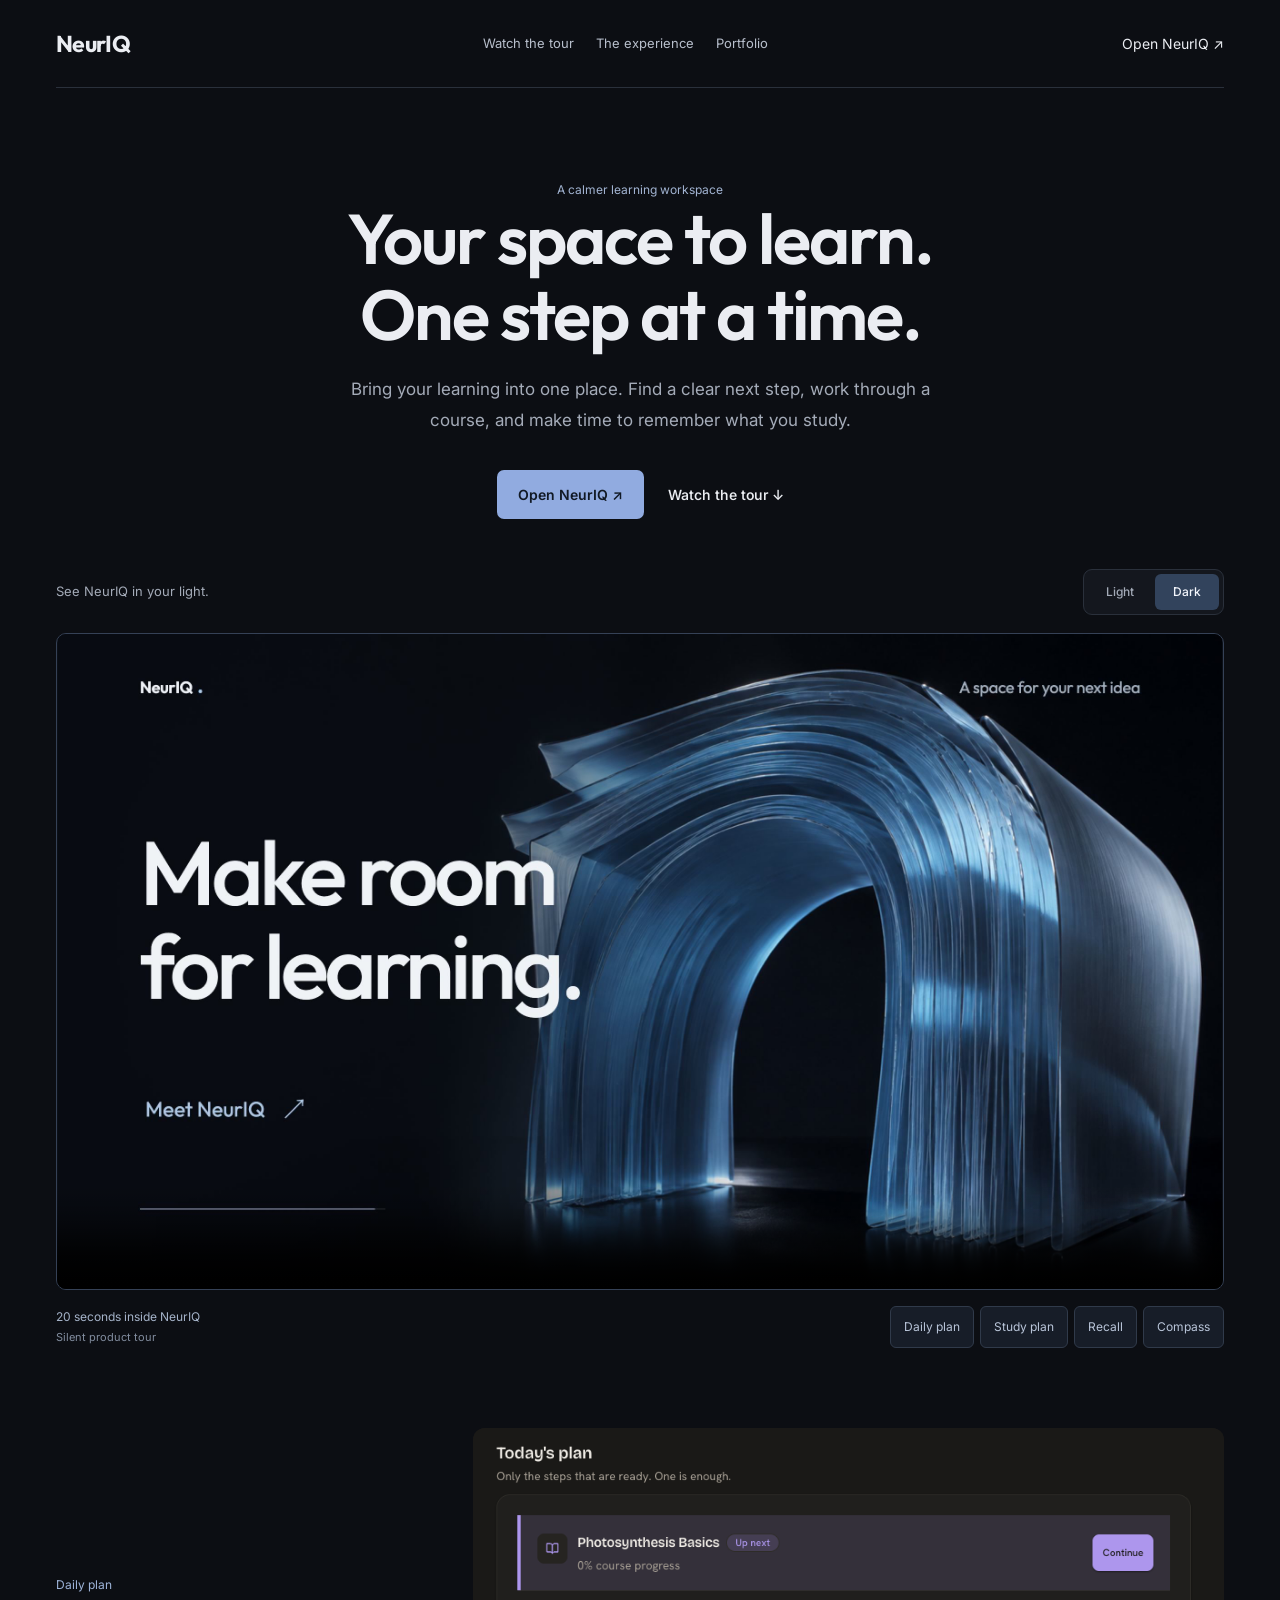
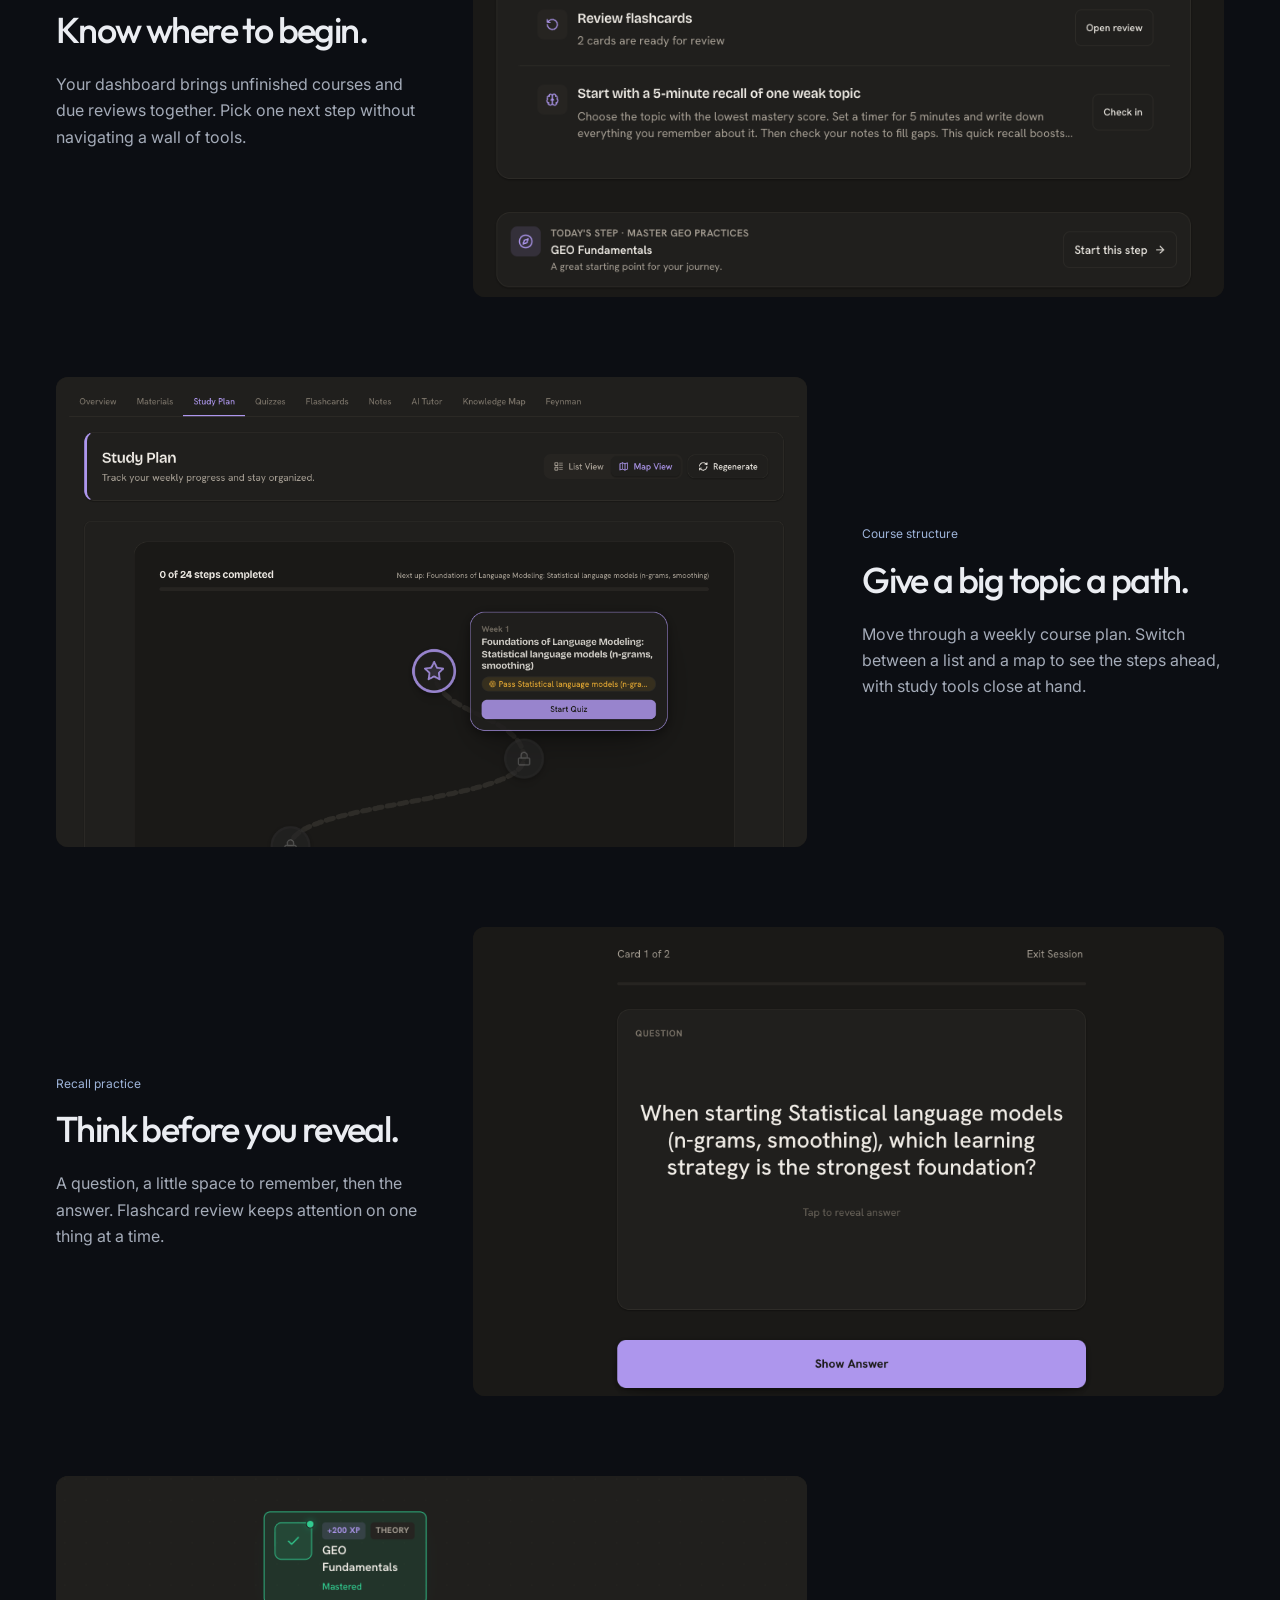
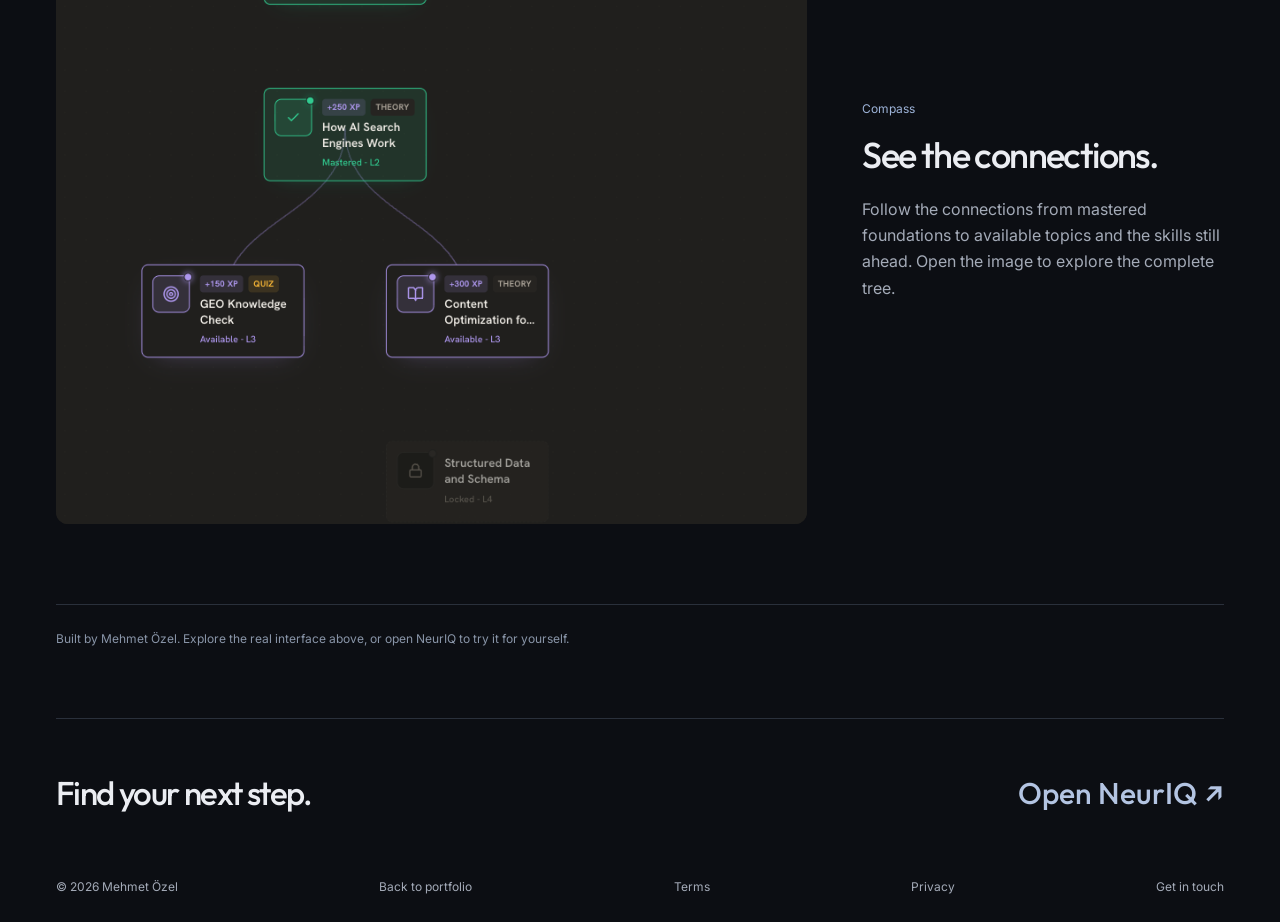
<file: neurIQ/index.html>
<!doctype html><html lang="en"><head><meta charset="utf-8"><meta name="viewport" content="width=device-width,initial-scale=1"><script>document.documentElement.dataset.theme=new URLSearchParams(location.search).get("theme")==="light"?"light":"dark";</script><title>NeurIQ — Your space to learn</title><meta name="description" content="Explore NeurIQ: a daily study plan, structured courses, recall practice and a visual map of your next skills."><link href="https://fonts.googleapis.com/css2?family=Inter:wght@400;500;600;700&family=Outfit:wght@400;500;600;700&display=swap" rel="stylesheet"><link rel="stylesheet" href="../styles/portfolio.css"><link rel="stylesheet" href="../styles/refined.css"><link rel="stylesheet" href="../styles/neuriq-showcase.css"><link rel="stylesheet" href="../styles/neuriq-themes.css"></head><body class="neuriq-page"><a class="skip" href="#main">Skip to content</a><header class="site-header wrap"><a class="wordmark" href="./">NeurIQ</a><nav aria-label="Main navigation"><a href="#tour">Watch the tour</a><a href="#experience">The experience</a><a href="../">Portfolio</a></nav><a class="header-link" href="https://neuriq-ai.com">Open NeurIQ ↗</a></header><main id="main"><section class="hero wrap"><p class="intro">A calmer learning workspace</p><h1>Your space to learn.<br>One step at a time.</h1><p class="hero-desc">Bring your learning into one place. Find a clear next step, work through a course, and make time to remember what you study.</p><div class="hero-actions"><a class="button" href="https://neuriq-ai.com">Open NeurIQ ↗</a><a class="text-link" href="#tour">Watch the tour ↓</a></div></section><section class="wrap" id="tour" aria-label="NeurIQ product tour"><div class="tour-theme-bar"><p>See NeurIQ in your light.</p><div class="tour-theme-switch" role="group" aria-label="Page and video theme"><button type="button" data-tour-theme="light" aria-pressed="false">Light</button><button type="button" data-tour-theme="dark" aria-pressed="true">Dark</button></div></div><video class="tour-video" controls playsinline preload="metadata" poster="../assets/neuriq-2026/poster-v4.jpg"><source src="../assets/neuriq-2026/neuriq-film-dark-v5.mp4" type="video/mp4">Your browser does not support video. <a href="../assets/neuriq-2026/neuriq-film-dark-v5.mp4">Download the tour</a>.</video><div class="tour-toolbar"><p class="tour-caption">20 seconds inside NeurIQ <span>Silent product tour</span></p><p class="tour-status" role="status" aria-live="polite"></p><div class="tour-chapters" aria-label="Video chapters"><button type="button" data-time="2.9">Daily plan</button><button type="button" data-time="6.4">Study plan</button><button type="button" data-time="9.7">Recall</button><button type="button" data-time="14.1">Compass</button></div></div></section><section class="wrap" id="experience">
<article class="neuriq-story"><div class="story-copy"><p class="section-label">Daily plan</p><h2>Know where to begin.</h2><p>Your dashboard brings unfinished courses and due reviews together. Pick one next step without navigating a wall of tools.</p></div><a class="shot-link" data-shot="dashboard" href="../assets/neuriq-2026/dashboard-sharp.png"><img src="../assets/neuriq-2026/dashboard-sharp.png" width="2560" height="1600" loading="lazy" alt="NeurIQ dashboard showing a course to continue and today's review plan"></a></article>
<article class="neuriq-story"><div class="story-copy"><p class="section-label">Course structure</p><h2>Give a big topic a path.</h2><p>Move through a weekly course plan. Switch between a list and a map to see the steps ahead, with study tools close at hand.</p></div><a class="shot-link" data-shot="study-plan" href="../assets/neuriq-2026/study-plan-sharp.png"><img src="../assets/neuriq-2026/study-plan-sharp.png" width="2560" height="1600" loading="lazy" alt="A language-model course with its study plan displayed as a map"></a></article>
<article class="neuriq-story"><div class="story-copy"><p class="section-label">Recall practice</p><h2>Think before you reveal.</h2><p>A question, a little space to remember, then the answer. Flashcard review keeps attention on one thing at a time.</p></div><a class="shot-link" data-shot="review" href="../assets/neuriq-2026/review-sharp.png"><img src="../assets/neuriq-2026/review-sharp.png" width="2560" height="1600" loading="lazy" alt="A NeurIQ flashcard question with a Show Answer button"></a></article>
<article class="neuriq-story"><div class="story-copy"><p class="section-label">Compass</p><h2>See the connections.</h2><p>Follow the connections from mastered foundations to available topics and the skills still ahead. Open the image to explore the complete tree.</p></div><a class="shot-link tree-shot" data-shot="compass" href="../assets/neuriq-2026/compass-tree-dark-v5.png"><img src="../assets/neuriq-2026/compass-tree-dark-v5.png" width="2560" height="1600" loading="lazy" alt="Compass skill tree showing connected topics and learning status"></a></article><aside class="product-notes"><p>Built by Mehmet Özel. Explore the real interface above, or open NeurIQ to try it for yourself.</p></aside></section></main><footer class="wrap"><div><h2>Find your next step.</h2><a class="contact-link" href="https://neuriq-ai.com">Open NeurIQ ↗</a></div><div class="footer-bottom"><span>© 2026 Mehmet Özel</span><a href="../">Back to portfolio</a><a href="https://neuriq-ai.com/terms">Terms</a><a href="https://neuriq-ai.com/privacy">Privacy</a><a href="mailto:mehmet.ozel2701@gmail.com">Get in touch</a></div></footer><dialog class="screen-dialog" aria-label="Product screenshot"><button class="screen-size" type="button" aria-pressed="false">Actual size</button><button class="screen-close" type="button" aria-label="Close screenshot">Close ×</button><img alt=""><p></p></dialog><script src="../scripts/neuriq.js"></script></body></html>
</file>
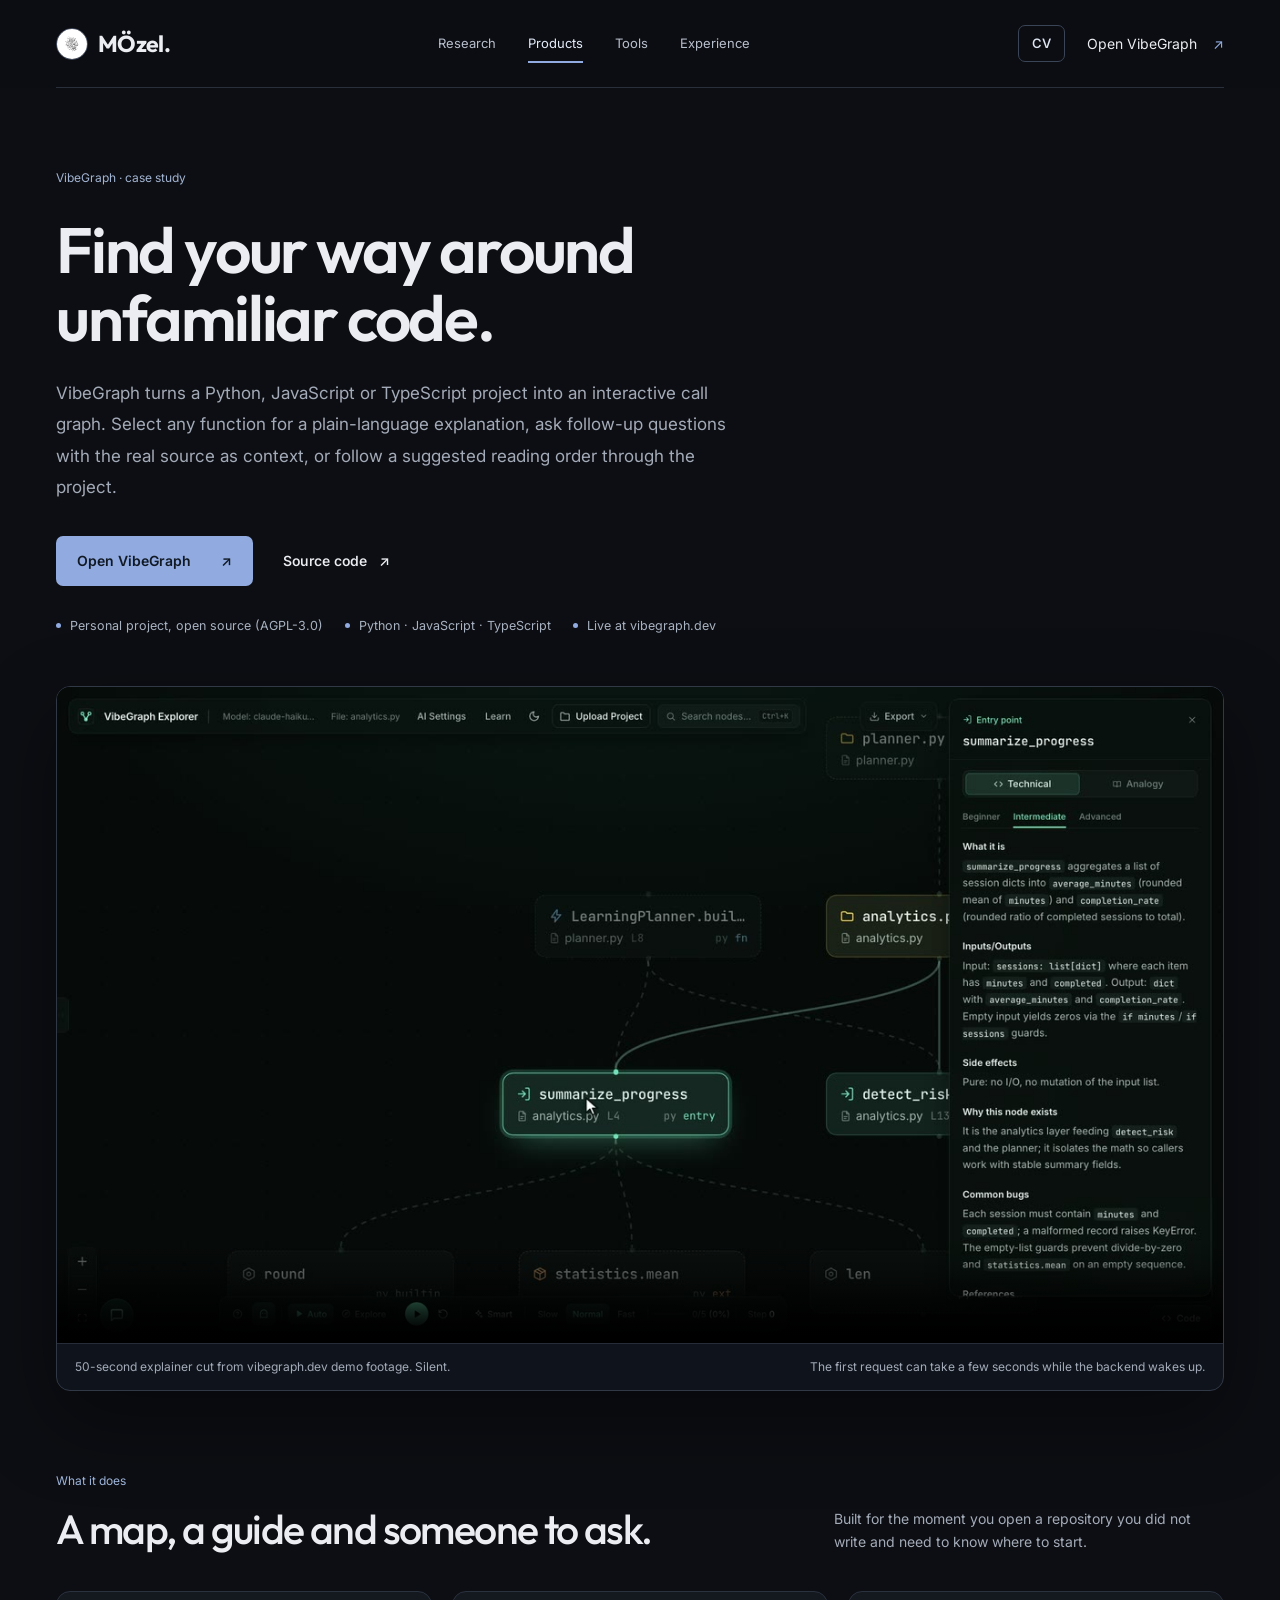
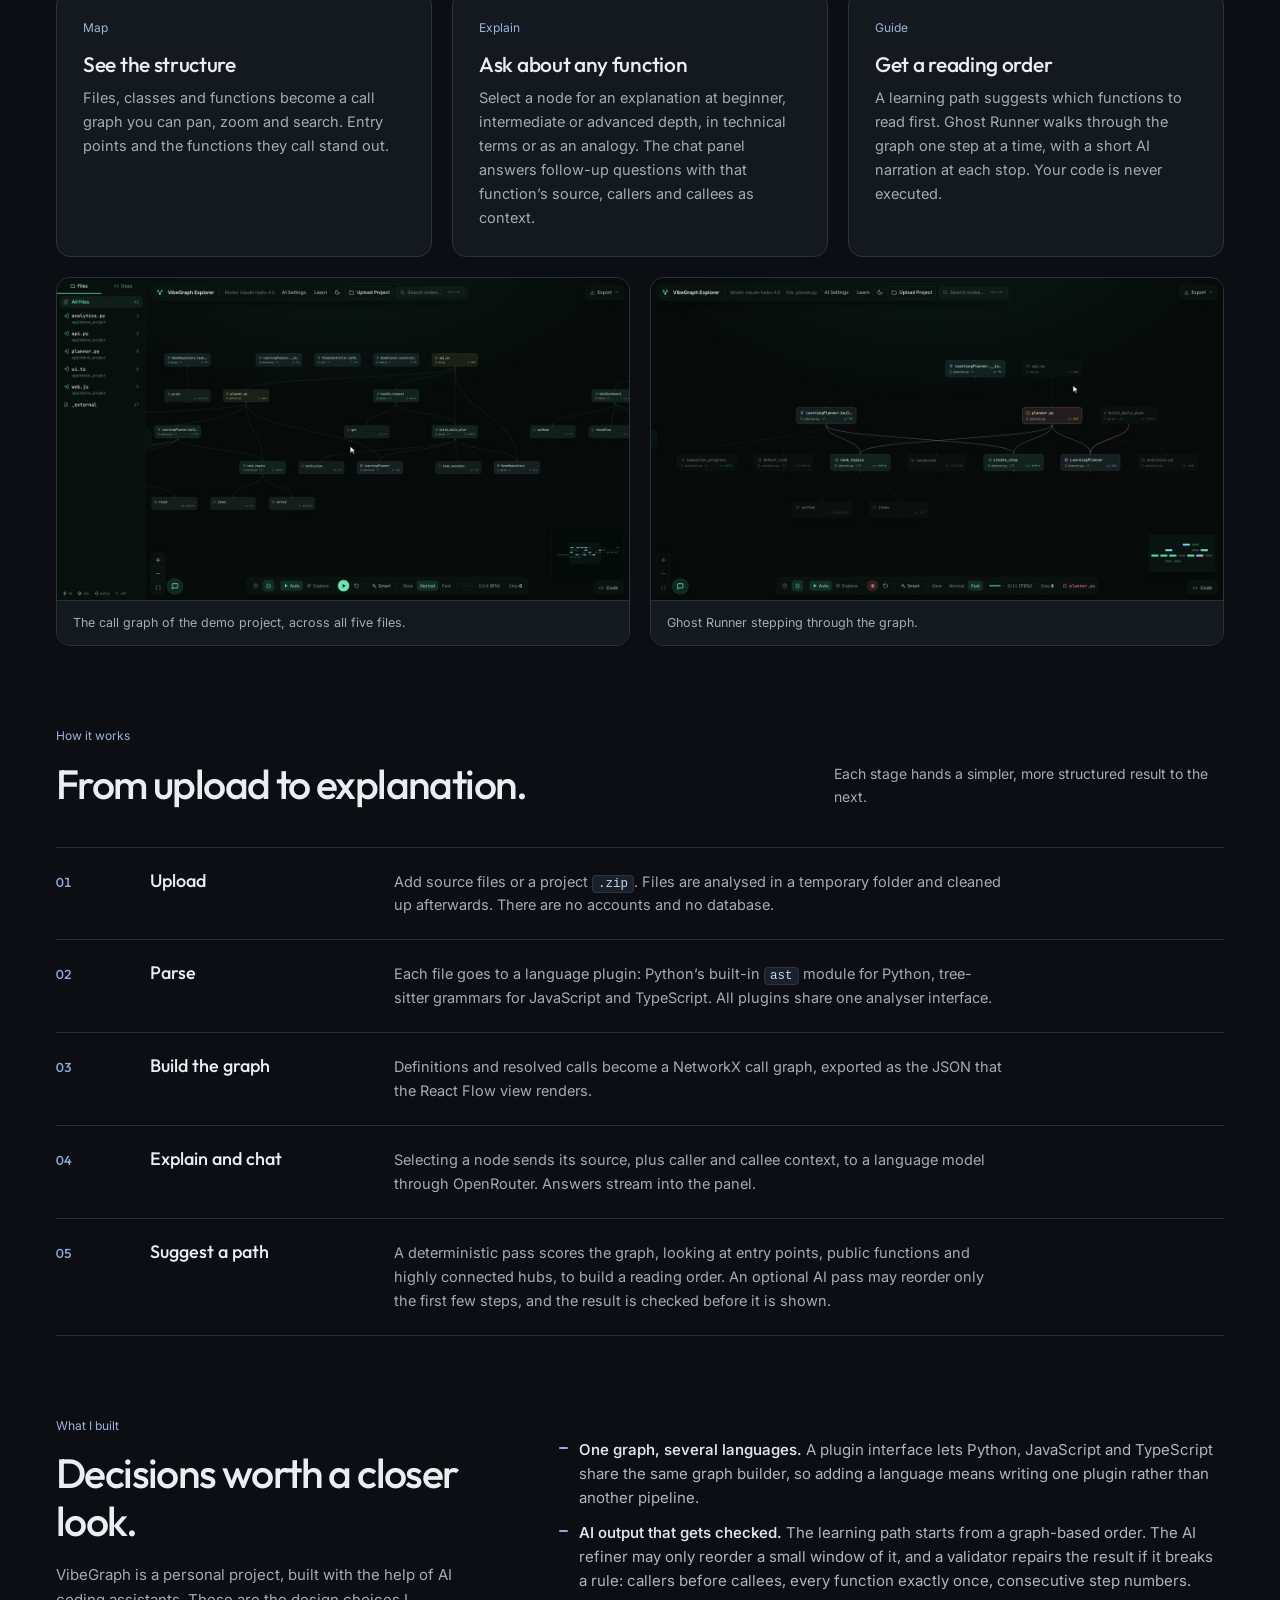
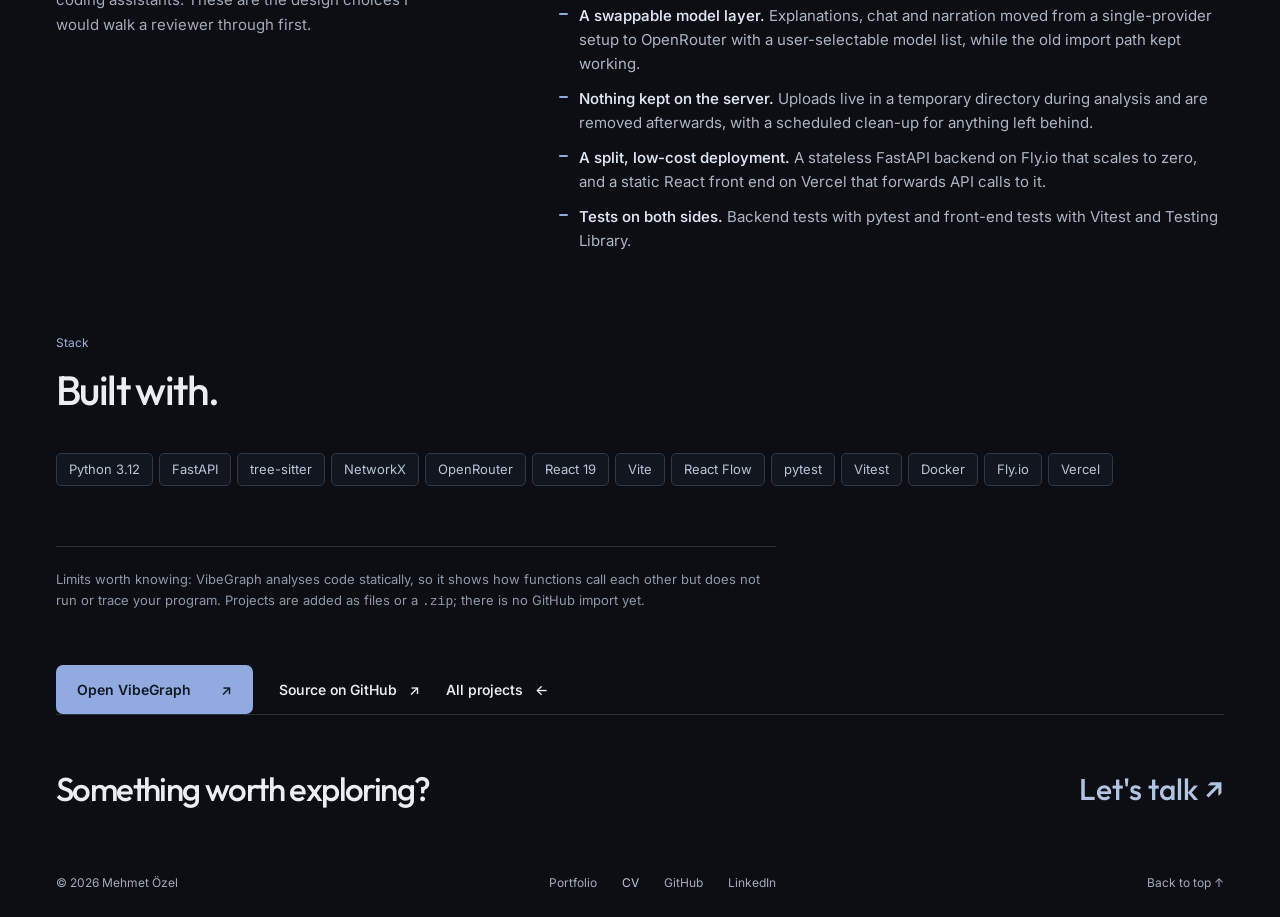
<file: vibegraph/index.html>
<!doctype html>
<html lang="en">
<head>
<meta charset="utf-8"><meta name="viewport" content="width=device-width, initial-scale=1">
<title>VibeGraph case study — Mehmet Özel</title>
<meta name="description" content="VibeGraph turns a Python, JavaScript or TypeScript project into an interactive call graph with function-level AI explanations, contextual chat and a checked learning path. A case study by Mehmet Özel.">
<meta name="theme-color" content="#0c0e13">
<link rel="icon" href="../assets/favicon-64.png" type="image/png" sizes="64x64">
<link rel="apple-touch-icon" href="../assets/apple-touch-icon.png">
<link rel="canonical" href="https://mehmetozel.com/vibegraph/">
<meta property="og:type" content="article">
<meta property="og:title" content="VibeGraph case study — Mehmet Özel">
<meta property="og:description" content="Interactive call graphs for Python, JavaScript and TypeScript, with AI explanations and a graph-checked learning path.">
<meta property="og:url" content="https://mehmetozel.com/vibegraph/">
<meta property="og:image" content="https://mehmetozel.com/assets/vibegraph/explain-v2.jpg">
<meta name="twitter:card" content="summary_large_image">
<link rel="preconnect" href="https://fonts.googleapis.com"><link rel="preconnect" href="https://fonts.gstatic.com" crossorigin>
<link href="https://fonts.googleapis.com/css2?family=Inter:wght@400;500;600;700&family=Outfit:wght@400;500;600;700&display=swap" rel="stylesheet">
<link rel="stylesheet" href="../styles/portfolio.css">
<link rel="stylesheet" href="../styles/refined.css">
<link rel="stylesheet" href="../styles/motion.css">
<link rel="stylesheet" href="../styles/pages.css">
<script src="../scripts/portfolio.js" defer></script>
</head>
<body class="sub-page case-page">
<a class="skip" href="#main">Skip to content</a>
<header class="site-header wrap"><a class="wordmark" href="../" aria-label="Mehmet Özel, portfolio home"><img class="avatar" src="../assets/userprofilepicture.png" alt="" width="32" height="32">MÖzel.</a><nav aria-label="Main navigation"><a href="../#research">Research</a><a href="../#products" aria-current="page">Products</a><a href="../#tools">Tools</a><a href="../#experience">Experience</a></nav><div class="header-actions"><a class="cv-chip" href="../cv/">CV</a><a class="header-link" href="https://vibegraph.dev">Open VibeGraph <span aria-hidden="true">↗</span></a></div></header>
<main id="main">
<section class="case-hero wrap" aria-labelledby="case-title">
<p class="intro">VibeGraph · case study</p>
<h1 id="case-title">Find your way around unfamiliar code.</h1>
<p class="hero-desc">VibeGraph turns a Python, JavaScript or TypeScript project into an interactive call graph. Select any function for a plain-language explanation, ask follow-up questions with the real source as context, or follow a suggested reading order through the project.</p>
<div class="hero-actions"><a class="button" href="https://vibegraph.dev">Open VibeGraph <span aria-hidden="true">↗</span></a><a class="text-link" href="https://github.com/madara88645/VibeGraph">Source code <span aria-hidden="true">↗</span></a></div>
<ul class="hero-meta" aria-label="Project facts"><li>Personal project, open source (AGPL-3.0)</li><li>Python · JavaScript · TypeScript</li><li>Live at vibegraph.dev</li></ul>
</section>
<figure class="case-shot wrap"><video controls muted playsinline preload="metadata" poster="../assets/vibegraph/explain-v2.jpg" width="1920" height="1080" aria-label="VibeGraph explainer film: a project mapped as a call graph, a function explained in plain language and as an analogy, Ghost Runner walking the calls, and a suggested reading order"><source src="../assets/vibegraph/vibegraph-film-v2.mp4" type="video/mp4">Your browser does not support video. <a href="../assets/vibegraph/vibegraph-film-v2.mp4">Download the film</a>.</video><figcaption><span>50-second explainer cut from vibegraph.dev demo footage. Silent.</span><span>The first request can take a few seconds while the backend wakes up.</span></figcaption></figure>

<section class="case-section wrap" id="what" aria-labelledby="what-title">
<div class="section-head"><div><p class="section-label">What it does</p><h2 id="what-title">A map, a guide and someone to ask.</h2></div><p>Built for the moment you open a repository you did not write and need to know where to start.</p></div>
<div class="case-grid">
<article class="case-card"><span class="label">Map</span><h3>See the structure</h3><p>Files, classes and functions become a call graph you can pan, zoom and search. Entry points and the functions they call stand out.</p></article>
<article class="case-card"><span class="label">Explain</span><h3>Ask about any function</h3><p>Select a node for an explanation at beginner, intermediate or advanced depth, in technical terms or as an analogy. The chat panel answers follow-up questions with that function’s source, callers and callees as context.</p></article>
<article class="case-card"><span class="label">Guide</span><h3>Get a reading order</h3><p>A learning path suggests which functions to read first. Ghost Runner walks through the graph one step at a time, with a short AI narration at each stop. Your code is never executed.</p></article>
</div>
<div class="case-gallery"><figure><img src="../assets/vibegraph/graph-v2.jpg" width="1280" height="720" loading="lazy" alt="VibeGraph Explorer showing the files and functions of the demo project as connected nodes, with the file list on the left"><figcaption>The call graph of the demo project, across all five files.</figcaption></figure><figure><img src="../assets/vibegraph/ghost-runner-v2.jpg" width="1280" height="720" loading="lazy" alt="Ghost Runner highlighting a path through the call graph, with step controls and progress at the bottom"><figcaption>Ghost Runner stepping through the graph.</figcaption></figure></div>
</section>

<section class="case-section wrap" id="how" aria-labelledby="how-title">
<div class="section-head"><div><p class="section-label">How it works</p><h2 id="how-title">From upload to explanation.</h2></div><p>Each stage hands a simpler, more structured result to the next.</p></div>
<ol class="steps">
<li><h3>Upload</h3><p>Add source files or a project <code>.zip</code>. Files are analysed in a temporary folder and cleaned up afterwards. There are no accounts and no database.</p></li>
<li><h3>Parse</h3><p>Each file goes to a language plugin: Python’s built-in <code>ast</code> module for Python, tree-sitter grammars for JavaScript and TypeScript. All plugins share one analyser interface.</p></li>
<li><h3>Build the graph</h3><p>Definitions and resolved calls become a NetworkX call graph, exported as the JSON that the React Flow view renders.</p></li>
<li><h3>Explain and chat</h3><p>Selecting a node sends its source, plus caller and callee context, to a language model through OpenRouter. Answers stream into the panel.</p></li>
<li><h3>Suggest a path</h3><p>A deterministic pass scores the graph, looking at entry points, public functions and highly connected hubs, to build a reading order. An optional AI pass may reorder only the first few steps, and the result is checked before it is shown.</p></li>
</ol>
</section>

<section class="case-section wrap" id="built" aria-labelledby="built-title">
<div class="built"><div><p class="section-label">What I built</p><h2 id="built-title">Decisions worth a closer look.</h2><p class="case-lead">VibeGraph is a personal project, built with the help of AI coding assistants. These are the design choices I would walk a reviewer through first.</p></div>
<ul class="points">
<li><b>One graph, several languages.</b> A plugin interface lets Python, JavaScript and TypeScript share the same graph builder, so adding a language means writing one plugin rather than another pipeline.</li>
<li><b>AI output that gets checked.</b> The learning path starts from a graph-based order. The AI refiner may only reorder a small window of it, and a validator repairs the result if it breaks a rule: callers before callees, every function exactly once, consecutive step numbers.</li>
<li><b>A swappable model layer.</b> Explanations, chat and narration moved from a single-provider setup to OpenRouter with a user-selectable model list, while the old import path kept working.</li>
<li><b>Nothing kept on the server.</b> Uploads live in a temporary directory during analysis and are removed afterwards, with a scheduled clean-up for anything left behind.</li>
<li><b>A split, low-cost deployment.</b> A stateless FastAPI backend on Fly.io that scales to zero, and a static React front end on Vercel that forwards API calls to it.</li>
<li><b>Tests on both sides.</b> Backend tests with pytest and front-end tests with Vitest and Testing Library.</li>
</ul></div>
</section>

<section class="case-section wrap" id="stack" aria-labelledby="stack-title">
<div class="section-head"><div><p class="section-label">Stack</p><h2 id="stack-title">Built with.</h2></div></div>
<ul class="stack stack-lg" aria-label="Technologies used"><li>Python 3.12</li><li>FastAPI</li><li>tree-sitter</li><li>NetworkX</li><li>OpenRouter</li><li>React 19</li><li>Vite</li><li>React Flow</li><li>pytest</li><li>Vitest</li><li>Docker</li><li>Fly.io</li><li>Vercel</li></ul>
<p class="case-note">Limits worth knowing: VibeGraph analyses code statically, so it shows how functions call each other but does not run or trace your program. Projects are added as files or a <code>.zip</code>; there is no GitHub import yet.</p>
<div class="case-links"><a class="button" href="https://vibegraph.dev">Open VibeGraph <span aria-hidden="true">↗</span></a><a class="text-link" href="https://github.com/madara88645/VibeGraph">Source on GitHub <span aria-hidden="true">↗</span></a><a class="text-link" href="../#products">All projects <span aria-hidden="true">←</span></a></div>
</section>
</main>
<footer class="wrap"><div><h2>Something worth exploring?</h2><a class="contact-link" href="mailto:mehmet.ozel2701@gmail.com">Let's talk <span aria-hidden="true">↗</span></a></div><div class="footer-bottom"><span>© 2026 Mehmet Özel</span><div><a href="../">Portfolio</a><a href="../cv/">CV</a><a href="https://github.com/madara88645">GitHub</a><a href="https://www.linkedin.com/in/mehmet-ozel-695227300">LinkedIn</a></div><a href="#main">Back to top ↑</a></div></footer>
</body></html>
</file>
<file: styles/portfolio.css>
:root{--bg:#171b24;--surface:#202633;--ink:#f1f2f6;--muted:#b5bdcc;--line:#39414e;--lavender:#c6bdf5;--blue:#b5d4e6;--green:#bed8cd;--display:'Manrope',sans-serif;--body:'DM Sans',sans-serif}*{box-sizing:border-box}html{scroll-behavior:smooth;scroll-padding-top:30px}body{margin:0;background:var(--bg);color:var(--ink);font:16px/1.65 var(--body);-webkit-font-smoothing:antialiased}a{color:inherit;text-decoration:none}a,summary{-webkit-tap-highlight-color:transparent}a:focus-visible,summary:focus-visible{outline:3px solid var(--lavender);outline-offset:6px}a:hover{text-decoration:underline;text-underline-offset:5px}h1,h2,h3,p{margin:0}h1,h2,h3{font-family:var(--display);font-weight:500;line-height:1.16}p{color:var(--muted)}.wrap{max-width:1280px;width:calc(100% - 112px);margin-inline:auto}.skip{position:absolute;top:-80px;left:20px;padding:12px;background:var(--ink);color:var(--bg);z-index:5}.skip:focus{top:10px}.site-header{height:112px;display:flex;align-items:center;justify-content:space-between;gap:28px;border-bottom:1px solid var(--line)}.wordmark{font:700 23px var(--display);letter-spacing:-1px;display:flex;gap:14px;align-items:center}.mark{color:var(--lavender);font-size:30px}.site-header nav{display:flex;gap:32px;font-size:14px}.header-link{font-size:14px}.header-link span{margin-left:15px;color:var(--lavender)}.hero{display:grid;grid-template-columns:1.18fr 1fr;align-items:center;gap:25px;padding-block:84px 70px}.intro{font-size:14px;margin-bottom:28px}.hero h1{font-size:clamp(42px,4.5vw,68px);letter-spacing:-3.3px;line-height:1.12}.hero-desc{font-size:19px;margin-top:25px;line-height:1.7}.hero-actions{display:flex;align-items:center;gap:30px;margin-top:33px}.button{display:inline-flex;align-items:center;gap:30px;padding:14px 22px;background:var(--lavender);color:#242235;border-radius:8px;font-weight:600;font-size:14px;min-height:48px}.button:hover{background:#d6cff9;text-decoration:none}.text-link{font-size:14px;font-weight:550;display:inline-block;padding:8px 0}.text-link span{margin-left:8px}.hero-foot{font-size:12px;margin-top:35px}.field{position:relative;aspect-ratio:500/450;min-width:0}.field-lines{width:100%;height:100%}.field-note{position:absolute;border:1px solid #596175;border-radius:12px;background:#262d3b;box-shadow:0 16px 30px #10121b44;padding:17px 20px;min-width:176px;display:flex;flex-direction:column;line-height:1.5;transition:transform .2s}.field-note:hover{transform:translateY(-4px);text-decoration:none}.field-note strong{font:600 18px var(--display)}.field-note>span:last-child{font-size:12px;color:#c7cede;margin-top:4px}.note-icon{font-size:26px;color:var(--lavender);height:38px}.note-research{left:2%;top:4%;transform:rotate(-5deg)}.note-products{right:0;top:34%;transform:rotate(5deg);background:#2b3440}.note-products .note-icon{color:var(--blue)}.note-tools{left:12%;bottom:6%;transform:rotate(-3deg)}.note-tools .note-icon{color:var(--green)}.field-caption{position:absolute;bottom:0;right:0;color:var(--muted);font-size:11px}.work-index{display:grid;grid-template-columns:1.1fr repeat(3,1fr);padding-block:25px;border-block:1px solid var(--line);align-items:center;gap:25px}.work-index>span{color:var(--muted);font-size:13px}.work-index a{font-size:15px}.work-index small{display:block;color:var(--muted);font-size:12px;margin-top:3px}.section{padding-block:95px}.section-label{font-size:14px;color:var(--lavender);margin-bottom:15px}.section-head{display:flex;align-items:flex-end;justify-content:space-between;gap:50px;margin-bottom:38px}h2{font-size:clamp(30px,3.2vw,44px);letter-spacing:-1.6px}.section-head>p{max-width:390px;font-size:15px}.research-grid{display:grid;grid-template-columns:1fr 1fr;gap:24px}.study{padding:32px;border-radius:14px;display:flex;flex-direction:column;min-width:0}.featured-study{background:#cdc6ec;color:#282539}.featured-study p{color:#49445c}.spacing-study{background:#252d3a;border:1px solid #434b5d}.study-top{display:flex;justify-content:space-between;align-items:center;gap:10px;margin-bottom:33px;font-size:12px}.status{display:inline-block;border:1px solid currentColor;border-radius:20px;padding:4px 10px;font-size:11px;white-space:nowrap}.study h3{font-size:29px;letter-spacing:-.9px;margin-bottom:20px}.study>p{font-size:15px;max-width:47ch}.study-finding{border-top:1px solid #aaa1c4;margin-top:29px;padding-top:20px}.study-finding>span{font-weight:650;font-size:12px}.study-finding p{font-size:15px;margin-top:8px}.study-bottom{display:flex;justify-content:space-between;gap:10px;margin-top:auto;padding-top:28px;font-size:12px}.study-bottom a{font-weight:700}.schedule{padding-block:29px 18px}.schedule>div{display:flex;gap:25px;align-items:center;margin-bottom:15px;font-size:12px}.schedule>div>span{width:94px;flex-shrink:0}.ticks{display:flex;gap:5px;flex:1;height:19px}.ticks i{display:block;width:9px;border-radius:3px;background:var(--blue)}.spaced{justify-content:space-between}.schedule small{font-size:11px;color:var(--muted)}details{margin-top:auto;border-top:1px solid #495264}summary{padding:16px 0 0;cursor:pointer;font-size:13px}details p{font-size:14px;margin-top:15px}.ongoing{display:flex;align-items:center;gap:28px;border-bottom:1px solid var(--line);padding:30px 0 0}.ongoing>.status{align-self:flex-start;margin-top:4px;color:var(--green)}.ongoing h3{font-size:19px;letter-spacing:-.4px}.ongoing p{font-size:14px;margin-top:10px;max-width:73ch;padding-bottom:25px}.ongoing>.text-link{white-space:nowrap;align-self:flex-start}.products{background:#e8edf2;color:#202b3a}.products p{color:#536071}.products .section-label{color:#526387}.products .text-link{color:#253750}.product-primary{display:grid;grid-template-columns:.85fr 1.15fr;background:#dbe3ec;border-radius:16px;overflow:hidden;min-height:390px}.product-copy{padding:46px}.product-type{font-size:12px;color:#536071;display:block;margin-bottom:12px}.product-copy h3{font-size:43px;letter-spacing:-1.7px}.product-copy p{font-size:16px;margin:20px 0 25px;max-width:36ch}.product-copy .button{background:#2a3a54;color:#fff;margin-right:16px}.compiler-preview{background:#f7f9fc;border:1px solid #becbda;border-radius:12px 0 0 0;margin:42px 0 0 15px;padding:24px 28px;box-shadow:0 8px 30px #293b5315}.preview-header{display:flex;align-items:center;gap:10px;border-bottom:1px solid #d8dfe7;padding-bottom:18px;font-weight:600}.preview-header>span:last-child{margin-left:auto;font-size:10px;font-weight:400;color:#647085}.mini-mark{font-size:22px}.request{padding-block:22px}.request>span,.plan>span{font-size:11px;color:#596b82}.request p{font-size:18px;margin-top:7px;color:#28354c}.plan>div{display:flex;gap:24px;border-top:1px solid #e1e6ee;padding-block:12px;font-size:12px}.plan b{width:45px;flex-shrink:0;font-weight:600}.plan p{color:#526073}.plan>span{display:block;margin-bottom:10px}.product-pair{display:grid;grid-template-columns:1fr 1fr;gap:30px;margin-top:38px}.product-image{display:block;height:280px;overflow:hidden;border-radius:12px;padding:28px 28px 0}.neuriq-image{background:#d9d5eb}.vibe-image{background:#c6d8dd}.product-image img{width:100%;height:100%;object-fit:cover;object-position:top left;border-radius:8px 8px 0 0;box-shadow:0 6px 25px #1c2f4520;transition:transform .25s}.product-image:hover img{transform:translateY(-4px)}.product-info{padding:24px 0 0}.product-info h3{font-size:28px;letter-spacing:-.7px}.product-info p{max-width:48ch;font-size:15px;margin:12px 0}.more-products{display:grid;grid-template-columns:1fr 1fr;gap:50px;border-top:1px solid #bdc9d5;margin-top:35px;padding-top:30px}.more-products h3{font-size:22px}.more-products p{font-size:14px;margin:12px 0;max-width:55ch}.tools .section-label{color:var(--green)}.tool-list{border-top:1px solid var(--line)}.tool{display:flex;gap:27px;align-items:center;padding:28px 12px;border-bottom:1px solid var(--line);transition:background .2s}.tool:hover{background:#222a36;text-decoration:none}.tool-icon{display:grid;place-items:center;width:55px;height:55px;border:1px solid #576774;border-radius:12px;font-size:27px;color:var(--green);flex-shrink:0}.tool h3{font-size:21px}.tool h3>span{font:12px var(--body);color:var(--muted);margin-left:16px}.tool p{font-size:14px;margin-top:9px;max-width:76ch}.tool-open{margin-left:auto;white-space:nowrap;font-size:12px;color:var(--green)}.about{border-top:1px solid var(--line);display:grid;grid-template-columns:1.15fr .8fr;gap:100px;padding-top:70px}.about-lead{font-size:20px;margin:24px 0 15px}.about>div>p:last-child{font-size:15px;max-width:60ch}.writing{padding:12px 0 0 34px;border-left:1px solid var(--line)}.writing-symbol{font:80px Georgia,serif;line-height:.8;color:var(--lavender)}.writing h3{font-size:25px;margin-top:16px}.writing p{font-size:15px;margin:17px 0}footer{padding:55px 0 25px;border-top:1px solid var(--line)}footer>div:first-child{display:flex;align-items:center;justify-content:space-between;gap:20px}footer h2{font-size:33px}.contact-link{font:500 30px var(--display);color:var(--lavender)}.footer-bottom{margin-top:65px;display:flex;justify-content:space-between;gap:20px;font-size:12px;color:var(--muted)}.footer-bottom>div{display:flex;gap:25px}@media(min-width:1500px){.hero{padding-block:110px 90px}}@media(max-width:1000px){.wrap{width:calc(100% - 64px)}.site-header nav{gap:20px}.hero{gap:8px;padding-block:60px}.hero h1{font-size:48px;letter-spacing:-2px}.field-note{min-width:145px;padding:12px}.hero-desc{font-size:17px}.study{padding:25px}.study-top{align-items:flex-start;flex-direction:column;gap:12px}.study h3{font-size:25px}.ongoing{flex-wrap:wrap;gap:15px}.ongoing>div{flex:1;min-width:65%}.ongoing>.text-link{margin:0 0 20px auto}.product-copy{padding:30px}.compiler-preview{padding:22px;margin-left:0}.product-image{height:230px;padding:20px 20px 0}.section-head>p{max-width:330px}.about{gap:45px}.tool h3>span{display:block;margin:8px 0 0}.tool p{max-width:60ch}}@media(max-width:700px){.wrap{width:calc(100% - 40px)}.site-header{height:auto;min-height:108px;flex-wrap:wrap;gap:12px;padding-block:19px}.wordmark{font-size:21px}.header-link{margin-left:auto;font-size:12px}.site-header nav{order:3;width:100%;justify-content:space-between;gap:15px;font-size:13px}.site-header nav a{padding:7px 0}.hero{grid-template-columns:1fr;padding-block:45px 25px;gap:20px}.intro{font-size:12px;margin-bottom:22px}.hero h1{font-size:clamp(37px,8.7vw,56px);letter-spacing:-1.8px}.hero-desc{font-size:17px}.hero-foot{margin-top:24px}.field{width:min(100%,420px);margin-inline:auto}.field-note{min-width:150px}.hero-actions{gap:25px;margin-top:25px}.work-index{grid-template-columns:repeat(3,1fr);gap:15px;padding-block:20px}.work-index>span{grid-column:1/-1;font-size:12px}.work-index small{font-size:10px;line-height:1.5}.section{padding-block:60px}.section-head{display:block;margin-bottom:28px}.section-head>p{margin-top:18px;max-width:100%}h2{font-size:32px;letter-spacing:-1.1px}.research-grid,.product-pair,.more-products{grid-template-columns:1fr}.study{padding:25px}.study-top{flex-direction:row;font-size:10px}.study h3{font-size:28px}.study-bottom{padding-top:30px}.ongoing{display:block;padding-top:25px}.ongoing h3{margin-top:18px;line-height:1.4}.ongoing p{padding-bottom:10px}.ongoing>.text-link{margin-bottom:20px}.product-primary{grid-template-columns:1fr}.product-copy{padding:28px}.product-copy h3{font-size:37px}.compiler-preview{margin:0 0 0 20px;padding:22px 18px}.product-pair{gap:35px;margin-top:30px}.product-image{height:240px}.more-products{gap:28px}.tool{padding:23px 0;gap:16px;align-items:flex-start;position:relative}.tool-icon{width:43px;height:43px;font-size:23px}.tool h3{font-size:19px}.tool p{font-size:14px}.tool-open{font-size:0;margin-left:0}.tool-open:after{content:'↗';font-size:19px}.about{grid-template-columns:1fr;gap:35px}.writing{padding:24px;border:1px solid var(--line);border-radius:12px}.about-lead{font-size:19px}footer>div:first-child{display:block}footer h2{font-size:28px;margin-bottom:20px}.footer-bottom{flex-wrap:wrap;gap:22px;margin-top:45px}.footer-bottom>span{width:100%}.footer-bottom>div{gap:19px}.desktop{display:none}}@media(prefers-reduced-motion:reduce){html{scroll-behavior:auto}*,*:before,*:after{transition:none!important}}
</file>
<file: styles/refined.css>
/* Refinement of the original dark portfolio: restrained blue, familiar cards. */
:root{--bg:#0c0e13;--surface:#14171e;--ink:#ebedf2;--muted:#a4abb8;--line:#2a303b;--lavender:#94afe2;--blue:#94afe2;--green:#a8b4c8;--display:'Outfit',sans-serif;--body:'Inter',sans-serif}
body{background:#0c0e13}.site-header{height:88px}.wordmark{font-size:23px;letter-spacing:-.7px;gap:10px}.avatar{border-radius:50%;object-fit:cover;border:1px solid #465064}.site-header nav{font-size:13px;color:#b8bfcc}.hero{padding-block:95px 82px;grid-template-columns:1fr 1fr;gap:58px}.intro{font-size:12px;color:#a2b4d2}.hero h1{font-weight:600;font-size:clamp(43px,4.7vw,68px);letter-spacing:-2px}.hero-desc{font-size:17px;line-height:1.85}.hero-foot{font-size:11px}.button{background:#91abe0;color:#111925;border-radius:7px;padding:13px 21px}.button:hover{background:#adc2e9}.hero-window{margin:0;overflow:hidden;border:1px solid #313846;border-radius:12px;background:#161a22;box-shadow:0 24px 65px #0005;transform:perspective(1200px) rotateY(-5deg)}.window-bar{height:37px;padding:0 15px;display:flex;align-items:center;justify-content:space-between;gap:15px;background:#1b2029;color:#a5aebb;font-size:10px}.window-bar>span:first-child{color:#68758b;letter-spacing:4px;font-size:9px}.hero-window>img{display:block;width:100%;height:290px;object-fit:cover;object-position:top left}.hero-window figcaption{display:flex;justify-content:space-between;gap:10px;padding:13px 16px;font-size:10px;color:#a4abb8}.hero-window figcaption a{color:#bdcbe5}.work-index{border-color:#252b35}.work-index>span{font-size:12px}.section-label,.tools .section-label{color:#9eb4d9;font-size:12px}.section-head h2{font-weight:500}.section-head>p{font-size:14px}.study,.featured-study,.spacing-study{background:#14181f;border:1px solid #2a323f;color:#ebedf2;border-radius:14px;box-shadow:none}.featured-study{background:#171c25}.featured-study p,.study p{color:#aeb6c4}.study-finding,details{border-color:#333d4d}.study-finding>span{color:#b4c6e5}.status{border-color:#414b5a;color:#b7c1d1;background:#1c232d}.study h3{font-size:28px}.study-bottom{color:#aebcd0}.ongoing>.status{color:#b7c1d1}.ticks i{background:#90a7ce}.products{background:#101319;color:#ebedf2;border-block:1px solid #232933}.products p{color:#aeb6c4}.products .section-label,.products .product-type{color:#a5b2c8}.products .text-link{color:#c0cde3}.product-primary{background:#181e28;border:1px solid #303948;border-radius:14px}.product-copy .button{background:#91abe0;color:#111925}.compiler-preview{background:#11161e;border-color:#354151;box-shadow:none}.preview-header{border-color:#303a49}.preview-header>span:last-child,.request>span,.plan>span{color:#9eacc0}.request p{color:#e3e9f2}.plan>div{border-color:#293341}.plan p{color:#aebace}.product-image{background:#202735;border:1px solid #333c4a}.vibe-image{background:#202630}.product-image img{filter:saturate(.72)}.more-products{border-color:#303948}.tool-icon{background:#191f29;border:1px solid #343e4e;color:#a7bad9;border-radius:10px}.tool:hover{background:#151a23}.tool-open{color:#b6c6e0}.writing{background:transparent}.writing-symbol{color:#8b9cb8}.contact-link{color:#b3c4e2}
@media(max-width:1000px){.hero{gap:28px}.hero-window>img{height:240px}.hero-window figcaption{display:block;line-height:1.8}.hero-window figcaption a{display:block}}
@media(max-width:700px){.site-header{height:auto}.hero{grid-template-columns:1fr;padding-block:45px 36px;gap:32px}.hero h1{font-size:46px}.hero-window{transform:none}.hero-window>img{height:220px}.hero-window figcaption{display:flex;flex-wrap:wrap}.hero-window figcaption a{display:inline}.study h3{font-size:27px}}
</file>
<file: styles/motion.css>
/* Motion enhances visible content; the page remains readable without JavaScript. */
body{position:relative}.hero{position:relative}.hero::before{content:'';position:absolute;z-index:-1;width:70%;height:90%;right:-2%;top:0;background:radial-gradient(ellipse at center,rgba(72,112,192,.12),transparent 67%);pointer-events:none}.hero-copy{position:relative}.site-header{position:relative}.site-header nav a{position:relative;transition:color .2s}.site-header nav a::after{content:'';position:absolute;bottom:-9px;left:0;right:0;height:2px;background:#91abe0;transform:scaleX(0);transform-origin:left;transition:transform .25s}.site-header nav a:hover,.site-header nav a[aria-current]{color:#e5edfb;text-decoration:none}.site-header nav a:hover::after,.site-header nav a[aria-current]::after{transform:scaleX(1)}.reading-progress{position:fixed;left:0;top:0;right:0;height:2px;background:#93b5f2;z-index:100;transform:scaleX(0);transform-origin:left;box-shadow:0 0 10px #6e99e566;pointer-events:none}.motion-ready .hero-copy{animation:hero-enter .85s cubic-bezier(.2,.7,.2,1) both}.motion-ready .hero-window{animation:window-enter 1s .12s cubic-bezier(.2,.7,.2,1) both}.hero-window{transform:perspective(1200px) rotateX(var(--tilt-x,0deg)) rotateY(var(--tilt-y,-3deg));transition:transform .3s ease,border-color .3s,box-shadow .3s}.hero-window:hover{border-color:#647da6;box-shadow:0 25px 80px #0006,0 0 45px #7395ce12}.hero-window>img{filter:saturate(.8);transition:filter .5s}.hero-window:hover>img{filter:saturate(1)}.reveal{opacity:1;transform:none}.motion-ready .reveal:not(.is-visible){opacity:0;transform:translateY(22px)}.motion-ready .reveal{transition:opacity .65s ease var(--reveal-delay,0ms),transform .65s cubic-bezier(.2,.7,.2,1) var(--reveal-delay,0ms),border-color .3s,box-shadow .3s}.study,.product-primary,.product-card{position:relative;isolation:isolate}.study::after,.product-primary::after,.product-card::after{content:'';position:absolute;inset:0;z-index:2;pointer-events:none;border-radius:inherit;background:radial-gradient(350px circle at var(--spot-x,50%) var(--spot-y,50%),#adcaff0b,transparent 70%);opacity:0;transition:opacity .35s}.study:hover::after,.product-primary:hover::after,.product-card:hover::after{opacity:1}.study:hover,.product-primary:hover{border-color:#536782;box-shadow:0 12px 35px #0002}.product-image img{transition:transform .6s cubic-bezier(.2,.7,.2,1),filter .6s}.product-image:hover img{transform:scale(1.035);filter:saturate(1)}.button{position:relative;overflow:hidden;transition:background .25s,transform .25s,box-shadow .25s}.button::before{content:'';position:absolute;inset:0;transform:translateX(-150%) skewX(-20deg);background:linear-gradient(90deg,transparent,#ffffff55,transparent);width:70%;pointer-events:none}.button:hover{transform:translateY(-2px);box-shadow:0 8px 25px #90abe01c}.button:hover::before{animation:button-sheen .65s ease}.button:active{transform:translateY(0)}.button>span,.text-link>span{display:inline-block;transition:transform .25s}.button:hover>span{transform:translateY(3px)}.text-link:hover>span{transform:translate(2px,-2px)}.tool{transition:background .25s,padding .25s}.tool:hover{padding-left:22px;padding-right:22px}.tool-icon{transition:background .25s,border-color .25s,transform .25s}.tool:hover .tool-icon{background:#233047;border-color:#627b9f;transform:rotate(-4deg)}.ticks i{position:relative;opacity:.45}.schedule.is-playing .ticks i{animation:memory-pulse 4.8s ease-in-out infinite}.schedule.is-playing .massed i{animation-delay:calc(var(--tick,0) * .13s)}.schedule.is-playing .spaced i{animation-delay:calc(var(--tick,0) * .65s)}.ticks i:nth-child(2){--tick:1}.ticks i:nth-child(3){--tick:2}.ticks i:nth-child(4){--tick:3}.ticks i:nth-child(5){--tick:4}.schedule small{display:block}.window-bar>span:first-child{color:#8298bc}.window-bar>span:last-child::before{content:'';display:inline-block;width:5px;height:5px;margin-right:8px;border-radius:50%;background:#9fb9e5;box-shadow:0 0 9px #9fb9e544}.study details[open] p{animation:detail-enter .3s ease}.contact-link{transition:color .25s}.contact-link:hover{color:#e0ebff}.work-index a{transition:color .2s}.work-index a:hover{color:#a9c4f7}
@keyframes hero-enter{from{opacity:0;transform:translateY(18px)}to{opacity:1;transform:translateY(0)}}@keyframes window-enter{from{opacity:0;translate:0 24px}to{opacity:1;translate:0 0}}@keyframes button-sheen{to{transform:translateX(250%) skewX(-20deg)}}@keyframes memory-pulse{0%,60%,100%{opacity:.4;box-shadow:none}12%,24%{opacity:1;box-shadow:0 0 12px #9fbcf255}}@keyframes detail-enter{from{opacity:0;transform:translateY(-4px)}to{opacity:1;transform:translateY(0)}}
@media(hover:none){.tool:hover{padding-left:0;padding-right:0}.hero-window{transform:none}.study::after,.product-primary::after,.product-card::after{display:none}}
@media(prefers-reduced-motion:reduce){html{scroll-behavior:auto}*,*::before,*::after{animation:none!important;transition:none!important}.motion-ready .reveal:not(.is-visible){opacity:1;transform:none}.hero-window{transform:none}.ticks i{opacity:1}}
</file>
<file: styles/neuriq-showcase.css>
.neuriq-feature{margin-top:38px;padding:36px;background:#151b25;border:1px solid #344055;border-radius:16px;overflow:hidden}.neuriq-feature-head{display:flex;align-items:center;justify-content:space-between;gap:40px;margin-bottom:28px}.neuriq-feature h3{font-size:43px;letter-spacing:-1.3px}.neuriq-feature-head p{max-width:62ch;margin-top:14px;font-size:16px}.neuriq-feature-head .button{white-space:nowrap}.neuriq-feature video,.tour-video{display:block;width:100%;aspect-ratio:16/9;background:#0c1018;border-radius:10px;border:1px solid #354156}.neuriq-feature-foot{display:flex;justify-content:space-between;gap:15px;margin-top:22px;color:#aebdd5;font-size:12px}.product-pair:has(>article:only-child){grid-template-columns:1fr}.product-pair>article:only-child{display:grid;grid-template-columns:1fr 1fr;gap:35px;align-items:center}.product-pair>article:only-child .product-info{padding-top:0}.neuriq-page .hero{padding-block:70px 50px;display:block;max-width:1000px;text-align:center}.neuriq-page .hero h1{font-size:clamp(42px,5.5vw,76px)}.neuriq-page .hero p{max-width:620px;margin:22px auto 0}.neuriq-page .hero-actions{justify-content:center}.tour-caption{font-size:12px;margin-top:14px;color:#a5b3c9}.neuriq-story{display:grid;grid-template-columns:.65fr 1.35fr;gap:55px;align-items:center;margin:80px 0}.neuriq-story:nth-child(even){grid-template-columns:1.35fr .65fr}.neuriq-story:nth-child(even) .story-copy{order:2}.neuriq-story h2{font-size:36px}.neuriq-story p{font-size:16px;margin-top:20px}.neuriq-story img{width:100%;height:auto;border-radius:12px;border:1px solid #344055}.shot-link{display:block}.shot-link:hover{box-shadow:0 10px 40px #0005}.neuriq-story .section-label{font-size:12px;margin-top:0}.product-notes{padding:25px;border:1px solid #344055;border-radius:12px;margin-bottom:70px}.product-notes p{font-size:14px;max-width:90ch}.neuriq-page .site-header nav{gap:22px}@media(max-width:700px){.neuriq-feature{padding:20px}.neuriq-feature-head{display:block}.neuriq-feature-head .button{margin-top:22px}.neuriq-feature-foot{display:grid;grid-template-columns:1fr 1fr;font-size:11px}.product-pair>article:only-child{grid-template-columns:1fr;gap:20px}.neuriq-story,.neuriq-story:nth-child(even){grid-template-columns:1fr;gap:25px;margin-block:55px}.neuriq-story:nth-child(even) .story-copy{order:0}.neuriq-page .hero{padding-block:45px}.neuriq-story h2{font-size:29px}}
/* Product tour refinements: readable controls and full-size screen inspection. */
.neuriq-page .hero h1{text-wrap:balance;line-height:1.08}
.neuriq-page .hero-actions{gap:24px}.neuriq-page .hero-actions a{white-space:nowrap}
.neuriq-page #tour,.neuriq-page #experience{scroll-margin-top:28px}
.tour-toolbar{display:flex;align-items:center;justify-content:space-between;gap:20px;margin-top:16px}
.tour-caption{margin:0;line-height:1.7}.tour-caption span{display:block;color:#828d9f;font-size:11px}
.tour-chapters{display:flex;flex-wrap:wrap;gap:6px}.tour-chapters button{font:inherit;font-size:12px;cursor:pointer;color:#b9c5d9;background:#171d28;border:1px solid #303a4a;border-radius:6px;padding:10px 13px;transition:background .2s,border-color .2s}
.tour-chapters button:hover,.tour-chapters button[aria-pressed=true]{background:#26354d;border-color:#829ecb;color:#eef3fc}
.neuriq-page :focus-visible{outline:2px solid #a5bfff;outline-offset:5px}
.shot-link{position:relative;border-radius:12px;cursor:zoom-in;overflow:hidden;transition:box-shadow .25s}
.shot-link img{display:block}.shot-link::after{content:'View full screen ↗';position:absolute;right:12px;bottom:12px;padding:7px 11px;border:1px solid #475368;background:#111722ed;border-radius:6px;color:#d8e2f3;font-size:11px;opacity:0;transition:opacity .2s}
.shot-link:hover::after,.shot-link:focus-visible::after{opacity:1}
.screen-dialog{background:#10151e;border:1px solid #45516a;border-radius:14px;color:#c1ccdc;padding:54px 18px 16px;width:min(1500px,96vw);max-width:96vw;max-height:94dvh;box-sizing:border-box}
.screen-dialog::backdrop{background:#030609e8;backdrop-filter:blur(8px)}
.screen-dialog img{display:block;max-width:100%;max-height:calc(94dvh - 115px);object-fit:contain;margin:auto}.screen-dialog p{font-size:12px;text-align:center;margin:12px 0 0}
.screen-close{position:absolute;right:16px;top:12px;background:#242f40;border:1px solid #465775;border-radius:6px;color:#e2eaf7;padding:8px 14px;font:inherit;font-size:12px;cursor:pointer}
.neuriq-page .product-notes{border:0;border-top:1px solid #2a303b;border-radius:0;padding:24px 0;margin-bottom:45px}.neuriq-page .product-notes p{font-size:12px;color:#8995a8}
@media(max-width:700px){.neuriq-page .hero h1{font-size:clamp(36px,9.8vw,56px);letter-spacing:-1.4px}.neuriq-page .hero-desc{font-size:16px;line-height:1.7}.neuriq-page .hero-actions{flex-direction:column;gap:20px}.neuriq-page .hero-actions .button{width:100%;max-width:300px}.tour-toolbar{align-items:flex-start;flex-direction:column;gap:12px}.tour-chapters{width:100%;display:grid;grid-template-columns:repeat(4,1fr);gap:4px}.tour-chapters button{padding:10px 5px;font-size:11px}.shot-link::after{opacity:1}.screen-dialog{padding-inline:8px}.neuriq-story p{font-size:15px}}
@media(prefers-reduced-motion:reduce){.shot-link,.shot-link::after,.tour-chapters button{transition:none}}
/* Show the relevant task at a readable size; the lightbox preserves the full capture. */
.neuriq-story .shot-link{aspect-ratio:16/10;background:#1b1a17}
.neuriq-story .shot-link img{position:absolute;max-width:none;border:0;border-radius:0;height:auto}
.neuriq-story:nth-child(1) .shot-link img{width:284.44%;left:-108.89%;top:-96%}
.neuriq-story:nth-child(2) .shot-link img{width:213.33%;left:-68.33%;top:-50%}
.neuriq-story:nth-child(3) .shot-link img{width:256%;left:-92%;top:-89%}
.neuriq-story:nth-child(4) .shot-link img{width:232.73%;left:-81.82%;top:-137%}
.tour-status:empty{display:none}.tour-status{font-size:12px;color:#b7c9e5}.tour-chapters button:disabled{opacity:.55;cursor:wait}
.screen-size{position:absolute;left:16px;top:12px;background:#242f40;border:1px solid #465775;border-radius:6px;color:#e2eaf7;padding:8px 14px;font:inherit;font-size:12px;cursor:pointer}
.screen-dialog.is-native img{max-width:none;max-height:none;margin:0}.screen-dialog.is-native{overflow:auto}
</file>
<file: styles/pages.css>
/* Recruiter-facing additions: experience, CV page and project case studies. Builds on refined.css tokens. */

/* Header: CV shortcut next to contact. */
.header-actions{display:flex;align-items:center;gap:22px}
.header-actions .header-link span{margin-left:12px}
.cv-chip{font-size:13px;font-weight:550;padding:7px 13px;border:1px solid #3a4557;border-radius:7px;color:#dfe6f2;transition:border-color .2s,background .2s}
.cv-chip:hover{border-color:#91abe0;background:#161c27;text-decoration:none}
.cv-chip[aria-current]{border-color:#91abe0}

/* Hero credentials: short, verifiable facts under the call to action. */
.hero-meta{list-style:none;margin:34px 0 0;padding:0;display:flex;flex-wrap:wrap;gap:9px 22px;font-size:12.5px;color:#a9b2c1}
.hero-meta li{display:flex;align-items:center;gap:9px}
.hero-meta li::before{content:'';width:5px;height:5px;border-radius:50%;background:#91abe0;flex-shrink:0}

.hero-actions{flex-wrap:wrap;gap:10px 30px}

/* Work index gains a fourth entry. */
.work-index{grid-template-columns:1.1fr repeat(4,1fr)}

/* Legibility: meaningful small text no smaller than 12px. */
.hero-window figcaption,.window-bar{font-size:11.5px}
.status,.schedule small{font-size:12px}
.study-top{font-size:12.5px}

/* Stack chips: what a project is built with. */
.stack{list-style:none;margin:18px 0 0;padding:0;display:flex;flex-wrap:wrap;gap:6px}
.stack li{font-size:12px;line-height:1;padding:6px 9px;border:1px solid #2f3947;border-radius:5px;color:#b9c4d6;background:#12171f}
.product-copy .stack{margin:0 0 26px}
.product-copy .feature-actions{margin-top:0}
.product-copy .feature-actions .button{margin-right:4px}
.neuriq-feature-head .stack{margin-top:18px}
.more-products .stack{margin:14px 0 4px}
.more-products .stack li{font-size:11.5px;padding:5px 8px}

/* Research: link row inside the SpacingLab card. */
.spacing-study .study-bottom{padding-top:22px;color:#aebcd0}

/* VibeGraph feature: what was built, then a full-width explainer film cut from real vibegraph.dev footage. */
.vibe-feature{display:grid;grid-template-columns:1fr 1fr;gap:28px 48px;align-items:start;margin-top:38px;padding:36px;background:#151b25;border:1px solid #344055;border-radius:16px}
.vibe-detail .points{margin-top:6px}
.vibe-film{grid-column:1/-1;display:block;width:100%;height:auto;aspect-ratio:16/9;background:#060b09;border:1px solid #313846;border-radius:12px;box-shadow:0 20px 55px #0005}
.vibe-foot{grid-column:1/-1;display:flex;justify-content:space-between;gap:15px;margin-top:-6px;color:#aebdd5;font-size:12px}
.vibe-feature .stack{margin-top:22px}
.button:hover>span.go{transform:translateX(3px)}
.vibe-feature h3{font-size:43px;letter-spacing:-1.3px}
.vibe-feature .lead{font-size:16px;margin-top:16px;max-width:46ch}
.points{list-style:none;margin:22px 0 0;padding:0;display:grid;gap:11px}
.points li{position:relative;padding-left:20px;font-size:14px;line-height:1.6;color:#aeb6c4}
.points li::before{content:'';position:absolute;left:0;top:.62em;width:9px;height:2px;border-radius:2px;background:#91abe0}
.points b{color:#dfe6f2;font-weight:550}
.feature-actions{display:flex;flex-wrap:wrap;align-items:center;gap:8px 22px;margin-top:26px}
.feature-actions .button{margin-right:4px}
.private-note{display:inline-block;font-size:12px;color:#8f99a9;padding:8px 0}

/* Experience section on the home page. */
.experience{border-top:1px solid var(--line);display:grid;grid-template-columns:1.2fr .8fr;gap:90px}
.experience .about-lead{max-width:36ch}
.experience-intro>.about-lead+p{font-size:15px;max-width:60ch}
.timeline{list-style:none;margin:42px 0 0;padding:0;border-top:1px solid var(--line)}
.timeline li{display:grid;grid-template-columns:128px 1fr;gap:24px;padding:20px 0;border-bottom:1px solid var(--line)}
.timeline time,.timeline .when{font-size:12.5px;color:#9eb4d9;padding-top:3px;font-variant-numeric:tabular-nums}
.timeline h3{font-size:18px;letter-spacing:-.2px;font-weight:500}
.timeline h3 span{color:#a4abb8;font-weight:400}
.timeline p{font-size:14px;margin-top:6px;max-width:62ch}
.creds{list-style:none;margin:26px 0 0;padding:0;display:grid;grid-template-columns:1fr 1fr;gap:10px}
.creds li{padding:14px 16px;border:1px solid #2a323f;border-radius:10px;background:#12161d}
.creds small{display:block;font-size:11.5px;color:#9eb4d9;margin-bottom:4px}
.creds strong{display:block;font:500 15px/1.35 var(--display);color:#e3e8f0}
.creds span{display:block;font-size:12px;color:#a4abb8;margin-top:3px}
.cv-actions{display:flex;flex-wrap:wrap;align-items:center;gap:10px 26px;margin-top:32px}
.creds-label{font-size:12px;color:#a4abb8;margin-top:38px}
.articles{list-style:none;margin:6px 0 18px;padding:0;border-top:1px solid var(--line)}
.articles li{border-bottom:1px solid var(--line)}
.articles a{display:block;padding:14px 0;font-size:14px;line-height:1.5;color:#dfe6f2}
.articles a span{display:block;font-size:12px;color:#a4abb8;margin-top:4px}
.articles a:hover{text-decoration:none;color:#fff}
.articles a:hover span{color:#b9c9e6}
.experience .writing{align-self:start}

/* Footer: CV link beside the profiles. */
.footer-bottom>div a[href$='.pdf'],.footer-bottom>div a[href*='cv/']{color:#c0cde3}

/* Shared subpage header state. */
.sub-page .site-header nav a[aria-current]{color:#e5edfb}

/* CV page. */
.cv-hero{padding-block:84px 56px;display:grid;grid-template-columns:1.25fr .75fr;gap:60px;align-items:end;border-bottom:1px solid var(--line)}
.cv-hero h1{font-weight:600;font-size:clamp(42px,4.6vw,64px);letter-spacing:-2px;line-height:1.08}
.cv-role{font-size:15px;color:#c6cfdc;margin-top:16px}
.cv-hero .hero-desc{max-width:58ch}
.cv-download{padding:26px;border:1px solid #303948;border-radius:14px;background:#141922}
.cv-download h2{font-size:21px;letter-spacing:-.3px}
.cv-download p{font-size:13.5px;margin-top:8px}
.cv-download .button{width:100%;justify-content:space-between;margin-top:20px}
.cv-download .text-link{margin-top:8px}
.cv-download small{display:block;font-size:12px;color:#8f99a9;margin-top:12px}
.cv-body{padding-block:30px 60px}
.cv-block{display:grid;grid-template-columns:220px 1fr;gap:40px;padding-block:42px;border-bottom:1px solid var(--line)}
.cv-block>h2{font-size:22px;letter-spacing:-.4px;font-weight:500}
.cv-block>h2 small{display:block;font:400 12px/1.5 var(--body);color:#a4abb8;margin-top:8px;letter-spacing:0}
.cv-items{display:grid;gap:30px}
.cv-item header{display:flex;justify-content:space-between;align-items:baseline;gap:20px}
.cv-item h3{font-size:19px;letter-spacing:-.3px;font-weight:500}
.cv-item .org{font-size:14px;color:#c6cfdc;margin-top:4px}
.cv-item time,.cv-item .when{font-size:12.5px;color:#9eb4d9;white-space:nowrap;font-variant-numeric:tabular-nums}
.cv-item ul{margin:10px 0 0;padding-left:18px;display:grid;gap:6px}
.cv-item li{font-size:14.5px;color:#aeb6c4;line-height:1.65}
.cv-item li::marker{color:#6f86ad}
.cv-item a,.cv-list a{color:#c0cde3;text-decoration:underline;text-decoration-color:#4a5a75;text-underline-offset:4px}
.cv-item a:hover,.cv-list a:hover{text-decoration-color:currentColor}
.cv-list{list-style:none;margin:0;padding:0;display:grid;gap:0;border-top:1px solid #232a35}
.cv-list li{display:grid;grid-template-columns:1fr auto;gap:20px;padding:13px 0;border-bottom:1px solid #232a35;font-size:14.5px;color:#dfe6f2}
.cv-list li span{color:#a4abb8;font-size:13px}
.cv-list li em{display:block;font-style:normal;font-size:13px;color:#a4abb8;margin-top:3px}
.cv-projects{display:grid;grid-template-columns:1fr 1fr;gap:14px}
.cv-projects article{padding:20px;border:1px solid #2a323f;border-radius:12px;background:#12161d;display:flex;flex-direction:column}
.cv-projects h3{font-size:18px;font-weight:500}
.cv-projects p{font-size:14px;margin-top:8px}
.cv-projects .stack{margin-top:12px}
.cv-projects .text-link{margin-top:auto;padding-top:14px}
.skills{display:grid;gap:16px;margin:0}
.skills div{display:grid;grid-template-columns:190px 1fr;gap:20px}
.skills dt{font-size:13px;color:#9eb4d9;padding-top:2px}
.skills dd{margin:0;font-size:14.5px;color:#c6cfdc;line-height:1.65}
.cv-contact{display:flex;flex-wrap:wrap;gap:10px 28px}

/* Case study page (VibeGraph). */
.case-hero{padding-block:80px 40px}
.case-hero>*{max-width:900px}
.case-hero h1{font-weight:600;font-size:clamp(42px,5vw,70px);letter-spacing:-2.2px;line-height:1.07;text-wrap:balance}
.case-hero .hero-desc{max-width:62ch}
.case-hero .hero-meta{margin-top:30px}
.case-shot{margin:10px auto 0;overflow:hidden;border:1px solid #313846;border-radius:14px;background:#0f141c;box-shadow:0 30px 80px #0006}
.case-shot img,.case-shot video{display:block;width:100%;height:auto;background:#0b1511}
.case-gallery{display:grid;grid-template-columns:1fr 1fr;gap:20px;margin-top:20px}
.case-gallery figure{margin:0;border:1px solid #2a323f;border-radius:14px;overflow:hidden;background:#0b1511}
.case-gallery img{display:block;width:100%;height:auto}
.case-gallery figcaption{padding:12px 16px;font-size:12.5px;color:#a4abb8;background:#14181f;border-top:1px solid #262d38}
.case-lead{font-size:15px;margin-top:18px;max-width:44ch}
.stack-lg li{font-size:13px;padding:9px 12px}
.case-shot figcaption{display:flex;justify-content:space-between;gap:16px;padding:13px 18px;font-size:12px;color:#a4abb8;border-top:1px solid #262d38}
.case-section{padding-block:80px 0}
.case-grid{display:grid;grid-template-columns:repeat(3,1fr);gap:20px}
.case-card{padding:26px;border:1px solid #2a323f;border-radius:14px;background:#14181f}
.case-card h3{font-size:21px;letter-spacing:-.3px;font-weight:500}
.case-card p{font-size:14.5px;margin-top:10px}
.case-card .label{display:block;font-size:12px;color:#9eb4d9;margin-bottom:14px}
.steps{list-style:none;margin:0;padding:0;counter-reset:step;border-top:1px solid var(--line)}
.steps li{counter-increment:step;display:grid;grid-template-columns:70px 220px 1fr;gap:24px;padding:22px 0;border-bottom:1px solid var(--line);align-items:baseline}
.steps li::before{content:counter(step,decimal-leading-zero);font:500 13px var(--display);color:#91abe0;font-variant-numeric:tabular-nums}
.steps h3{font-size:18px;font-weight:500}
.steps p{font-size:14.5px;max-width:68ch}
.steps code,.case-card code,.points code{font:12.5px ui-monospace,SFMono-Regular,Menlo,monospace;color:#cbd6e8;background:#1a212c;border:1px solid #2b3440;border-radius:4px;padding:1px 5px}
.built{display:grid;grid-template-columns:.8fr 1.2fr;gap:60px;align-items:start}
.built .points li{font-size:15px}
.case-note{margin-top:60px;padding:22px 0;border-top:1px solid var(--line);font-size:13px;color:#8f99a9;max-width:90ch}
.case-links{display:flex;flex-wrap:wrap;align-items:center;gap:10px 26px;margin-top:30px}

@media(max-width:1000px){
.desktop{display:none}
.header-actions{gap:16px}
.work-index{grid-template-columns:repeat(4,1fr)}
.work-index>span{grid-column:1/-1}
.vibe-feature{grid-template-columns:1fr;gap:28px;padding:28px}
.experience{grid-template-columns:1fr;gap:50px}
.cv-hero{grid-template-columns:1fr;gap:34px;align-items:start}
.cv-block{grid-template-columns:1fr;gap:22px}
.case-grid{grid-template-columns:1fr 1fr}
.steps li{grid-template-columns:50px 1fr;gap:6px 18px}
.steps li p{grid-column:2}
.built{grid-template-columns:1fr;gap:30px}
}
@media(max-width:700px){
.site-header nav a{padding:12px 0}
.site-header .header-actions{margin-left:auto;gap:14px}
.header-actions .header-link{margin-left:0}
.cv-chip{font-size:12px;padding:6px 11px}
.hero-meta{flex-direction:column;gap:9px;margin-top:26px;font-size:12.5px}
.work-index{grid-template-columns:1fr 1fr;gap:18px 15px;align-items:start}
.work-index small{font-size:12px}
.vibe-feature{padding:20px;margin-top:30px}
.vibe-feature h3{font-size:37px}
.vibe-foot{display:grid;grid-template-columns:1fr 1fr}
.timeline li{grid-template-columns:1fr;gap:6px}
.creds{grid-template-columns:1fr}
.cv-hero{padding-block:48px 40px}
.cv-hero h1{font-size:clamp(38px,10vw,52px)}
.cv-item header{flex-direction:column;gap:4px}
.cv-list li{grid-template-columns:1fr;gap:4px}
.cv-projects{grid-template-columns:1fr}
.skills div{grid-template-columns:1fr;gap:4px}
.case-hero{padding-block:48px 30px}
.case-hero h1{font-size:clamp(36px,9.6vw,54px);letter-spacing:-1.4px}
.case-grid{grid-template-columns:1fr}
.case-gallery{grid-template-columns:1fr}
.case-section{padding-block:56px 0}
.case-shot figcaption{flex-direction:column;gap:4px}
}

/* Keyboard focus for every interactive control, not only links. */
.button:focus-visible,button:focus-visible,.cv-chip:focus-visible{outline:3px solid #94afe2;outline-offset:4px}

@media print{
.skip,.site-header nav,.header-actions,.reading-progress,footer .footer-bottom>a{display:none!important}
body,.sub-page{background:#fff!important;color:#111!important}
p,li,dd,span,small,time,.cv-item .org,.cv-role{color:#333!important}
h1,h2,h3,strong,.cv-list li{color:#111!important}
.cv-download,.cv-projects article,.creds li{background:#fff!important;border-color:#ccc!important}
.cv-hero,.cv-block{border-color:#ddd!important;padding-block:18px!important}
.button{display:none!important}
a{color:#111!important}
}

/* Hero demo: Prompt Compiler, rebuilt from real offline output (scripts/compiler-demo.js). */
.compiler-demo{position:relative;isolation:isolate}
.compiler-demo::before{content:'';position:absolute;inset:0;z-index:3;border-radius:inherit;padding:1px;background:conic-gradient(from var(--ring,0deg),transparent 0 62%,#91abe066 76%,#b8cdf5aa 82%,transparent 92%);-webkit-mask:linear-gradient(#000 0 0) content-box,linear-gradient(#000 0 0);-webkit-mask-composite:xor;mask-composite:exclude;animation:demo-ring 9s linear infinite;pointer-events:none}
@property --ring{syntax:'<angle>';inherits:false;initial-value:0deg}
@keyframes demo-ring{to{--ring:360deg}}
.compiler-demo .window-bar{gap:12px;flex-wrap:nowrap}
.compiler-demo .window-bar>span:first-child{white-space:nowrap}
.compiler-demo .window-bar .demo-label{margin-right:auto;margin-left:10px;min-width:0;white-space:nowrap;overflow:hidden;text-overflow:ellipsis}
.compiler-demo .window-bar .demo-label::before{content:'';display:inline-block;width:5px;height:5px;margin-right:8px;border-radius:50%;background:#9fb9e5;box-shadow:0 0 9px #9fb9e544;vertical-align:1px}
.demo-toggle{font:500 11px var(--body);color:#b9c4d6;background:#141a24;border:1px solid #333e4f;border-radius:6px;padding:4px 10px;cursor:pointer;min-height:26px}
.demo-toggle:hover{border-color:#91abe0;color:#e3e9f2}
.demo-stage{position:relative;height:300px;padding:18px 20px 16px;background:radial-gradient(420px 220px at 100% 0%,#6f93d61a,transparent 70%),radial-gradient(#ffffff0d 1px,transparent 1.2px) 0 0/16px 16px,linear-gradient(180deg,#131821,#10141b);font-size:13px;line-height:1.5;color:#c9d2df;overflow:hidden}
.demo-input{position:relative;overflow:hidden;display:flex;align-items:center;gap:10px;min-height:48px;padding:8px 10px 8px 13px;border:1px solid #2c3544;border-radius:9px;background:#0c1016;transition:border-color .3s}
.demo-input::after{content:'';position:absolute;inset:0;background:linear-gradient(90deg,transparent,#91abe033,transparent);transform:translateX(-100%);pointer-events:none}
.compiler-demo.is-compiling .demo-input::after{animation:demo-sweep .7s ease-in-out}
@keyframes demo-sweep{to{transform:translateX(100%)}}
.compiler-demo:not(.is-compiled) .demo-input{border-color:#3a4a66}
.demo-prefix{color:#91abe0;font:600 13px ui-monospace,SFMono-Regular,Menlo,monospace}
.demo-typed{flex:1;min-width:0;min-height:20px;color:#eef2f8;font:13.5px/1.55 ui-monospace,SFMono-Regular,Menlo,monospace}
.demo-caret{width:7px;height:15px;background:#91abe0;border-radius:1px;flex-shrink:0;animation:demo-caret 1s steps(1) infinite}
.compiler-demo.is-compiled .demo-caret{opacity:0;animation:none}
.demo-compile{flex-shrink:0;font-size:11.5px;font-weight:600;padding:6px 11px;border-radius:6px;background:#1b2331;color:#c3d2ea;border:1px solid #34425a;transition:background .2s,color .2s,transform .15s}
.demo-compile.is-pressed{background:#91abe0;color:#111925;transform:scale(.95)}
.demo-meta{display:flex;justify-content:space-between;gap:12px;margin:8px 2px 12px;font-size:11.5px;color:#8f99a9}
.demo-status{font-variant-numeric:tabular-nums;color:#9eb4d9}
.demo-tabs{display:flex;gap:2px;border-bottom:1px solid #252d39}
.demo-tabs span{position:relative;font-size:12.5px;padding:7px 10px 8px;color:#7f8a9b;transition:color .25s}
.demo-tabs span::after{content:'';position:absolute;left:0;right:0;bottom:-1px;height:2px;border-radius:2px;background:#91abe0;transform:scaleX(0);transform-origin:left}
.demo-tabs span.is-active{color:#eef2f8}
.demo-tabs span.is-done{color:#aab4c4}
.demo-tabs span.is-done::after{transform:none;opacity:.35}
.demo-tabs span.is-active::after{animation:demo-progress var(--dur,2000ms) linear forwards}
.demo-tabs span.is-static::after{animation:none;transform:none}
@keyframes demo-progress{to{transform:none}}
.compiler-demo.is-halted .demo-tabs span::after,.compiler-demo.is-halted .demo-caret,.compiler-demo.is-halted::before{animation-play-state:paused}
.demo-panels{position:relative;height:126px;margin-top:14px}
.demo-panel{position:absolute;inset:0;opacity:0;transform:translateY(6px);transition:opacity .35s ease,transform .35s ease;pointer-events:none}
.demo-panel.is-active{opacity:1;transform:none}
.compiler-demo.is-leaving .demo-panel,.compiler-demo.is-leaving .demo-typed{opacity:0;transition:opacity .35s}
.demo-line{opacity:0;transform:translateY(5px);transition:opacity .35s ease,transform .35s ease}
.demo-line.is-in{opacity:1;transform:none}
.demo-panel[data-panel=prompt] .demo-line{margin-bottom:7px;white-space:nowrap;overflow:hidden;text-overflow:ellipsis}
.demo-panel b{display:inline-block;min-width:78px;color:#91abe0;font-weight:500}
.demo-panel ol{list-style:none;margin:0;padding:0;counter-reset:demo}
.demo-panel ol li{counter-increment:demo;display:flex;align-items:baseline;gap:10px;margin-bottom:8px}
.demo-panel ol li::before{content:counter(demo);flex-shrink:0;display:inline-grid;place-items:center;width:18px;height:18px;border-radius:5px;background:#1d2533;color:#9eb4d9;font-size:11px}
.demo-panel ol li span{flex:1;min-width:0;white-space:nowrap;overflow:hidden;text-overflow:ellipsis}
.demo-panel ol li em{font:normal 11.5px ui-monospace,SFMono-Regular,Menlo,monospace;color:#8f99a9;flex-shrink:0}
.demo-panel[data-panel=ready] .demo-line{display:flex;align-items:center;gap:9px;margin-bottom:9px}
.demo-badge{display:inline-flex;align-items:center;gap:7px;padding:4px 10px;border-radius:999px;border:1px solid #3d6b58;background:#12211b;color:#9fdcbc;font:600 11.5px ui-monospace,SFMono-Regular,Menlo,monospace;letter-spacing:.04em;text-transform:uppercase}
.demo-badge::before{content:'';width:6px;height:6px;border-radius:50%;background:#7fd3a8;box-shadow:0 0 8px #7fd3a888}
.demo-check{width:15px;height:15px;border-radius:50%;border:1px solid #4d7f68;position:relative;flex-shrink:0}
.demo-check::after{content:'';position:absolute;left:4.5px;top:2px;width:3.5px;height:7px;border:solid #8fd8b2;border-width:0 1.5px 1.5px 0;transform:rotate(45deg)}
.demo-panel code{font:12px ui-monospace,SFMono-Regular,Menlo,monospace;color:#eef2f8}
.compiler-demo figcaption span{color:#a4abb8}
.sr-only{position:absolute;width:1px;height:1px;padding:0;margin:-1px;overflow:hidden;clip:rect(0 0 0 0);white-space:nowrap;border:0}
@keyframes demo-caret{50%{opacity:0}}
@media(max-width:1000px){.demo-stage{height:314px}.demo-panel b{min-width:0;margin-right:6px}}
@media(max-width:700px){.demo-stage{height:306px;padding:14px 14px 12px;font-size:12px}.demo-typed{font-size:12.5px}.demo-tabs span{padding:7px 7px 8px;font-size:11.5px}.demo-compile span{display:none}}
@media(prefers-reduced-motion:reduce){.compiler-demo::before{animation:none;opacity:.5}}

/* Sticky header on wider screens: compact once the page scrolls (state set in portfolio.js). */
@media(min-width:701px){
html{scroll-padding-top:86px}
.site-header{position:sticky;top:0;z-index:40;background:#0c0e13eb;box-shadow:0 0 0 100vmax #0c0e13eb;clip-path:inset(0 -100vmax);-webkit-backdrop-filter:blur(10px);backdrop-filter:blur(10px);transition:height .3s ease,border-color .3s}
.site-header.is-stuck{height:64px;border-bottom-color:#222935}
.site-header.is-stuck .avatar{transform:scale(.9)}
.avatar{transition:transform .3s}
}

/* Small hover cues: cards lift, chips and dates brighten. */
.creds li,.case-card,.cv-projects article,.case-gallery figure{transition:border-color .25s,transform .25s}
.creds li:hover,.case-card:hover,.cv-projects article:hover{border-color:#3d4b61;transform:translateY(-2px)}
.stack li{transition:border-color .2s,color .2s}
.stack li:hover{border-color:#4a5c7a;color:#e3e9f2}
.timeline .when{transition:color .2s}
.timeline li:hover .when{color:#cddcf6}
.work-index a{position:relative}
.work-index a::after{content:'→';position:absolute;right:0;top:0;color:#91abe0;opacity:0;transform:translateX(-6px);transition:opacity .2s,transform .2s}
.work-index a:hover{text-decoration:none}
.work-index a:hover::after{opacity:1;transform:none}

/* Hero headline: lines arrive one after another. */
.hero h1 .line{display:inline-block}
.motion-ready .hero h1 .line{animation:hero-line .8s cubic-bezier(.2,.7,.2,1) both}
.motion-ready .hero h1 .line:nth-of-type(2){animation-delay:.12s}
@keyframes hero-line{from{opacity:0;transform:translateY(14px)}to{opacity:1;transform:none}}
@media(prefers-reduced-motion:reduce){.creds li:hover,.case-card:hover,.cv-projects article:hover{transform:none}.site-header{transition:none}}

/* Research: the locality card tells its story in three short steps. */
.featured-study details{margin-top:24px}
.study-story{margin:14px 0 0;padding-left:18px;display:grid;gap:8px}
.study-story li{font-size:14px;line-height:1.6;color:#aeb6c4}
.study-story li::marker{color:#6f86ad}
.study-story b{color:#dfe6f2;font-weight:550}
.featured-study .study-bottom{padding-top:22px}
.demo-fallback{position:absolute;inset:0;width:100%;height:100%;object-fit:cover}
.demo-badge.warn{border-color:#6e5c3a;background:#221c11;color:#ecd09a}
.demo-badge.warn::before{background:#e5b867;box-shadow:0 0 8px #e5b86788}
.demo-panel[data-panel=ready] .demo-line small{font-size:11.5px;color:#a4abb8;white-space:nowrap;overflow:hidden;text-overflow:ellipsis}
.demo-panel ol li.demo-note{padding-left:28px}
.demo-panel ol li.demo-note::before{display:none}
.demo-panel ol li.demo-note span{white-space:normal;font-size:11.5px;color:#8f99a9}
.demo-panel ol li.demo-note{counter-increment:none}

/* Products: Prompt Compiler card shows a real PR Safety verdict (the hero shows compiling). */
.pr-verdict{display:flex;align-items:center;gap:14px;padding:4px 0 18px}
.pr-verdict b{flex-shrink:0;padding:5px 12px;border-radius:7px;border:1px solid #6e5c3a;background:#221c11;color:#ecd09a;font:600 12px ui-monospace,SFMono-Regular,Menlo,monospace;letter-spacing:.06em;text-transform:uppercase}
.pr-verdict p{font-size:13.5px;color:#dfe6f2}
.pr-preview .preview-header>span:last-child{font-size:11.5px}
.pr-preview .plan>div{font-size:12.5px}
.compiler-demo figcaption a{white-space:nowrap}
</file>
<file: cognigraph/cognigraph.css>
/* CogniGraph v2 landing — tokens are inherited from the app itself
   (Fraunces / IBM Plex, the five mode accents, near-black blue ground). */
:root {
  --bg: #070910;
  --bg-2: #0c1019;
  --bg-3: #111624;
  --line: rgba(232, 236, 246, 0.10);
  --line-2: rgba(232, 236, 246, 0.18);
  --ink: #eef0f6;
  --ink-2: #b7bfd0;
  --ink-3: #7e8799;
  --pathways: #5ee1d6;
  --atlas: #a98ef2;
  --neurons: #f5b74a;
  --scenario: #f28b74;
  --learn: #7ed69a;
  --danger: #ff6b7a;
  --display: "Fraunces", "Iowan Old Style", Georgia, serif;
  --body: "IBM Plex Sans", "Helvetica Neue", Arial, sans-serif;
  --mono: "IBM Plex Mono", "SFMono-Regular", Menlo, monospace;
  --wrap: 1180px;
  --gutter: clamp(20px, 4vw, 48px);
  --ease: cubic-bezier(0.22, 1, 0.36, 1);
  color-scheme: dark;
}

* { box-sizing: border-box; }
html { scroll-behavior: smooth; -webkit-text-size-adjust: 100%; }
body {
  margin: 0;
  background: var(--bg);
  color: var(--ink-2);
  font-family: var(--body);
  font-size: 17px;
  line-height: 1.6;
  -webkit-font-smoothing: antialiased;
  overflow-x: hidden;
}
img, video { max-width: 100%; height: auto; display: block; }
a { color: inherit; text-decoration-color: rgba(238, 240, 246, 0.35); text-underline-offset: 3px; }
a:hover { text-decoration-color: currentColor; }
h1, h2, h3 { font-family: var(--display); font-weight: 300; color: var(--ink); margin: 0; letter-spacing: -0.01em; }
h2 { font-size: clamp(30px, 4.4vw, 50px); line-height: 1.08; font-variation-settings: "opsz" 96; }
h3 { font-size: clamp(22px, 2.6vw, 30px); line-height: 1.2; font-variation-settings: "opsz" 48; }
p { margin: 0; }
p + p { margin-top: 0.9em; }
::selection { background: rgba(94, 225, 214, 0.28); color: #fff; }

:focus-visible { outline: 2px solid var(--pathways); outline-offset: 3px; border-radius: 4px; }
.skip {
  position: absolute; left: 12px; top: -60px; z-index: 100;
  background: var(--ink); color: var(--bg); padding: 8px 12px; border-radius: 6px; font-weight: 600;
}
.skip:focus { top: 12px; }

.wrap { width: min(var(--wrap), 100% - 2 * var(--gutter)); margin-inline: auto; }
.eyebrow {
  font-family: var(--mono); font-size: 12px; letter-spacing: 0.14em; text-transform: uppercase;
  color: var(--pathways); display: inline-flex; align-items: center; gap: 10px; margin: 0 0 18px;
}
.eyebrow::before { content: ""; width: 22px; height: 1px; background: currentColor; opacity: 0.7; }
.lede { font-size: clamp(17px, 1.5vw, 20px); max-width: 60ch; color: var(--ink-2); }
.mono { font-family: var(--mono); }

/* ---------- header ---------- */
.site-head {
  position: sticky; top: 0; z-index: 50;
  display: flex; align-items: center; justify-content: space-between; gap: 20px;
  padding: 14px 0;
  background: color-mix(in srgb, var(--bg) 78%, transparent);
  backdrop-filter: blur(14px); -webkit-backdrop-filter: blur(14px);
  border-bottom: 1px solid transparent;
  transition: border-color 0.3s;
}
.site-head.scrolled { border-bottom-color: var(--line); }
.brand { display: inline-flex; align-items: baseline; gap: 10px; text-decoration: none; color: var(--ink); }
.brand .dot { width: 9px; height: 9px; border-radius: 50%; background: var(--pathways); box-shadow: 0 0 14px var(--pathways); align-self: center; }
.brand .name { font-family: var(--display); font-weight: 500; font-size: 21px; font-variation-settings: "opsz" 24; }
.brand .ver { font-family: var(--mono); font-size: 12px; color: var(--ink-3); letter-spacing: 0.06em; }
.site-nav { display: flex; gap: 26px; font-size: 14.5px; }
.site-nav a { text-decoration: none; color: var(--ink-2); }
.site-nav a:hover { color: var(--ink); }
.head-cta { display: inline-flex; align-items: center; gap: 8px; }

.btn {
  display: inline-flex; align-items: center; gap: 10px;
  font-family: var(--body); font-weight: 600; font-size: 15px;
  padding: 12px 20px; border-radius: 999px; text-decoration: none; white-space: nowrap;
  border: 1px solid var(--line-2); color: var(--ink);
  transition: transform 0.25s var(--ease), background 0.25s, border-color 0.25s;
}
.btn:hover { transform: translateY(-1px); border-color: var(--ink-3); }
.btn-primary { background: var(--ink); color: var(--bg); border-color: var(--ink); }
.btn-primary:hover { background: #fff; border-color: #fff; }
.btn-small { padding: 9px 16px; font-size: 14px; }
.btn .arrow { font-family: var(--mono); font-weight: 400; }

/* ---------- hero ---------- */
.hero { position: relative; padding: clamp(48px, 8vw, 110px) 0 clamp(36px, 5vw, 64px); overflow: hidden; }
.hero-grid { display: grid; grid-template-columns: minmax(0, 6fr) minmax(0, 6fr); gap: clamp(24px, 4vw, 56px); align-items: center; }
.hero h1 {
  font-size: clamp(44px, 7.2vw, 96px); line-height: 0.98; letter-spacing: -0.025em;
  font-variation-settings: "opsz" 144; font-weight: 300; max-width: 11ch;
}
.hero h1 em { font-style: italic; font-weight: 300; color: var(--pathways); }
.hero .lede { margin-top: 26px; }
.hero-actions { display: flex; flex-wrap: wrap; gap: 14px; margin-top: 34px; align-items: center; }
.hero-foot { margin-top: 22px; font-family: var(--mono); font-size: 12.5px; color: var(--ink-3); line-height: 1.7; }
.hero-foot b { color: var(--ink-2); font-weight: 500; }

.hero-visual { position: relative; min-height: 380px; }
.hero-visual img {
  width: 118%; max-width: none; margin-left: -6%;
  -webkit-mask-image: radial-gradient(ellipse 62% 60% at 52% 50%, #000 55%, transparent 100%);
  mask-image: radial-gradient(ellipse 62% 60% at 52% 50%, #000 55%, transparent 100%);
}
.hero-visual figcaption {
  position: absolute; right: 4px; bottom: 6px;
  font-family: var(--mono); font-size: 11.5px; color: var(--ink-3); letter-spacing: 0.04em;
}

/* replay strip — the page's signature: a real pathway from the app, ticking */
.replay { margin-top: clamp(40px, 6vw, 72px); border-top: 1px solid var(--line); padding-top: 22px; }
.replay-head { display: flex; flex-wrap: wrap; align-items: baseline; justify-content: space-between; gap: 8px 20px; margin-bottom: 18px; }
.replay-head .eyebrow { margin: 0; }
.replay-clock { font-family: var(--mono); font-size: 13px; color: var(--ink-3); font-variant-numeric: tabular-nums; }
.replay-clock b { color: var(--ink); font-weight: 500; min-width: 3ch; display: inline-block; text-align: right; }
.replay-track { position: relative; overflow-x: auto; overscroll-behavior-x: contain; scrollbar-width: none; padding-bottom: 4px; }
.replay-track::-webkit-scrollbar { display: none; }
.replay-steps { list-style: none; margin: 0; padding: 0; display: grid; grid-template-columns: repeat(5, minmax(200px, 1fr)); gap: 10px; min-width: 1040px; }
.step {
  position: relative; padding: 16px 14px 14px; border: 1px solid var(--line); border-radius: 10px;
  background: var(--bg-2); transition: border-color 0.4s, background 0.4s, transform 0.4s var(--ease);
}
.step::before {
  content: ""; position: absolute; left: 14px; right: 14px; top: -1px; height: 2px;
  background: var(--pathways); transform: scaleX(0); transform-origin: left; transition: transform 0.5s var(--ease);
}
.step.is-on { border-color: rgba(94, 225, 214, 0.5); background: var(--bg-3); }
.step.is-on::before { transform: scaleX(1); }
.step.is-past { border-color: var(--line-2); }
.step .ms { font-family: var(--mono); font-size: 12px; color: var(--ink-3); display: flex; justify-content: space-between; gap: 8px; }
.step .ms b { color: var(--ink); font-weight: 500; font-variant-numeric: tabular-nums; }
.step .region { font-family: var(--display); font-size: 21px; color: var(--ink); margin-top: 6px; font-variation-settings: "opsz" 24; }
.step .region small { font-family: var(--mono); font-size: 11.5px; color: var(--ink-3); margin-left: 6px; }
.step .what { font-size: 13.5px; color: var(--ink-2); margin-top: 8px; line-height: 1.5; }
.badge {
  display: inline-flex; align-items: center; gap: 6px; font-family: var(--mono); font-size: 11px; letter-spacing: 0.02em;
  padding: 3px 8px; border-radius: 999px; border: 1px solid var(--line-2); color: var(--ink-2); white-space: nowrap;
}
.badge::before { content: ""; width: 6px; height: 6px; border-radius: 50%; background: currentColor; }
.badge.human { color: #9ef0e7; border-color: rgba(94, 225, 214, 0.45); }
.badge.animal { color: #f6cf85; border-color: rgba(245, 183, 74, 0.45); }
.badge.estimate { color: var(--ink-3); border-style: dashed; }
.badge.ok { color: #a9e6bb; border-color: rgba(126, 214, 154, 0.45); }
.badge.simplified { color: #f6cf85; border-color: rgba(245, 183, 74, 0.45); }
.badge.metaphor { color: #f7a896; border-color: rgba(242, 139, 116, 0.5); }
.badge.direct { color: #9ef0e7; border-color: rgba(94, 225, 214, 0.45); }
.replay-note { margin-top: 14px; font-size: 13.5px; color: var(--ink-3); max-width: 78ch; }

/* ---------- sections ---------- */
.section { padding: clamp(64px, 9vw, 130px) 0; border-top: 1px solid var(--line); }
.section-head { display: grid; grid-template-columns: minmax(0, 7fr) minmax(0, 5fr); gap: 24px 48px; align-items: end; margin-bottom: clamp(32px, 5vw, 64px); }
.section-head .lede { font-size: 16.5px; }

/* film */
.film-frame {
  position: relative; border-radius: 14px; overflow: hidden; border: 1px solid var(--line-2);
  background: #000; box-shadow: 0 40px 100px -40px rgba(0, 0, 0, 0.9);
}
.film-frame video { width: 100%; aspect-ratio: 16 / 9; object-fit: cover; }
.film-bar { display: flex; flex-wrap: wrap; justify-content: space-between; gap: 8px 20px; margin-top: 14px; font-family: var(--mono); font-size: 12.5px; color: var(--ink-3); }
.film-bar b { color: var(--ink-2); font-weight: 500; }

/* modes */
.modes { display: grid; grid-template-columns: 240px minmax(0, 1fr); gap: 48px; align-items: start; }
.mode-index { position: sticky; top: 92px; list-style: none; margin: 0; padding: 0; display: flex; flex-direction: column; gap: 4px; }
.mode-index a {
  display: flex; align-items: center; gap: 12px; padding: 10px 12px; border-radius: 8px;
  text-decoration: none; color: var(--ink-3); font-size: 15px; transition: color 0.25s, background 0.25s;
}
.mode-index a .k { width: 8px; height: 8px; border-radius: 50%; background: var(--c); opacity: 0.55; transition: opacity 0.25s, box-shadow 0.25s; }
.mode-index a .n { font-family: var(--mono); font-size: 11px; color: var(--ink-3); margin-left: auto; }
.mode-index a:hover, .mode-index a.is-active { color: var(--ink); background: var(--bg-2); }
.mode-index a.is-active .k { opacity: 1; box-shadow: 0 0 12px var(--c); }
.mode-list { display: flex; flex-direction: column; gap: clamp(56px, 8vw, 110px); }
.mode { scroll-margin-top: 100px; }
.mode-shot {
  border-radius: 12px; overflow: hidden; border: 1px solid var(--line);
  box-shadow: 0 30px 80px -40px rgba(0, 0, 0, 0.9);
  background: var(--bg-2);
}
.mode-shot img { aspect-ratio: 16 / 9; object-fit: cover; }
.mode-copy { display: grid; grid-template-columns: minmax(0, 7fr) minmax(0, 5fr); gap: 20px 40px; margin-top: 26px; align-items: start; }
.mode-tag { font-family: var(--mono); font-size: 12px; letter-spacing: 0.12em; text-transform: uppercase; color: var(--c); display: inline-flex; align-items: center; gap: 8px; margin-bottom: 10px; }
.mode-tag::before { content: ""; width: 8px; height: 8px; border-radius: 50%; background: currentColor; box-shadow: 0 0 10px currentColor; }
.mode-copy p { margin-top: 12px; font-size: 16px; }
.try { border-left: 2px solid var(--c); padding: 4px 0 4px 16px; }
.try .l { font-family: var(--mono); font-size: 11.5px; letter-spacing: 0.12em; text-transform: uppercase; color: var(--ink-3); }
.try p { margin-top: 6px; font-size: 15.5px; color: var(--ink); }
.try p em { font-style: italic; font-family: var(--display); font-variation-settings: "opsz" 24; font-size: 17px; }

/* badges section */
.honesty { display: grid; grid-template-columns: minmax(0, 5fr) minmax(0, 7fr); gap: 40px 64px; align-items: start; }
.badge-groups { display: grid; gap: 28px; }
.badge-group { border-top: 1px solid var(--line); padding-top: 18px; }
.badge-group .l { font-family: var(--mono); font-size: 11.5px; letter-spacing: 0.12em; text-transform: uppercase; color: var(--ink-3); margin-bottom: 14px; }
.badge-row { display: grid; gap: 12px; }
.badge-row > div { display: grid; grid-template-columns: 150px minmax(0, 1fr); gap: 12px; align-items: baseline; font-size: 15px; }
.badge-row .badge { font-size: 11.5px; justify-self: start; }
.quiet { margin-top: 28px; padding: 18px 20px; border: 1px solid var(--line); border-radius: 10px; font-size: 14.5px; color: var(--ink-2); background: var(--bg-2); }
.quiet b { color: var(--ink); font-weight: 500; }

/* under the hood */
.hood { display: grid; grid-template-columns: minmax(0, 7fr) minmax(0, 5fr); gap: 40px 64px; align-items: start; }
.spec { list-style: none; margin: 0; padding: 0; border-top: 1px solid var(--line); }
.spec li { display: grid; grid-template-columns: 170px minmax(0, 1fr); gap: 12px 24px; padding: 18px 0; border-bottom: 1px solid var(--line); font-size: 15.5px; }
.spec .k { font-family: var(--mono); font-size: 12.5px; letter-spacing: 0.06em; color: var(--ink-3); text-transform: uppercase; padding-top: 3px; }
.spec .v b { color: var(--ink); font-weight: 500; }
.devnote { position: sticky; top: 100px; border: 1px solid var(--line); border-radius: 12px; padding: 24px; background: var(--bg-2); }
.devnote .l { font-family: var(--mono); font-size: 11.5px; letter-spacing: 0.12em; text-transform: uppercase; color: var(--ink-3); }
.devnote h3 { margin-top: 8px; font-size: 24px; }
.devnote p { margin-top: 12px; font-size: 14.5px; }
.devnote img { border-radius: 8px; margin-top: 16px; border: 1px solid var(--line); }

/* cta */
.cta { text-align: center; padding: clamp(72px, 10vw, 140px) 0; }
.cta h2 { font-size: clamp(34px, 5.5vw, 64px); }
.cta .lede { margin: 18px auto 0; }
.cta .hero-actions { justify-content: center; }
.cta .links { margin-top: 26px; font-family: var(--mono); font-size: 13px; color: var(--ink-3); display: flex; flex-wrap: wrap; justify-content: center; gap: 8px 22px; }

.site-foot { border-top: 1px solid var(--line); padding: 28px 0 40px; font-size: 13.5px; color: var(--ink-3); display: flex; flex-wrap: wrap; justify-content: space-between; gap: 10px 24px; }
.site-foot a { color: var(--ink-2); }

/* reveal */
.rv { opacity: 1; transform: none; transition: opacity 0.7s var(--ease), transform 0.7s var(--ease); }
.rv.in { opacity: 1; transform: none; }

/* ---------- responsive ---------- */
@media (max-width: 960px) {
  .hero-grid { grid-template-columns: 1fr; }
  .hero-visual { order: -1; min-height: 0; margin: -20px auto 0; max-width: 620px; }
  .hero-visual img { width: 100%; margin-left: 0; }
  .hero h1 { max-width: none; }
  .section-head, .mode-copy, .honesty, .hood { grid-template-columns: 1fr; }
  .modes { grid-template-columns: 1fr; gap: 28px; }
  .mode-index { position: static; flex-direction: row; flex-wrap: wrap; gap: 6px; }
  .mode-index a { padding: 8px 12px; border: 1px solid var(--line); font-size: 14px; }
  .mode-index a .n { display: none; }
  .devnote { position: static; }
}
@media (max-width: 760px) {
  .site-nav { display: none; }
}
@media (max-width: 640px) {
  body { font-size: 16px; }
  .brand .ver { display: none; }
  .replay-steps { grid-template-columns: repeat(5, 220px); min-width: 0; }
  .badge-row > div, .spec li { grid-template-columns: 1fr; gap: 6px; }
  .hero-actions .btn { width: 100%; justify-content: center; }
  .hero-visual { max-width: none; }
}

@media (prefers-reduced-motion: reduce) {
  html { scroll-behavior: auto; }
  .rv { opacity: 1; transform: none; transition: none; }
  .step, .step::before, .btn { transition: none; }
}

[hidden] { display: none !important; }
</file>
<file: styles/neuriq-themes.css>
/* Theme choice changes the page, real product captures and the matching film together. */
.tour-theme-bar{display:flex;align-items:center;justify-content:space-between;gap:20px;margin-bottom:18px}
.tour-theme-bar p{font-size:13px;color:var(--muted)}
.tour-theme-switch{display:flex;padding:4px;border:1px solid var(--line);border-radius:9px;background:var(--surface);gap:3px}
.tour-theme-switch button{font:500 12px var(--body);padding:8px 18px;min-height:36px;cursor:pointer;border:0;border-radius:6px;color:var(--muted);background:transparent}
.tour-theme-switch button[aria-pressed=true]{background:#32435c;color:#f3f6fc}
.tour-theme-switch button:disabled{cursor:wait;opacity:.65}
.neuriq-story .tree-shot{aspect-ratio:1.16;background:#201f1c}
.neuriq-story:nth-child(4) .tree-shot img{width:150.35%;left:-29.41%;top:-11.18%}
html[data-theme=light]{color-scheme:light;--bg:#f5f4f1;--surface:#fdfcfb;--ink:#252b33;--muted:#5d6670;--line:#d9dce0;--lavender:#496484;--blue:#496484;--green:#496484}
html[data-theme=light] body.neuriq-page{background:var(--bg);color:var(--ink)}
html[data-theme=light] .site-header nav{color:#55616d}
html[data-theme=light] .intro,html[data-theme=light] .section-label{color:#526a85}
html[data-theme=light] .button{background:#344e6e;color:#fff}
html[data-theme=light] .button:hover{background:#466687}
html[data-theme=light] .contact-link{color:#344e6e}
html[data-theme=light] .tour-video{border-color:#d4d9df;background:#f2f0ed;box-shadow:0 18px 50px #2533440d}
html[data-theme=light] .tour-caption,html[data-theme=light] .tour-status{color:#515e6c}
html[data-theme=light] .tour-caption span{color:#6c7680}
html[data-theme=light] .tour-chapters button{color:#4d5c6b;background:#fdfcfb;border-color:#d6dbe0}
html[data-theme=light] .tour-chapters button:hover,html[data-theme=light] .tour-chapters button[aria-pressed=true]{background:#e1e8f0;border-color:#8a9db4;color:#243c56}
html[data-theme=light] .tour-theme-switch button[aria-pressed=true]{background:#344e6e;color:#fff}
html[data-theme=light] .neuriq-story .shot-link{background:#f3f1ee;border:1px solid #d9dde0;box-shadow:0 15px 40px #2533440b}
html[data-theme=light] .shot-link::after{background:#fafbfbed;color:#34475e;border-color:#c0ccd8}
html[data-theme=light] .product-notes{border-color:#d9dde0}
html[data-theme=light] .product-notes p{color:#65717d}
html[data-theme=light] .screen-dialog{background:#f6f5f2;border-color:#c4cdd6;color:#485767}
html[data-theme=light] .screen-dialog::backdrop{background:#dce2e6e8}
html[data-theme=light] .screen-close,html[data-theme=light] .screen-size{background:#e6ebf0;border-color:#bac7d4;color:#30465e}
@media(max-width:700px){.tour-theme-bar{gap:10px}.tour-theme-bar p{font-size:12px}.tour-theme-switch button{padding-inline:15px}}
</file>
